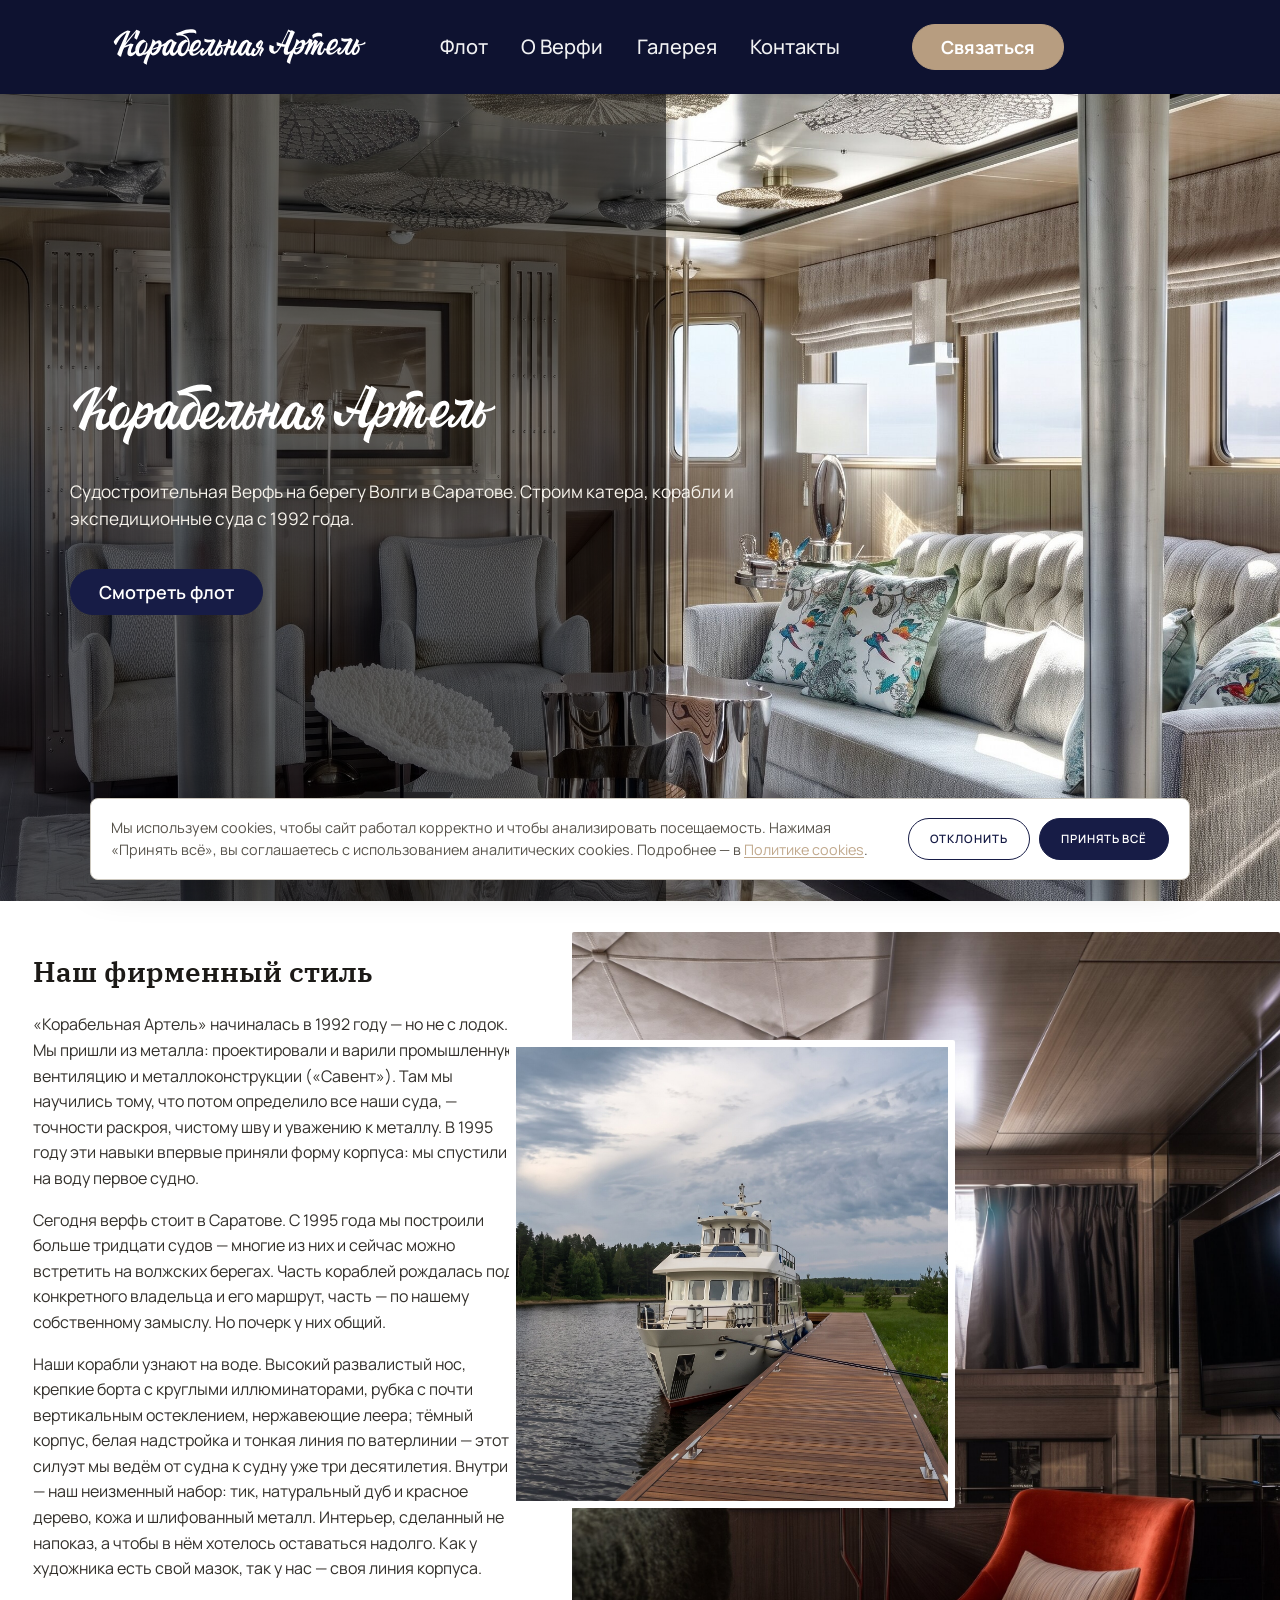
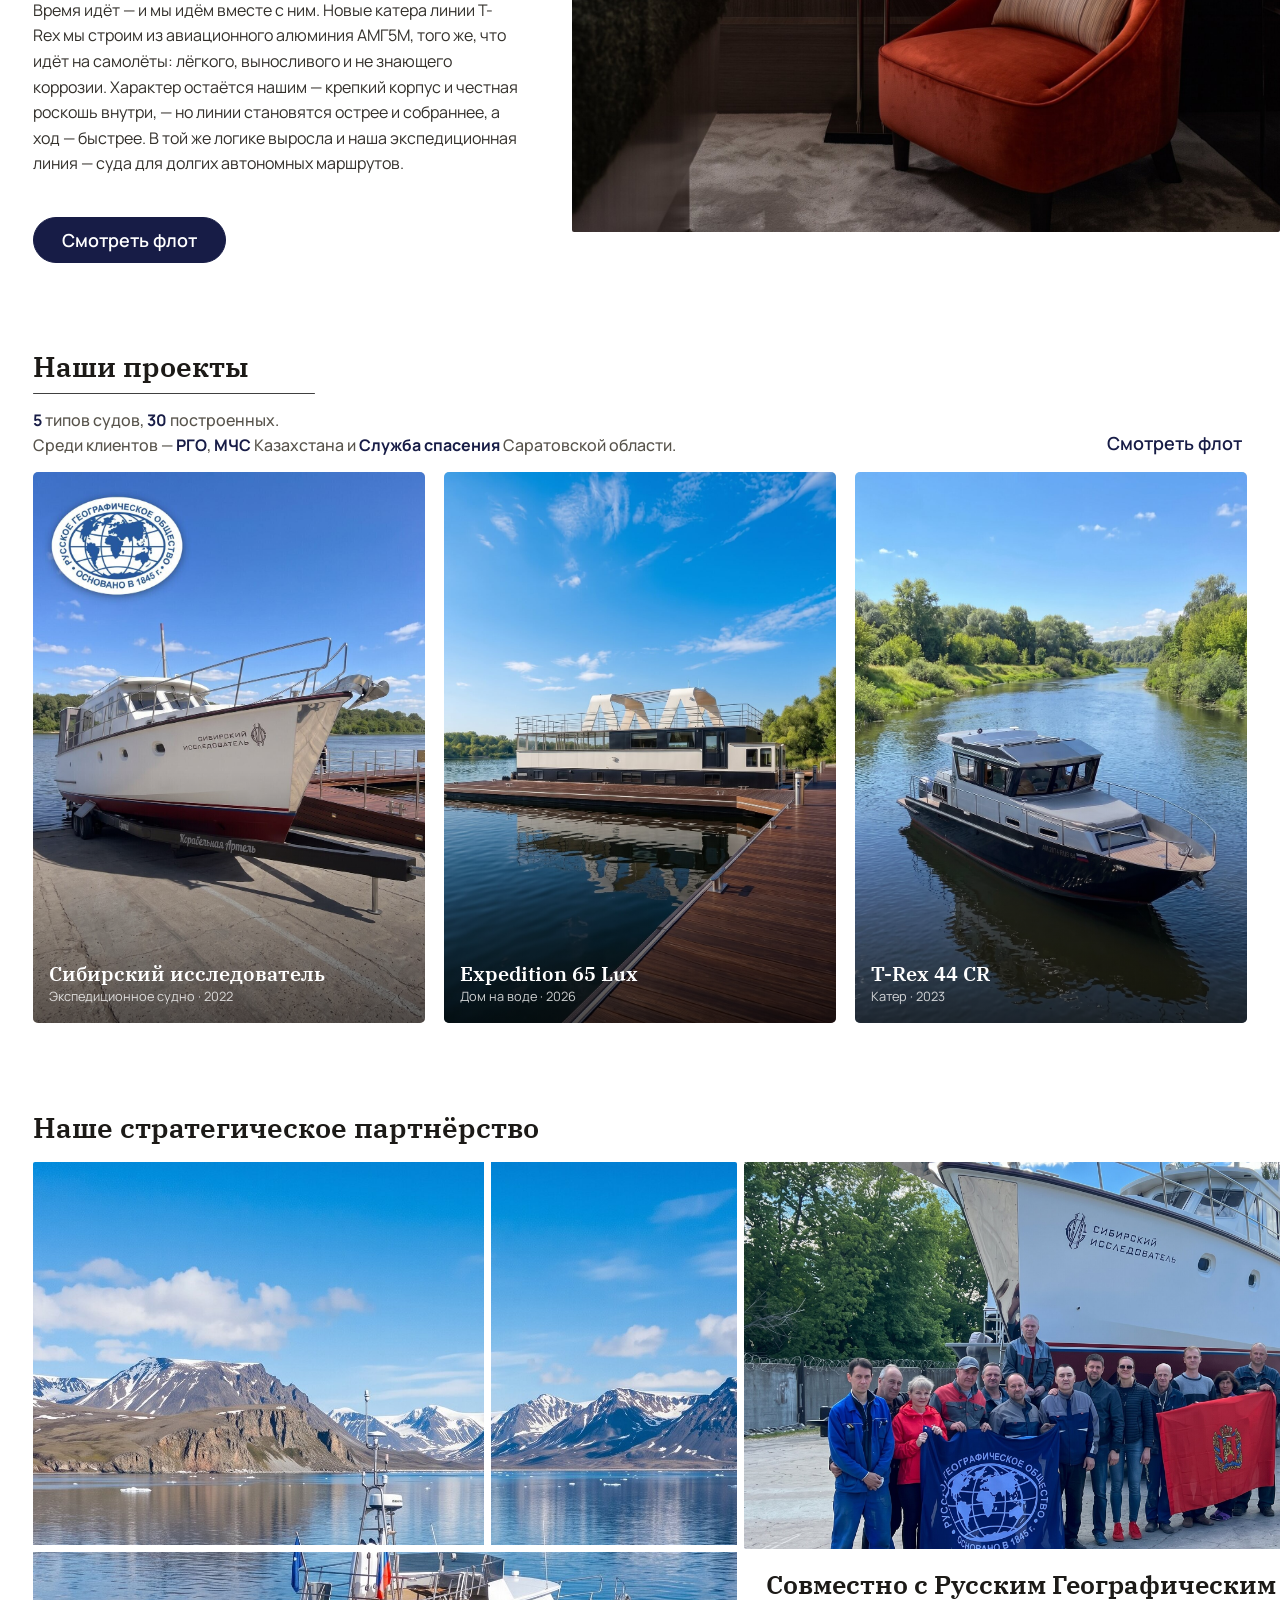
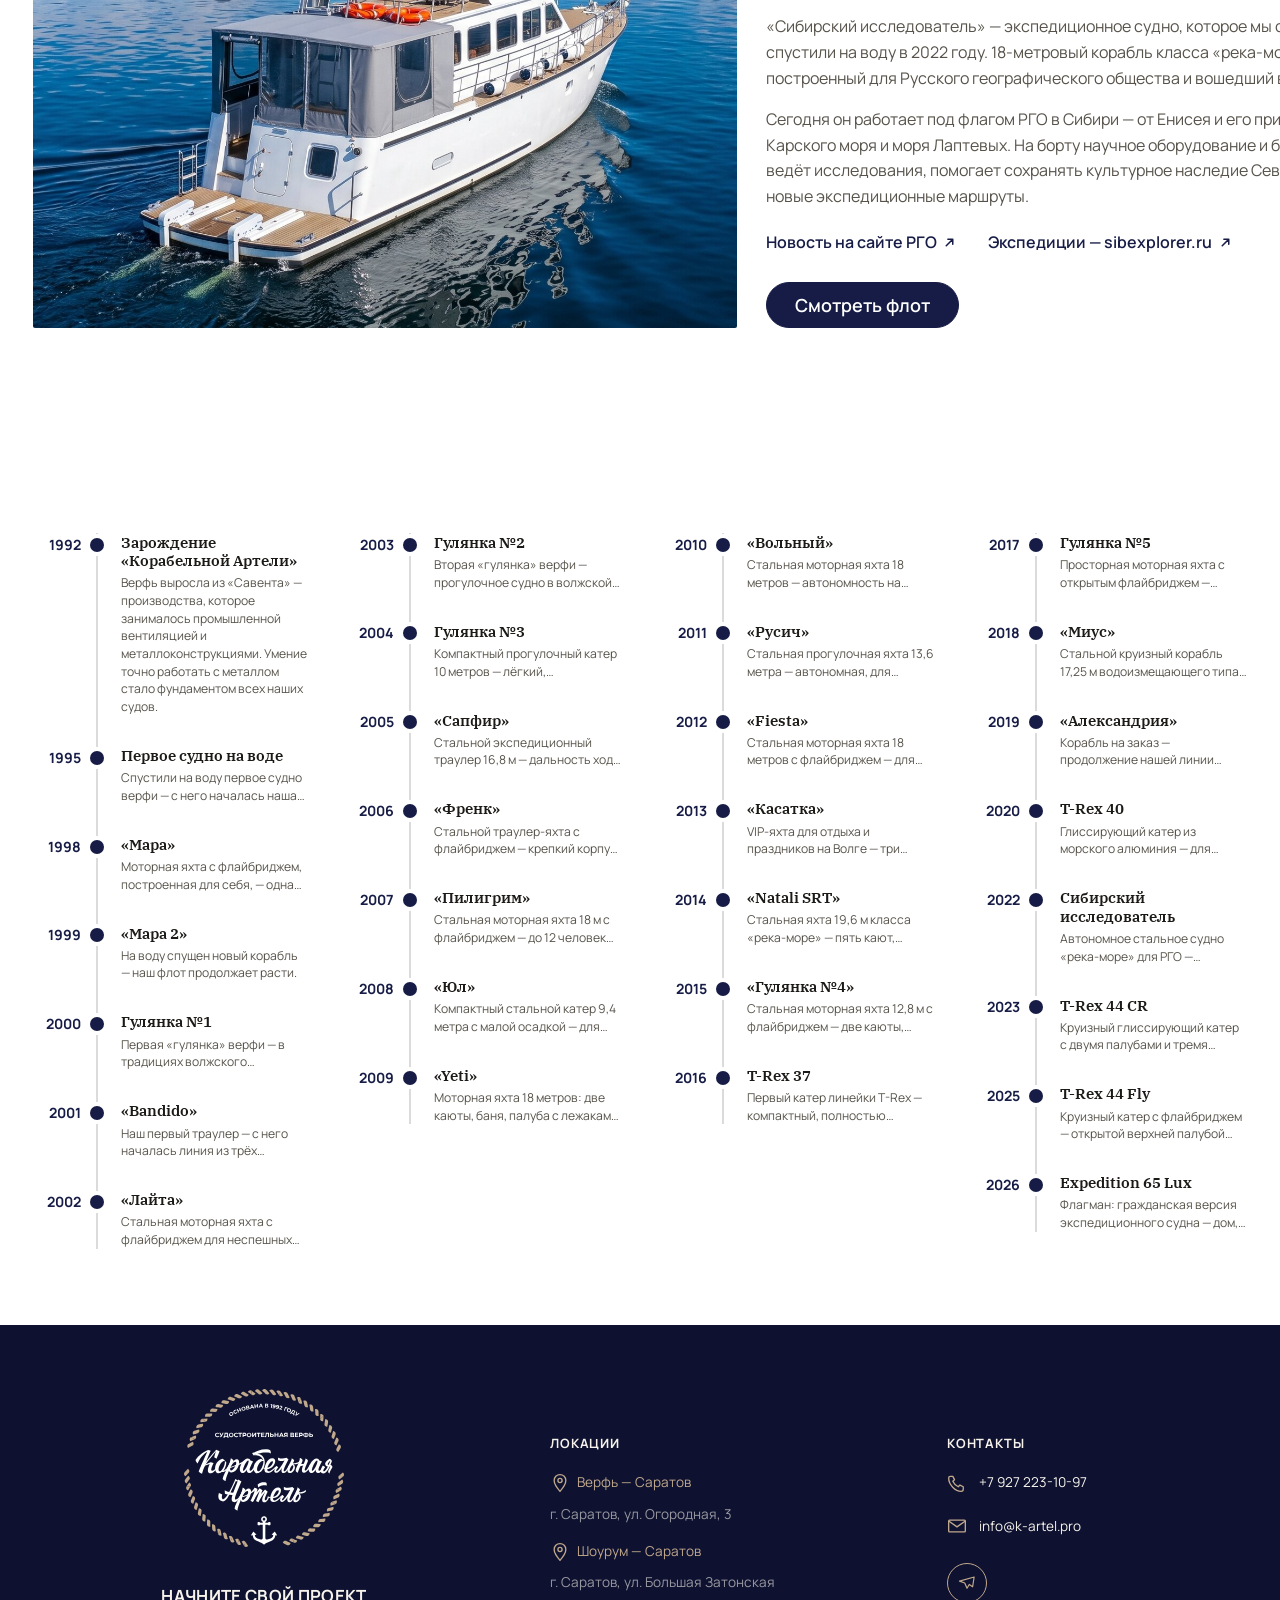
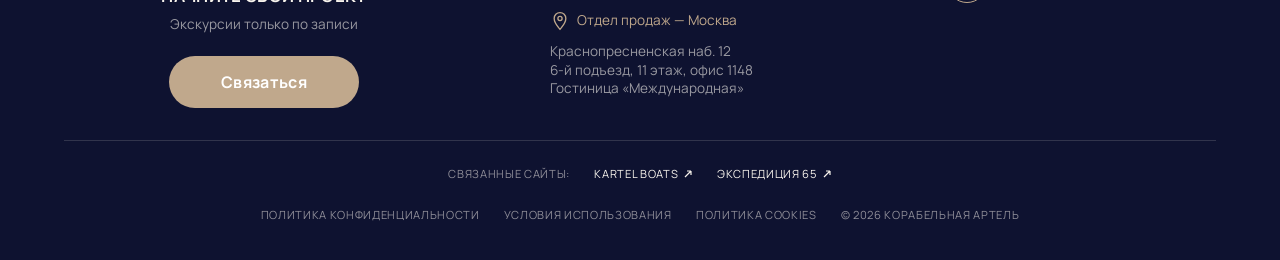
<file: about.html>
<!doctype html>
<html lang="ru">
<head>
<meta charset="utf-8">
<meta name="viewport" content="width=device-width, initial-scale=1">
<title>О верфи — Корабельная Артель</title>
<meta name="description" content="Судостроительная верфь «Корабельная Артель» на берегу Волги в Саратове: флот, производство и партнёрство с Русским географическим обществом.">
<link rel="preconnect" href="https://fonts.googleapis.com">
<link rel="preconnect" href="https://fonts.gstatic.com" crossorigin>
<link href="https://fonts.googleapis.com/css2?family=IBM+Plex+Serif:wght@400;500;600&family=Manrope:wght@400;500;600;700&display=swap" rel="stylesheet">
<link rel="stylesheet" href="css/styles.css?v=320">
</head>
<body>

  <!-- ===================== NAV (solid, interior page) ===================== -->
  <header class="nav nav--solid nav--sticky">
    <a class="nav__logo" href="index.html" aria-label="Корабельная артель">
      <img src="assets/logo/wordmark-white.svg" alt="Корабельная артель">
    </a>
    <nav class="nav__links">
      <a href="fleet.html">Флот</a>
      <a href="about.html">О Верфи</a>
      <!-- <a href="index.html#stories">Истории</a> -->
      <a href="gallery.html">Галерея</a>
      <a href="contact.html">Контакты</a>
    </nav>
    <a class="nav__cta js-contact-open" href="contact.html">Связаться</a>
  </header>

  <!-- ===================== ABOUT (wireframe) ===================== -->
  <main class="wf about" id="about">

    <!-- SECTION 1: HERO -->
    <section class="about-hero">
      <div class="about-hero__scrim"></div>
      <div class="about-hero__inner">
        <div class="about-hero__content">
          <div class="about-hero__title">
            <img class="about-hero__logo" src="assets/logo/wordmark-white.svg" alt="Корабельная артель">
          </div>
          <p class="about-hero__text">Судостроительная Верфь на берегу Волги в Саратове. Строим катера, корабли и экспедиционные суда с 1992 года.</p>
          <a class="btn btn--primary" href="fleet.html">Смотреть флот</a>
        </div>
      </div>
    </section>

    <!-- SECTION 2: WHERE IT ALL BEGAN -->
    <section class="wf-sec ab-began">
      <div class="ab-began__grid">
        <div class="ab-began__text">
          <header class="wf-sechead">
            <h2 class="wf-sectitle">Наш фирменный стиль</h2>
            <div class="wf-line wf-line--head"></div>
          </header>
          <p class="wf-body">«Корабельная Артель» начиналась в 1992 году — но не с лодок. Мы пришли из металла: проектировали и варили промышленную вентиляцию и металлоконструкции («Савент»). Там мы научились тому, что потом определило все наши суда, — точности раскроя, чистому шву и уважению к металлу. В 1995 году эти навыки впервые приняли форму корпуса: мы спустили на воду первое судно.</p>
          <p class="wf-body">Сегодня верфь стоит в Саратове. С 1995 года мы построили больше тридцати судов — многие из них и сейчас можно встретить на волжских берегах. Часть кораблей рождалась под конкретного владельца и его маршрут, часть — по нашему собственному замыслу. Но почерк у них общий.</p>
          <p class="wf-body">Наши корабли узнают на воде. Высокий развалистый нос, крепкие борта с круглыми иллюминаторами, рубка с почти вертикальным остеклением, нержавеющие леера; тёмный корпус, белая надстройка и тонкая линия по ватерлинии — этот силуэт мы ведём от судна к судну уже три десятилетия. Внутри — наш неизменный набор: тик, натуральный дуб и красное дерево, кожа и шлифованный металл. Интерьер, сделанный не напоказ, а чтобы в нём хотелось оставаться надолго. Как у художника есть свой мазок, так у нас — своя линия корпуса.</p>
          <p class="wf-body">Время идёт — и мы идём вместе с ним. Новые катера линии T-Rex мы строим из авиационного алюминия АМГ5М, того же, что идёт на самолёты: лёгкого, выносливого и не знающего коррозии. Характер остаётся нашим — крепкий корпус и честная роскошь внутри, — но линии становятся острее и собраннее, а ход — быстрее. В той же логике выросла и наша экспедиционная линия — суда для долгих автономных маршрутов.</p>
          <a class="btn btn--primary ab-began__btn" href="fleet.html">Смотреть флот</a>
        </div>
        <div class="ab-began__media">
          <div class="wf-box ab-began__img"></div>
          <div class="ab-began__card"></div>
        </div>
      </div>
    </section>

    <!-- SECTION 3: OUR PROJECTS -->
    <section class="wf-sec ab-proj">
      <header class="ab-proj__head">
        <div class="ab-proj__headleft">
          <div class="wf-sechead">
            <h2 class="wf-sectitle">Наши проекты</h2>
            <div class="wf-line wf-line--head"></div>
          </div>
          <p class="fleet__lead"><strong>5</strong> типов судов, <strong>30</strong> построенных.<br>Среди клиентов — <strong>РГО</strong>, <strong>МЧС</strong> Казахстана и <strong>Служба спасения</strong> Саратовской&nbsp;области.</p>
        </div>
        <a class="btn btn--tertiary" href="fleet.html">Смотреть флот</a>
      </header>
      <div class="ab-proj__grid">
        <a class="boat-card" href="boat.html?id=sibirsky" aria-label="Сибирский исследователь">
          <img class="boat-card__img" src="assets/img/sibirsky-card.jpg?v=219" alt="Сибирский исследователь">
          <div class="boat-card__scrim"></div>
          <div class="boat-card__meta">
            <div class="boat-card__name">Сибирский исследователь</div>
            <div class="boat-card__year">Экспедиционное судно · 2022</div>
          </div>
        </a>
        <a class="boat-card" href="boat.html?id=exp-65lux" aria-label="Expedition 65 Lux">
          <img class="boat-card__img" src="assets/img/exp65lux-card.jpg?v=219" alt="Expedition 65 Lux">
          <div class="boat-card__scrim"></div>
          <div class="boat-card__meta">
            <div class="boat-card__name">Expedition 65 Lux</div>
            <div class="boat-card__year">Дом на воде · 2026</div>
          </div>
        </a>
        <a class="boat-card" href="boat.html?id=trex-44cr" aria-label="T-Rex 44 CR">
          <img class="boat-card__img" src="assets/img/trex44cr-card.jpg?v=219" alt="T-Rex 44 CR">
          <div class="boat-card__scrim"></div>
          <div class="boat-card__meta">
            <div class="boat-card__name">T-Rex 44 CR</div>
            <div class="boat-card__year">Катер · 2023</div>
          </div>
        </a>
      </div>
    </section>

    <!-- SECTION 4: OUR STRATEGIC PARTNERSHIP -->
    <section class="wf-sec ab-partner" id="partner">
      <header class="ab-partner__head">
        <h2 class="wf-sectitle">Наше стратегическое партнёрство</h2>
      </header>
      <div class="ab-partner__band">
        <div class="wf-box ab-partner__img"></div>
        <div class="wf-box ab-partner__side"></div>
        <div class="ab-partner__content">
          <p class="ab-partner__caption">Совместно с Русским Географическим Обществом</p>
          <p class="ab-partner__body">«Сибирский исследователь» — экспедиционное судно, которое мы строили пять лет и спустили на воду в 2022 году. 18-метровый корабль класса «река-море» из стали, построенный для Русского географического общества и вошедший в его научный флот.</p>
          <p class="ab-partner__body">Сегодня он работает под флагом РГО в Сибири — от Енисея и его притоков до побережий Карского моря и моря Лаптевых. На борту научное оборудование и беспилотники: судно ведёт исследования, помогает сохранять культурное наследие Севера и открывает новые экспедиционные маршруты.</p>
          <div class="ab-partner__links">
            <a class="ab-partner__link" href="https://rgo.ru/activity/redaction/news/sibirskiy-issledovatel-popolnit-nauchnyy-flot-rgo/" target="_blank" rel="noopener">Новость на сайте РГО
              <svg width="13" height="13" viewBox="0 0 12 12" fill="none" aria-hidden="true"><path d="M3 9 9 3M9 3H4.5M9 3v4.5" stroke="currentColor" stroke-width="1.4" stroke-linecap="round" stroke-linejoin="round"/></svg>
            </a>
            <a class="ab-partner__link" href="https://sibexplorer.ru" target="_blank" rel="noopener">Экспедиции — sibexplorer.ru
              <svg width="13" height="13" viewBox="0 0 12 12" fill="none" aria-hidden="true"><path d="M3 9 9 3M9 3H4.5M9 3v4.5" stroke="currentColor" stroke-width="1.4" stroke-linecap="round" stroke-linejoin="round"/></svg>
            </a>
          </div>
          <a class="btn btn--primary" href="fleet.html">Смотреть флот</a>
        </div>
      </div>
    </section>

    <!-- SECTION 6: TIMELINE -->
    <section class="wf-sec ab-time">
      <header class="ab-time__head"></header>
      <div class="ab-time__track">
        <div class="ab-time__col">
        <div class="ab-time__item">
          <div class="ab-time__year">1992</div>
          <div class="ab-time__body">
            <div class="ab-time__dot"></div>
            <h3 class="ab-time__title">Зарождение «Корабельной Артели»</h3>
            <p class="ab-time__text">Верфь выросла из «Савента» — производства, которое занималось промышленной вентиляцией и металлоконструкциями. Умение точно работать с металлом стало фундаментом всех наших судов.</p>
          </div>
        </div>
        <div class="ab-time__item">
          <div class="ab-time__year">1995</div>
          <div class="ab-time__body">
            <div class="ab-time__dot"></div>
            <h3 class="ab-time__title">Первое судно на воде</h3>
            <p class="ab-time__text">Спустили на воду первое судно верфи — с него началась наша история на большой воде.</p>
          </div>
        </div>
        <div class="ab-time__item">
          <div class="ab-time__year">1998</div>
          <div class="ab-time__body">
            <div class="ab-time__dot"></div>
            <h3 class="ab-time__title">«Мара»</h3>
            <p class="ab-time__text">Моторная яхта с флайбриджем, построенная для себя, — одна из первых лодок верфи.</p>
          </div>
        </div>
        <div class="ab-time__item">
          <div class="ab-time__year">1999</div>
          <div class="ab-time__body">
            <div class="ab-time__dot"></div>
            <h3 class="ab-time__title">«Мара 2»</h3>
            <p class="ab-time__text">На воду спущен новый корабль — наш флот продолжает расти.</p>
          </div>
        </div>
        <div class="ab-time__item">
          <div class="ab-time__year">2000</div>
          <div class="ab-time__body">
            <div class="ab-time__dot"></div>
            <h3 class="ab-time__title">Гулянка №1</h3>
            <p class="ab-time__text">Первая «гулянка» верфи — в традициях волжского прогулочного судна этого типа.</p>
          </div>
        </div>
        <div class="ab-time__item">
          <div class="ab-time__year">2001</div>
          <div class="ab-time__body">
            <div class="ab-time__dot"></div>
            <h3 class="ab-time__title">«Bandido»</h3>
            <p class="ab-time__text">Наш первый траулер — с него началась линия из трёх кораблей этого типа.</p>
          </div>
        </div>
        <div class="ab-time__item">
          <div class="ab-time__year">2002</div>
          <div class="ab-time__body">
            <div class="ab-time__dot"></div>
            <h3 class="ab-time__title">«Лайта»</h3>
            <p class="ab-time__text">Стальная моторная яхта с флайбриджем для неспешных походов по большой воде.</p>
          </div>
        </div>
        </div>
        <div class="ab-time__col">
        <div class="ab-time__item">
          <div class="ab-time__year">2003</div>
          <div class="ab-time__body">
            <div class="ab-time__dot"></div>
            <h3 class="ab-time__title">Гулянка №2</h3>
            <p class="ab-time__text">Вторая «гулянка» верфи — прогулочное судно в волжской традиции.</p>
          </div>
        </div>
        <div class="ab-time__item">
          <div class="ab-time__year">2004</div>
          <div class="ab-time__body">
            <div class="ab-time__dot"></div>
            <h3 class="ab-time__title">Гулянка №3</h3>
            <p class="ab-time__text">Компактный прогулочный катер 10 метров — лёгкий, экономичный, с малой осадкой.</p>
          </div>
        </div>
        <div class="ab-time__item">
          <div class="ab-time__year">2005</div>
          <div class="ab-time__body">
            <div class="ab-time__dot"></div>
            <h3 class="ab-time__title">«Сапфир»</h3>
            <p class="ab-time__text">Стальной экспедиционный траулер 16,8 м — дальность хода свыше 3500 миль.</p>
          </div>
        </div>
        <div class="ab-time__item">
          <div class="ab-time__year">2006</div>
          <div class="ab-time__body">
            <div class="ab-time__dot"></div>
            <h3 class="ab-time__title">«Френк»</h3>
            <p class="ab-time__text">Стальной траулер-яхта с флайбриджем — крепкий корпус для дальних походов.</p>
          </div>
        </div>
        <div class="ab-time__item">
          <div class="ab-time__year">2007</div>
          <div class="ab-time__body">
            <div class="ab-time__dot"></div>
            <h3 class="ab-time__title">«Пилигрим»</h3>
            <p class="ab-time__text">Стальная моторная яхта 18 м с флайбриджем — до 12 человек на борту, дальность до 1300 миль.</p>
          </div>
        </div>
        <div class="ab-time__item">
          <div class="ab-time__year">2008</div>
          <div class="ab-time__body">
            <div class="ab-time__dot"></div>
            <h3 class="ab-time__title">«Юл»</h3>
            <p class="ab-time__text">Компактный стальной катер 9,4 метра с малой осадкой — для неспешных прогулок по реке.</p>
          </div>
        </div>
        <div class="ab-time__item">
          <div class="ab-time__year">2009</div>
          <div class="ab-time__body">
            <div class="ab-time__dot"></div>
            <h3 class="ab-time__title">«Yeti»</h3>
            <p class="ab-time__text">Моторная яхта 18 метров: две каюты, баня, палуба с лежаками и мангалом.</p>
          </div>
        </div>
        </div>
        <div class="ab-time__col">
        <div class="ab-time__item">
          <div class="ab-time__year">2010</div>
          <div class="ab-time__body">
            <div class="ab-time__dot"></div>
            <h3 class="ab-time__title">«Вольный»</h3>
            <p class="ab-time__text">Стальная моторная яхта 18 метров — автономность на несколько суток, дальность до 1000 км.</p>
          </div>
        </div>
        <div class="ab-time__item">
          <div class="ab-time__year">2011</div>
          <div class="ab-time__body">
            <div class="ab-time__dot"></div>
            <h3 class="ab-time__title">«Русич»</h3>
            <p class="ab-time__text">Стальная прогулочная яхта 13,6 метра — автономная, для компании до 10 человек.</p>
          </div>
        </div>
        <div class="ab-time__item">
          <div class="ab-time__year">2012</div>
          <div class="ab-time__body">
            <div class="ab-time__dot"></div>
            <h3 class="ab-time__title">«Fiesta»</h3>
            <p class="ab-time__text">Стальная моторная яхта 18 метров с флайбриджем — для дальних прогулок по большой воде.</p>
          </div>
        </div>
        <div class="ab-time__item">
          <div class="ab-time__year">2013</div>
          <div class="ab-time__body">
            <div class="ab-time__dot"></div>
            <h3 class="ab-time__title">«Касатка»</h3>
            <p class="ab-time__text">VIP-яхта для отдыха и праздников на Волге — три палубы, русская сауна, до 10 гостей.</p>
          </div>
        </div>
        <div class="ab-time__item">
          <div class="ab-time__year">2014</div>
          <div class="ab-time__body">
            <div class="ab-time__dot"></div>
            <h3 class="ab-time__title">«Natali SRT»</h3>
            <p class="ab-time__text">Стальная яхта 19,6 м класса «река-море» — пять кают, автономность, дальность свыше 1600 км.</p>
          </div>
        </div>
        <div class="ab-time__item">
          <div class="ab-time__year">2015</div>
          <div class="ab-time__body">
            <div class="ab-time__dot"></div>
            <h3 class="ab-time__title">«Гулянка №4»</h3>
            <p class="ab-time__text">Стальная моторная яхта 12,8 м с флайбриджем — две каюты, салон и камбуз, полная автономность.</p>
          </div>
        </div>
        <div class="ab-time__item">
          <div class="ab-time__year">2016</div>
          <div class="ab-time__body">
            <div class="ab-time__dot"></div>
            <h3 class="ab-time__title">T-Rex 37</h3>
            <p class="ab-time__text">Первый катер линейки T-Rex — компактный, полностью автономный, с водолазным оснащением.</p>
          </div>
        </div>
        </div>
        <div class="ab-time__col">
        <div class="ab-time__item">
          <div class="ab-time__year">2017</div>
          <div class="ab-time__body">
            <div class="ab-time__dot"></div>
            <h3 class="ab-time__title">Гулянка №5</h3>
            <p class="ab-time__text">Просторная моторная яхта с открытым флайбриджем — прогулочный катер для отдыха на Волге.</p>
          </div>
        </div>
        <div class="ab-time__item">
          <div class="ab-time__year">2018</div>
          <div class="ab-time__body">
            <div class="ab-time__dot"></div>
            <h3 class="ab-time__title">«Миус»</h3>
            <p class="ab-time__text">Стальной круизный корабль 17,25 м водоизмещающего типа — для дальних походов по большой воде.</p>
          </div>
        </div>
        <div class="ab-time__item">
          <div class="ab-time__year">2019</div>
          <div class="ab-time__body">
            <div class="ab-time__dot"></div>
            <h3 class="ab-time__title">«Александрия»</h3>
            <p class="ab-time__text">Корабль на заказ — продолжение нашей линии больших водоизмещающих судов.</p>
          </div>
        </div>
        <div class="ab-time__item">
          <div class="ab-time__year">2020</div>
          <div class="ab-time__body">
            <div class="ab-time__dot"></div>
            <h3 class="ab-time__title">T-Rex 40</h3>
            <p class="ab-time__text">Глиссирующий катер из морского алюминия — для автономных выходов по рекам и морю.</p>
          </div>
        </div>
        <div class="ab-time__item">
          <div class="ab-time__year">2022</div>
          <div class="ab-time__body">
            <div class="ab-time__dot"></div>
            <h3 class="ab-time__title">Сибирский исследователь</h3>
            <p class="ab-time__text">Автономное стальное судно «река-море» для РГО — построено для арктических экспедиций.</p>
          </div>
        </div>
        <div class="ab-time__item">
          <div class="ab-time__year">2023</div>
          <div class="ab-time__body">
            <div class="ab-time__dot"></div>
            <h3 class="ab-time__title">T-Rex 44 CR</h3>
            <p class="ab-time__text">Круизный глиссирующий катер с двумя палубами и тремя каютами.</p>
          </div>
        </div>
        <div class="ab-time__item">
          <div class="ab-time__year">2025</div>
          <div class="ab-time__body">
            <div class="ab-time__dot"></div>
            <h3 class="ab-time__title">T-Rex 44 Fly</h3>
            <p class="ab-time__text">Круизный катер с флайбриджем — открытой верхней палубой для отдыха и управления.</p>
          </div>
        </div>
        <div class="ab-time__item">
          <div class="ab-time__year">2026</div>
          <div class="ab-time__body">
            <div class="ab-time__dot"></div>
            <h3 class="ab-time__title">Expedition 65 Lux</h3>
            <p class="ab-time__text">Флагман: гражданская версия экспедиционного судна — дом, который идёт за впечатлением.</p>
          </div>
        </div>
        </div>
      </div>
    </section>

  </main>

  <!-- ===================== FOOTER ===================== -->
  <footer class="foot">
    <div class="foot__inner">
      <div class="foot__top">
        <div class="foot__col">
          <a class="foot__brand" href="index.html" aria-label="Корабельная артель">
            <img src="assets/logo/seal-white.svg" alt="Корабельная артель">
          </a>
          <h3 class="foot__eyebrow">Начните свой проект</h3>
          <p class="foot__sub">Экскурсии только по записи</p>
          <a class="foot__cta" href="index.html#locations">Связаться</a>
        </div>
        <div class="foot__col">
          <p class="foot__coltitle">Локации</p>
          <ul class="foot__locs">
            <li>
              <a class="foot__loc-name" href="https://yandex.ru/maps/194/saratov/?ll=45.975715%2C51.514432&mode=poi&poi%5Bpoint%5D=45.975110%2C51.514426&poi%5Buri%5D=ymapsbm1%3A%2F%2Forg%3Foid%3D194729155833&z=18.88" target="_blank" rel="noopener">
                <svg width="20" height="20" viewBox="0 0 24 24" fill="none"><path d="M12 2C16 2 19 5 19 9c0 5-7 13-7 13S5 14 5 9c0-4 3-7 7-7Z" stroke="currentColor" stroke-width="1.6"/><circle cx="12" cy="9" r="2.5" stroke="currentColor" stroke-width="1.6"/></svg>
                Верфь — Саратов
              </a>
              <div class="foot__loc-lines"><p>г. Саратов, ул. Огородная, 3</p></div>
            </li>
            <li>
              <a class="foot__loc-name" href="https://yandex.ru/maps/org/pristan/169654831303/?ll=46.082849%2C51.543943&z=18.8" target="_blank" rel="noopener">
                <svg width="20" height="20" viewBox="0 0 24 24" fill="none"><path d="M12 2C16 2 19 5 19 9c0 5-7 13-7 13S5 14 5 9c0-4 3-7 7-7Z" stroke="currentColor" stroke-width="1.6"/><circle cx="12" cy="9" r="2.5" stroke="currentColor" stroke-width="1.6"/></svg>
                Шоурум — Саратов
              </a>
              <div class="foot__loc-lines"><p>г. Саратов, ул. Большая Затонская</p></div>
            </li>
            <li>
              <a class="foot__loc-name" href="https://yandex.ru/maps/org/kartel_boats/22422353256/?ll=37.556388%2C55.754203&z=17.13" target="_blank" rel="noopener">
                <svg width="20" height="20" viewBox="0 0 24 24" fill="none"><path d="M12 2C16 2 19 5 19 9c0 5-7 13-7 13S5 14 5 9c0-4 3-7 7-7Z" stroke="currentColor" stroke-width="1.6"/><circle cx="12" cy="9" r="2.5" stroke="currentColor" stroke-width="1.6"/></svg>
                Отдел продаж — Москва
              </a>
              <div class="foot__loc-lines">
                <p>Краснопресненская наб. 12</p>
                <p>6-й подъезд, 11 этаж, офис 1148</p>
                <p>Гостиница «Международная»</p>
              </div>
            </li>
          </ul>
        </div>
        <div class="foot__col">
          <p class="foot__coltitle">Контакты</p>
          <ul class="foot__contacts">
            <li>
              <a class="foot__contact" href="tel:+79272231097">
                <svg width="20" height="20" viewBox="0 0 24 24" fill="none"><path d="M4 4h3l2 4-2 2c1.5 3.5 3 5 6.5 6.5l2-2 4 2v3c0 1.5-1 2.5-2.5 2.5C10 22 2 14 2 6 2 4.5 3 4 4 4Z" stroke="currentColor" stroke-width="1.6" stroke-linejoin="round"/></svg>
                +7 927 223-10-97
              </a>
            </li>
            <li>
              <a class="foot__contact" href="mailto:info@k-artel.pro">
                <svg width="20" height="20" viewBox="0 0 24 24" fill="none"><rect x="2" y="5" width="20" height="14" rx="1" stroke="currentColor" stroke-width="1.6"/><path d="M2 6l10 7 10-7" stroke="currentColor" stroke-width="1.6"/></svg>
                info@k-artel.pro
              </a>
            </li>
          </ul>
          <div class="foot__social">
            <a class="foot__soc" href="https://t.me/KARTELBOATS_RU" target="_blank" rel="noopener" aria-label="Telegram">
              <svg width="18" height="18" viewBox="0 0 24 24" fill="none"><path d="M21.5 4 2 9.5 9 12l3 7 3-5 4.5 3L21.5 4Z" stroke="currentColor" stroke-width="1.6" stroke-linejoin="round"/></svg>
            </a>
          </div>
        </div>
      </div>

      <hr class="foot__hr">

      <div class="foot__related">
        <span class="foot__related-label">Связанные сайты:</span>
        <a href="https://kartelboats.ru" target="_blank" rel="noopener">Kartel Boats
          <svg width="10" height="10" viewBox="0 0 10 10" fill="none"><path d="M2 8 8 2M8 2H4M8 2v4" stroke="currentColor" stroke-width="1.2"/></svg>
        </a>
        <a href="https://expedition65.ru" target="_blank" rel="noopener">Экспедиция 65
          <svg width="10" height="10" viewBox="0 0 10 10" fill="none"><path d="M2 8 8 2M8 2H4M8 2v4" stroke="currentColor" stroke-width="1.2"/></svg>
        </a>
      </div>

      <div class="foot__legal">
        <a href="privacy.html">Политика конфиденциальности</a>
        <a href="terms.html">Условия использования</a>
        <a href="cookies.html">Политика cookies</a>
        <span>© 2026 Корабельная Артель</span>
      </div>
    </div>
  </footer>

  <!-- deep-link (#partner from the landing "Наш партнёр"): genuine arrival from
       another page scrolls to the section (re-scrolling after images settle);
       a reload cleans the hash and returns to the top, no jolt. -->
  <script>
    if ('scrollRestoration' in history) history.scrollRestoration = 'manual';
    (function () {
      if (!location.hash) return;
      var hash = location.hash, fromOther = false;
      try { fromOther = !!document.referrer && new URL(document.referrer).pathname !== location.pathname; } catch (e) {}
      history.replaceState(null, '', location.pathname + location.search);
      if (fromOther) {
        var toHash = function () { var t = document.querySelector(hash); if (t) t.scrollIntoView({ behavior: 'instant', block: 'start' }); };
        toHash();
        window.addEventListener('load', toHash);
        setTimeout(toHash, 400);
      } else {
        window.scrollTo({ top: 0, behavior: 'instant' });
      }
    })();
  </script>
  <script src="js/nav.js?v=1"></script>
  <script src="js/contact-modal.js?v=3"></script>
  <script src="js/cookie-consent.js?v=1"></script>
</body>
</html>
</file>
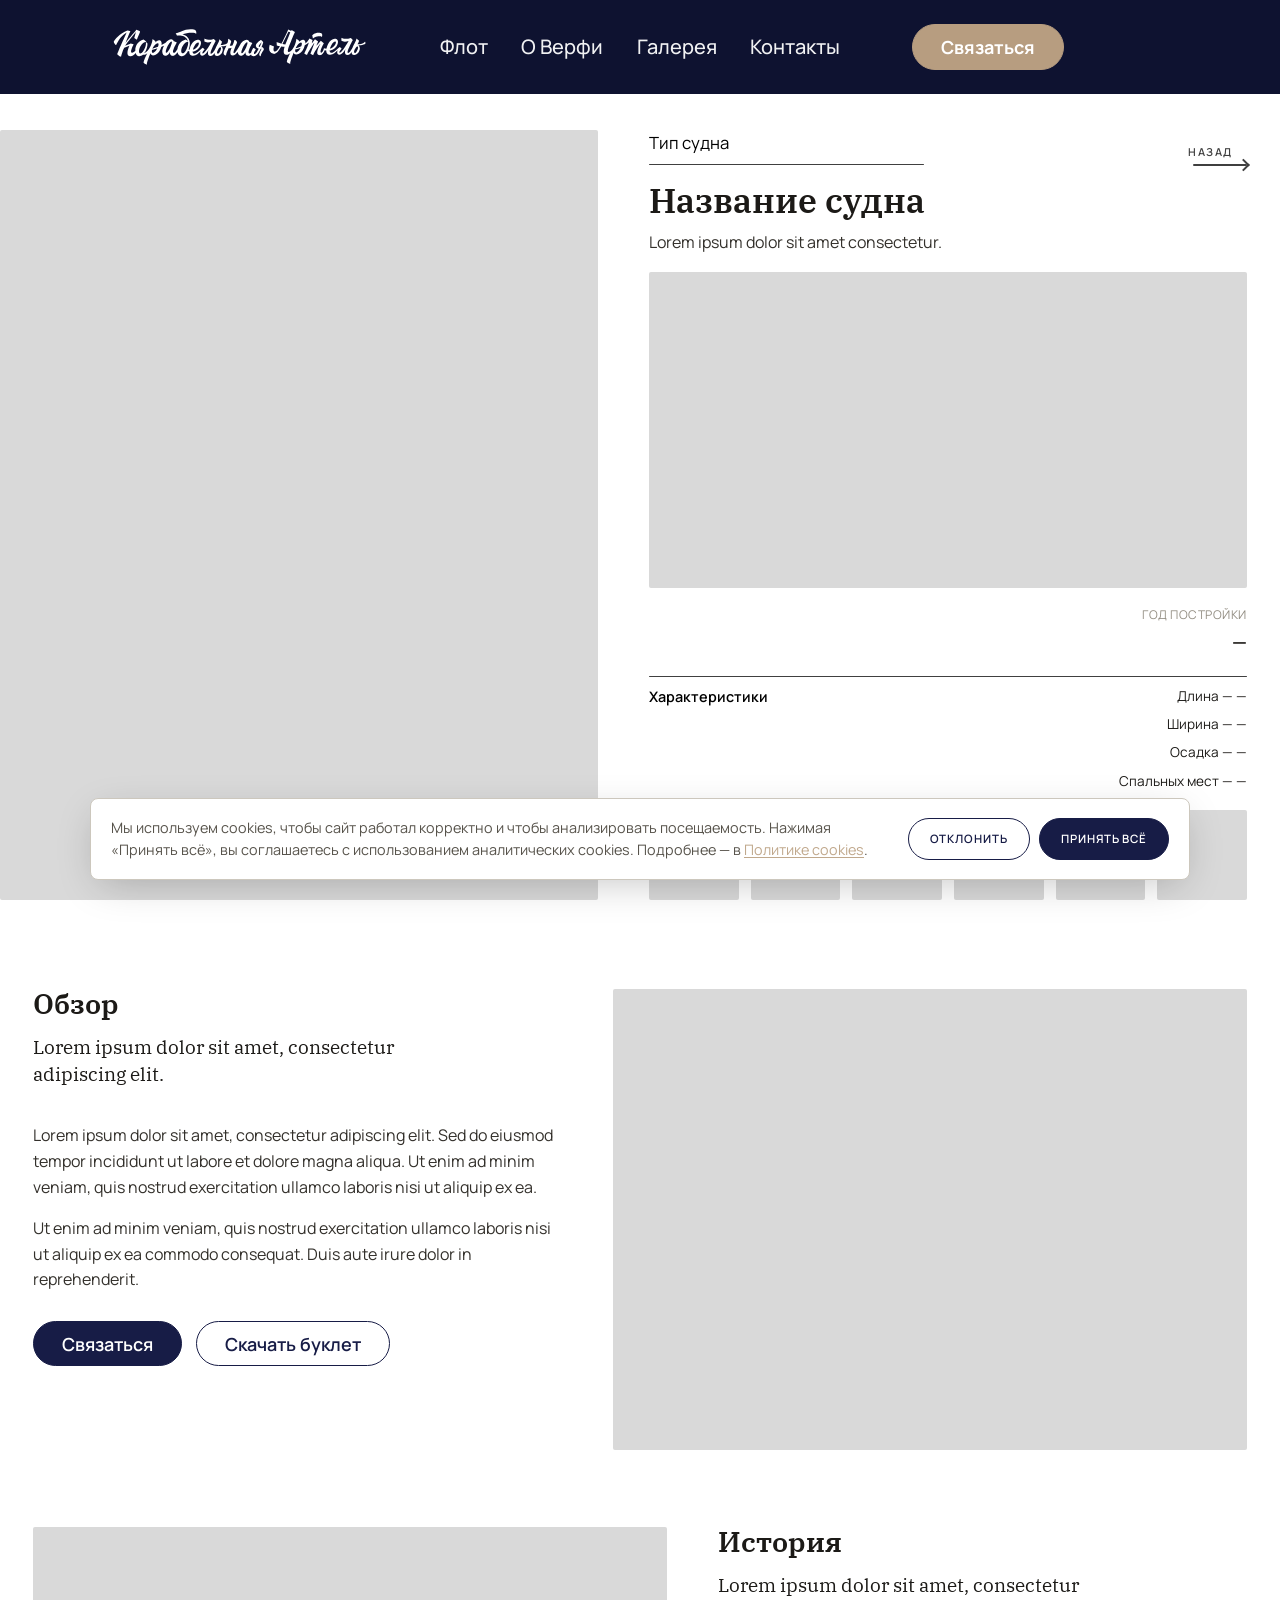
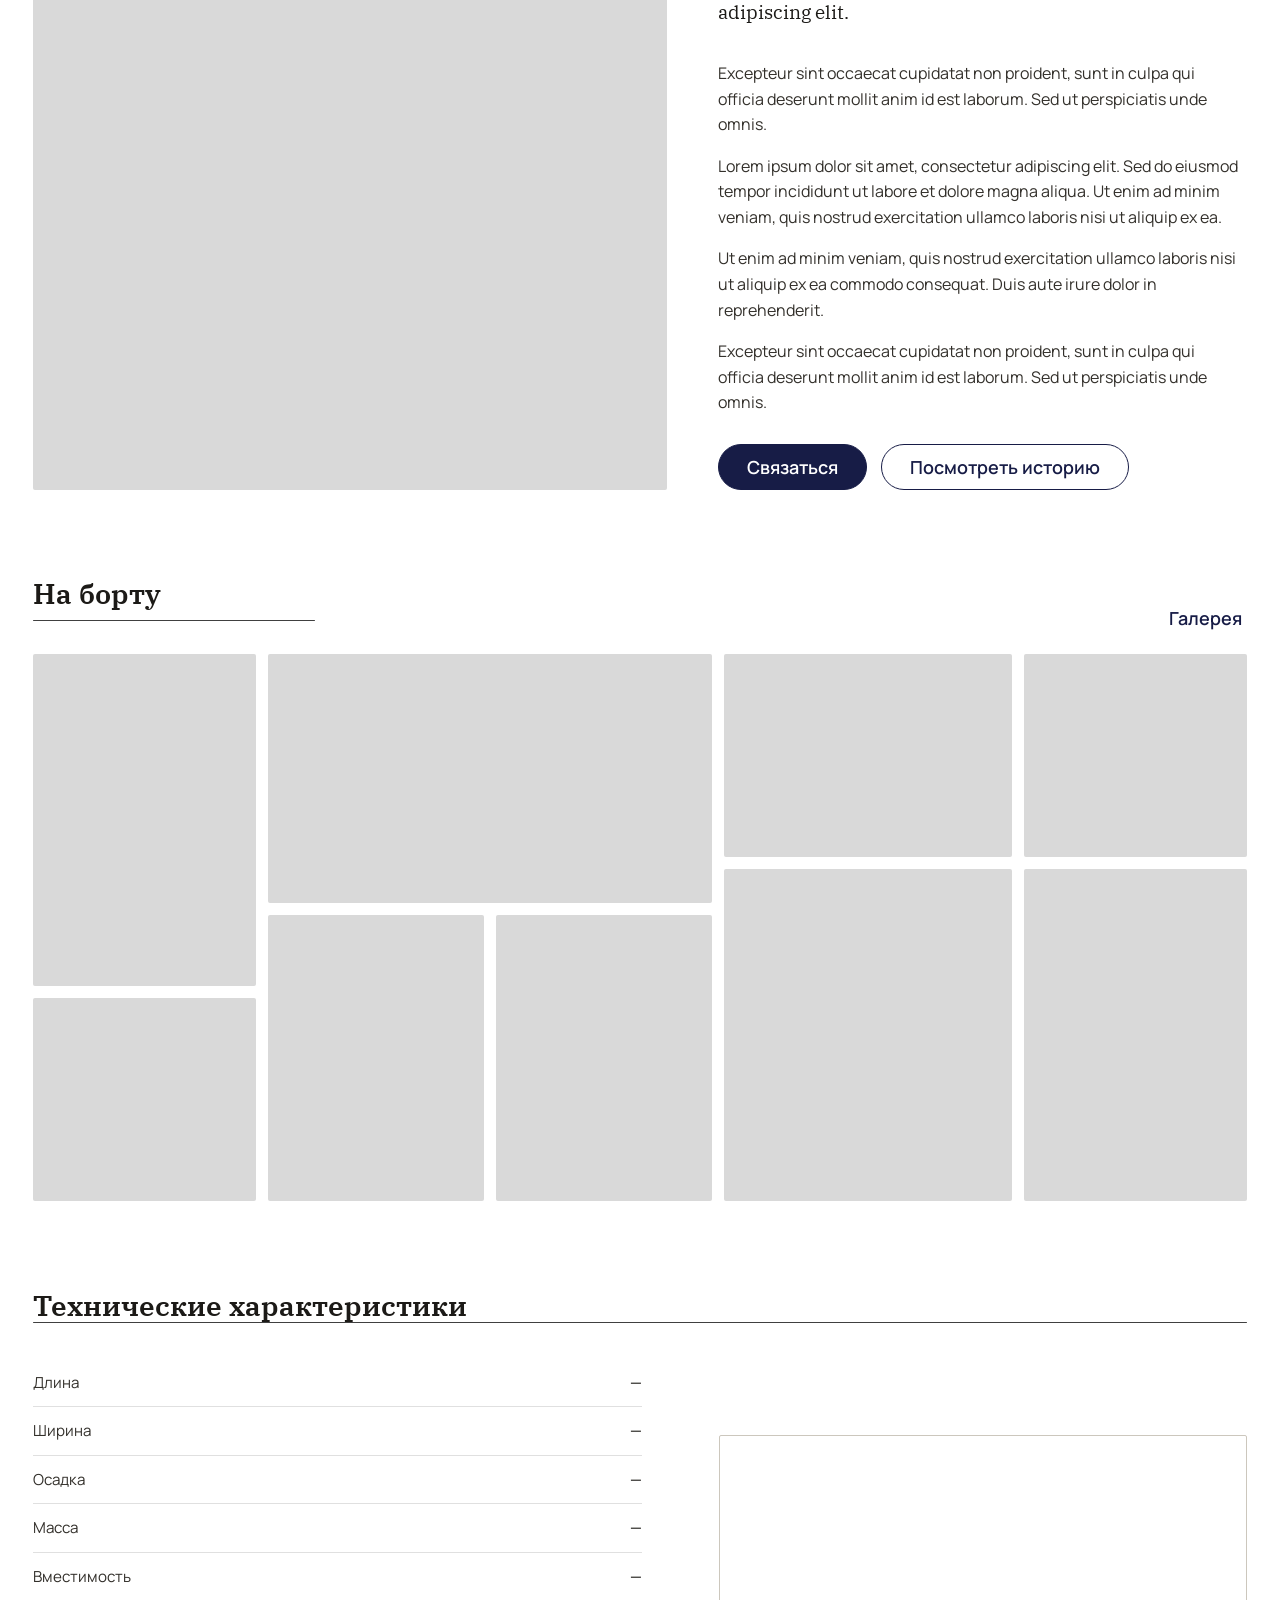
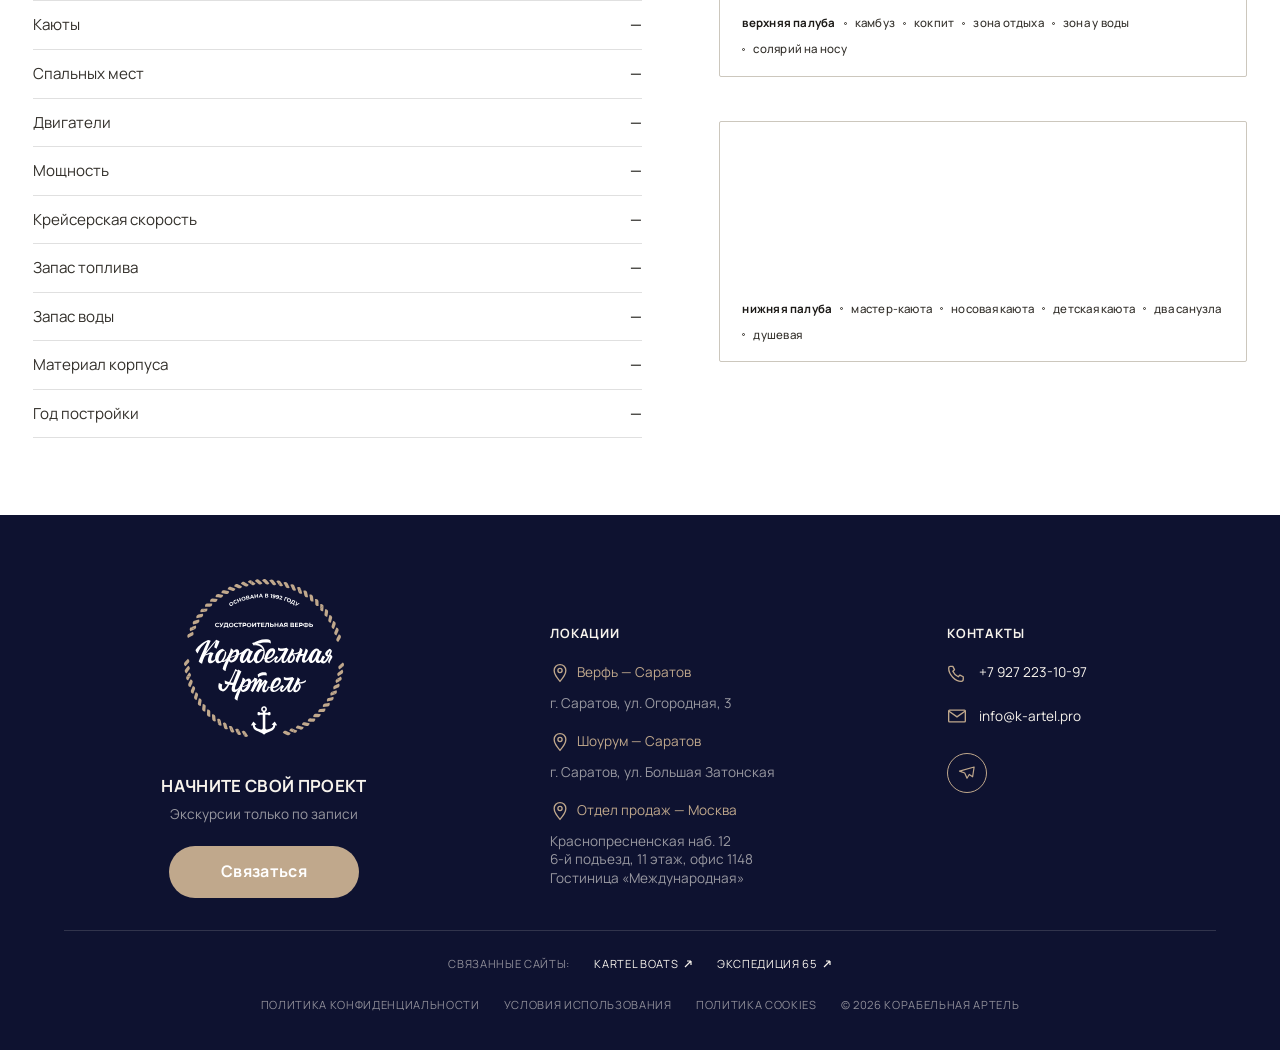
<file: boat.html>
<!doctype html>
<html lang="ru">
<head>
<meta charset="utf-8">
<meta name="viewport" content="width=device-width, initial-scale=1">
<title>Судно — Корабельная Артель</title>
<meta name="description" content="Катера, корабли и экспедиционные суда судостроительной верфи «Корабельная Артель» в Саратове.">
<link rel="preconnect" href="https://fonts.googleapis.com">
<link rel="preconnect" href="https://fonts.gstatic.com" crossorigin>
<link href="https://fonts.googleapis.com/css2?family=IBM+Plex+Serif:wght@400;500;600&family=Manrope:wght@400;500;600;700&display=swap" rel="stylesheet">
<link rel="stylesheet" href="css/styles.css?v=320">
</head>
<body>

  <!-- ===================== NAV (solid, interior page) ===================== -->
  <header class="nav nav--solid">
    <a class="nav__logo" href="index.html" aria-label="Корабельная артель">
      <img src="assets/logo/wordmark-white.svg" alt="Корабельная артель">
    </a>
    <nav class="nav__links">
      <a href="fleet.html">Флот</a>
      <a href="about.html">О Верфи</a>
      <!-- <a href="index.html#stories">Истории</a> -->
      <a href="gallery.html">Галерея</a>
      <a href="contact.html">Контакты</a>
    </nav>
    <a class="nav__cta js-contact-open" href="contact.html">Связаться</a>
  </header>

  <main class="wf" id="boat">

    <!-- SECTION 1: HERO -->
    <section class="wf-hero">
      <div class="wf-box wf-hero__img"></div>
      <div class="wf-hero__info">
        <a class="wf-hero__fleet" href="fleet.html"><span class="wf-hero__fleet-label">Назад</span></a>
        <div class="wf-field"><span class="wf-label">Глиссирующий катер</span><div class="wf-line wf-line--short"></div></div>
        <div class="wf-field"><span class="wf-name">T-Rex 44 CR</span></div>
        <p class="wf-desc">Круизный глиссирующий катер с двумя палубами и тремя каютами.</p>
        <div class="wf-box wf-hero__img2"></div>
        <div class="wf-year">
          <span class="wf-year__label">Год постройки</span>
          <span class="wf-year__num">2023</span>
        </div>
        <div class="wf-line"></div>
        <div class="wf-specs">
          <span class="wf-label">Характеристики</span>
          <ul class="spec-list">
            <li>Длина — 13,3 м</li>
            <li>Ширина — 3,5 м</li>
            <li>Осадка — 0,75 м</li>
            <li>Спальных мест — 10</li>
          </ul>
        </div>
        <div class="wf-thumbs">
          <div class="wf-box"></div><div class="wf-box"></div><div class="wf-box"></div>
          <div class="wf-box"></div><div class="wf-box"></div><div class="wf-box"></div>
        </div>
      </div>
    </section>

    <!-- SECTION 2: OVERVIEW -->
    <section class="wf-sec wf-overview">
      <div class="wf-overview__grid">
        <header class="wf-sechead">
          <h2 class="wf-sectitle">Обзор</h2>
          <p class="wf-lead">По сути — квартира на воде: автономная, безопасная и готовая к долгим переходам.</p>
        </header>
        <div class="wf-overview__text">
          <p class="wf-body">На борту — три каюты и до 10 спальных мест на двух палубах. На верхней палубе разместились кают-компания, камбуз, пост управления и две открытые лаунж-зоны; на нижней — мастер-каюта, кормовая и средняя каюты, два санузла и душевая.</p>
          <p class="wf-body">Автономность обеспечивают топливные баки на 800 л, запас пресной воды 250 л, солнечная панель 360 Вт и независимые системы отопления и кондиционирования. Современная электрика и электроника позволяют подолгу оставаться вдали от берега.</p>
          <div class="wf-btns">
            <a class="btn btn--primary js-contact-open" href="index.html#locations">Связаться</a>
            <a class="btn btn--secondary" href="#">Скачать буклет</a>
          </div>
        </div>
        <div class="wf-box wf-overview__img"></div>
      </div>
    </section>

    <!-- SECTION 3: STORY / MATERIALS -->
    <section class="wf-sec wf-story">
      <div class="wf-story__grid">
        <div class="wf-box wf-story__img"></div>
        <header class="wf-sechead">
          <h2 class="wf-sectitle">История</h2>
          <p class="wf-lead">Его история только начинается.</p>
        </header>
        <div class="wf-story__text">
          <p class="wf-body">T-Rex 44&nbsp;CR появился на воде в 2023 году — третий в линейке. Каждый катер этой линейки единственный в своём роде: двух одинаковых не бывает. Он — один из самых больших и просторных: места на борту хватает, чтобы стать настоящим домом для семьи.</p>
          <p class="wf-body">Свой путь он начинает как <span style="font-weight:600">участник Саратовского лодочного фестиваля 2026 года</span> — это его первое публичное появление и точка отсчёта собственной истории. Фестиваль прошёл с 31 июля по 2 августа и собрал более двадцати судостроительных компаний, представивших свои катера и яхты на воде и на берегу, — среди них был и он.</p>
          <p class="wf-body"></p>
          <p class="wf-body"></p>
          <div class="wf-btns">
            <a class="btn btn--primary" href="index.html#locations">Связаться</a>
            <a class="btn btn--secondary" href="#">Посмотреть историю</a>
          </div>
        </div>
      </div>
    </section>

    <!-- SECTION 4: HOP ON BOARD / GALLERY -->
    <section class="wf-sec wf-gallery-sec">
      <header class="wf-gallery__head">
        <div class="wf-sechead">
          <h2 class="wf-sectitle">На борту</h2>
          <div class="wf-line wf-line--head"></div>
        </div>
        <a class="btn btn--tertiary wf-gallery__btn" href="#">Галерея</a>
      </header>
      <div class="wf-gallery">
        <div class="wf-gallery__col wf-gallery__col--sideL">
          <div class="wf-box"></div>
          <div class="wf-box"></div>
        </div>
        <div class="wf-gallery__col wf-gallery__col--left">
          <div class="wf-box"></div>
          <div class="wf-gallery__pair">
            <div class="wf-box"></div>
            <div class="wf-box"></div>
          </div>
        </div>
        <div class="wf-gallery__col wf-gallery__col--right">
          <div class="wf-box"></div>
          <div class="wf-box"></div>
        </div>
        <div class="wf-gallery__col wf-gallery__col--sideR">
          <div class="wf-box"></div>
          <div class="wf-box"></div>
        </div>
      </div>
    </section>

    <!-- SECTION 5: STANDARD SPECIFICATIONS -->
    <section class="wf-sec wf-specsheet">
      <header class="wf-sechead">
        <h2 class="wf-sectitle">Технические характеристики</h2>
        <div class="wf-line wf-line--full"></div>
      </header>
      <div class="wf-specsheet__grid">
        <div class="wf-specsheet__left">
          <ul class="wf-spectable">
            <li><span>Длина</span><span>13,3 м</span></li>
            <li><span>Ширина</span><span>3,48 м</span></li>
            <li><span>Осадка</span><span>0,55–0,75 м</span></li>
            <li><span>Масса</span><span>8 000 кг</span></li>
            <li><span>Вместимость</span><span>12 человек</span></li>
            <li><span>Каюты</span><span>3</span></li>
            <li><span>Спальных мест</span><span>10</span></li>
            <li><span>Двигатели</span><span>2 × Yamaha F300</span></li>
            <li><span>Мощность</span><span>600 л.с.</span></li>
            <li><span>Крейсерская скорость</span><span>50 км/ч</span></li>
            <li><span>Запас топлива</span><span>800 л (2×400)</span></li>
            <li><span>Запас воды</span><span>250 л</span></li>
            <li><span>Материал корпуса</span><span>АМг5М</span></li>
            <li><span>Год постройки</span><span>2023</span></li>
          </ul>
        </div>
        <div class="wf-specsheet__right">
          <div class="wf-plans">
            <div class="wf-box wf-plans__img">
              <ul class="wf-plan__label">
                <li class="wf-plan__deck">верхняя палуба</li>
                <li>камбуз</li>
                <li>кокпит</li>
                <li>зона отдыха</li>
                <li>зона у воды</li>
                <li>солярий на носу</li>
              </ul>
            </div>
            <div class="wf-box wf-plans__img">
              <ul class="wf-plan__label">
                <li class="wf-plan__deck">нижняя палуба</li>
                <li>мастер-каюта</li>
                <li>носовая каюта</li>
                <li>детская каюта</li>
                <li>два санузла</li>
                <li>душевая</li>
              </ul>
            </div>
          </div>
        </div>
      </div>
    </section>
  </main>

  <!-- ===================== FOOTER ===================== -->
  <footer class="foot">
    <div class="foot__inner">
      <div class="foot__top">
        <div class="foot__col">
          <a class="foot__brand" href="index.html" aria-label="Корабельная артель">
            <img src="assets/logo/seal-white.svg" alt="Корабельная артель">
          </a>
          <h3 class="foot__eyebrow">Начните свой проект</h3>
          <p class="foot__sub">Экскурсии только по записи</p>
          <a class="foot__cta" href="index.html#locations">Связаться</a>
        </div>
        <div class="foot__col">
          <p class="foot__coltitle">Локации</p>
          <ul class="foot__locs">
            <li>
              <a class="foot__loc-name" href="https://yandex.ru/maps/194/saratov/?ll=45.975715%2C51.514432&mode=poi&poi%5Bpoint%5D=45.975110%2C51.514426&poi%5Buri%5D=ymapsbm1%3A%2F%2Forg%3Foid%3D194729155833&z=18.88" target="_blank" rel="noopener">
                <svg width="20" height="20" viewBox="0 0 24 24" fill="none"><path d="M12 2C16 2 19 5 19 9c0 5-7 13-7 13S5 14 5 9c0-4 3-7 7-7Z" stroke="currentColor" stroke-width="1.6"/><circle cx="12" cy="9" r="2.5" stroke="currentColor" stroke-width="1.6"/></svg>
                Верфь — Саратов
              </a>
              <div class="foot__loc-lines"><p>г. Саратов, ул. Огородная, 3</p></div>
            </li>
            <li>
              <a class="foot__loc-name" href="https://yandex.ru/maps/org/pristan/169654831303/?ll=46.082849%2C51.543943&z=18.8" target="_blank" rel="noopener">
                <svg width="20" height="20" viewBox="0 0 24 24" fill="none"><path d="M12 2C16 2 19 5 19 9c0 5-7 13-7 13S5 14 5 9c0-4 3-7 7-7Z" stroke="currentColor" stroke-width="1.6"/><circle cx="12" cy="9" r="2.5" stroke="currentColor" stroke-width="1.6"/></svg>
                Шоурум — Саратов
              </a>
              <div class="foot__loc-lines"><p>г. Саратов, ул. Большая Затонская</p></div>
            </li>
            <li>
              <a class="foot__loc-name" href="https://yandex.ru/maps/org/kartel_boats/22422353256/?ll=37.556388%2C55.754203&z=17.13" target="_blank" rel="noopener">
                <svg width="20" height="20" viewBox="0 0 24 24" fill="none"><path d="M12 2C16 2 19 5 19 9c0 5-7 13-7 13S5 14 5 9c0-4 3-7 7-7Z" stroke="currentColor" stroke-width="1.6"/><circle cx="12" cy="9" r="2.5" stroke="currentColor" stroke-width="1.6"/></svg>
                Отдел продаж — Москва
              </a>
              <div class="foot__loc-lines">
                <p>Краснопресненская наб. 12</p>
                <p>6-й подъезд, 11 этаж, офис 1148</p>
                <p>Гостиница «Международная»</p>
              </div>
            </li>
          </ul>
        </div>
        <div class="foot__col">
          <p class="foot__coltitle">Контакты</p>
          <ul class="foot__contacts">
            <li>
              <a class="foot__contact" href="tel:+79272231097">
                <svg width="20" height="20" viewBox="0 0 24 24" fill="none"><path d="M4 4h3l2 4-2 2c1.5 3.5 3 5 6.5 6.5l2-2 4 2v3c0 1.5-1 2.5-2.5 2.5C10 22 2 14 2 6 2 4.5 3 4 4 4Z" stroke="currentColor" stroke-width="1.6" stroke-linejoin="round"/></svg>
                +7 927 223-10-97
              </a>
            </li>
            <li>
              <a class="foot__contact" href="mailto:info@k-artel.pro">
                <svg width="20" height="20" viewBox="0 0 24 24" fill="none"><rect x="2" y="5" width="20" height="14" rx="1" stroke="currentColor" stroke-width="1.6"/><path d="M2 6l10 7 10-7" stroke="currentColor" stroke-width="1.6"/></svg>
                info@k-artel.pro
              </a>
            </li>
          </ul>
          <div class="foot__social">
            <a class="foot__soc" href="https://t.me/KARTELBOATS_RU" target="_blank" rel="noopener" aria-label="Telegram">
              <svg width="18" height="18" viewBox="0 0 24 24" fill="none"><path d="M21.5 4 2 9.5 9 12l3 7 3-5 4.5 3L21.5 4Z" stroke="currentColor" stroke-width="1.6" stroke-linejoin="round"/></svg>
            </a>
          </div>
        </div>
      </div>

      <hr class="foot__hr">

      <div class="foot__related">
        <span class="foot__related-label">Связанные сайты:</span>
        <a href="https://kartelboats.ru" target="_blank" rel="noopener">Kartel Boats
          <svg width="10" height="10" viewBox="0 0 10 10" fill="none"><path d="M2 8 8 2M8 2H4M8 2v4" stroke="currentColor" stroke-width="1.2"/></svg>
        </a>
        <a href="https://expedition65.ru" target="_blank" rel="noopener">Экспедиция 65
          <svg width="10" height="10" viewBox="0 0 10 10" fill="none"><path d="M2 8 8 2M8 2H4M8 2v4" stroke="currentColor" stroke-width="1.2"/></svg>
        </a>
      </div>

      <div class="foot__legal">
        <a href="privacy.html">Политика конфиденциальности</a>
        <a href="terms.html">Условия использования</a>
        <a href="cookies.html">Политика cookies</a>
        <span>© 2026 Корабельная Артель</span>
      </div>
    </div>
  </footer>

  <script src="js/boats-data.js?v=658"></script>
  <script src="js/boat.js?v=82"></script>
  <script src="js/contact-modal.js?v=3"></script>
  <script src="js/booklet-modal.js?v=3"></script>
  <script src="js/cookie-consent.js?v=1"></script>
</body>
</html>
</file>
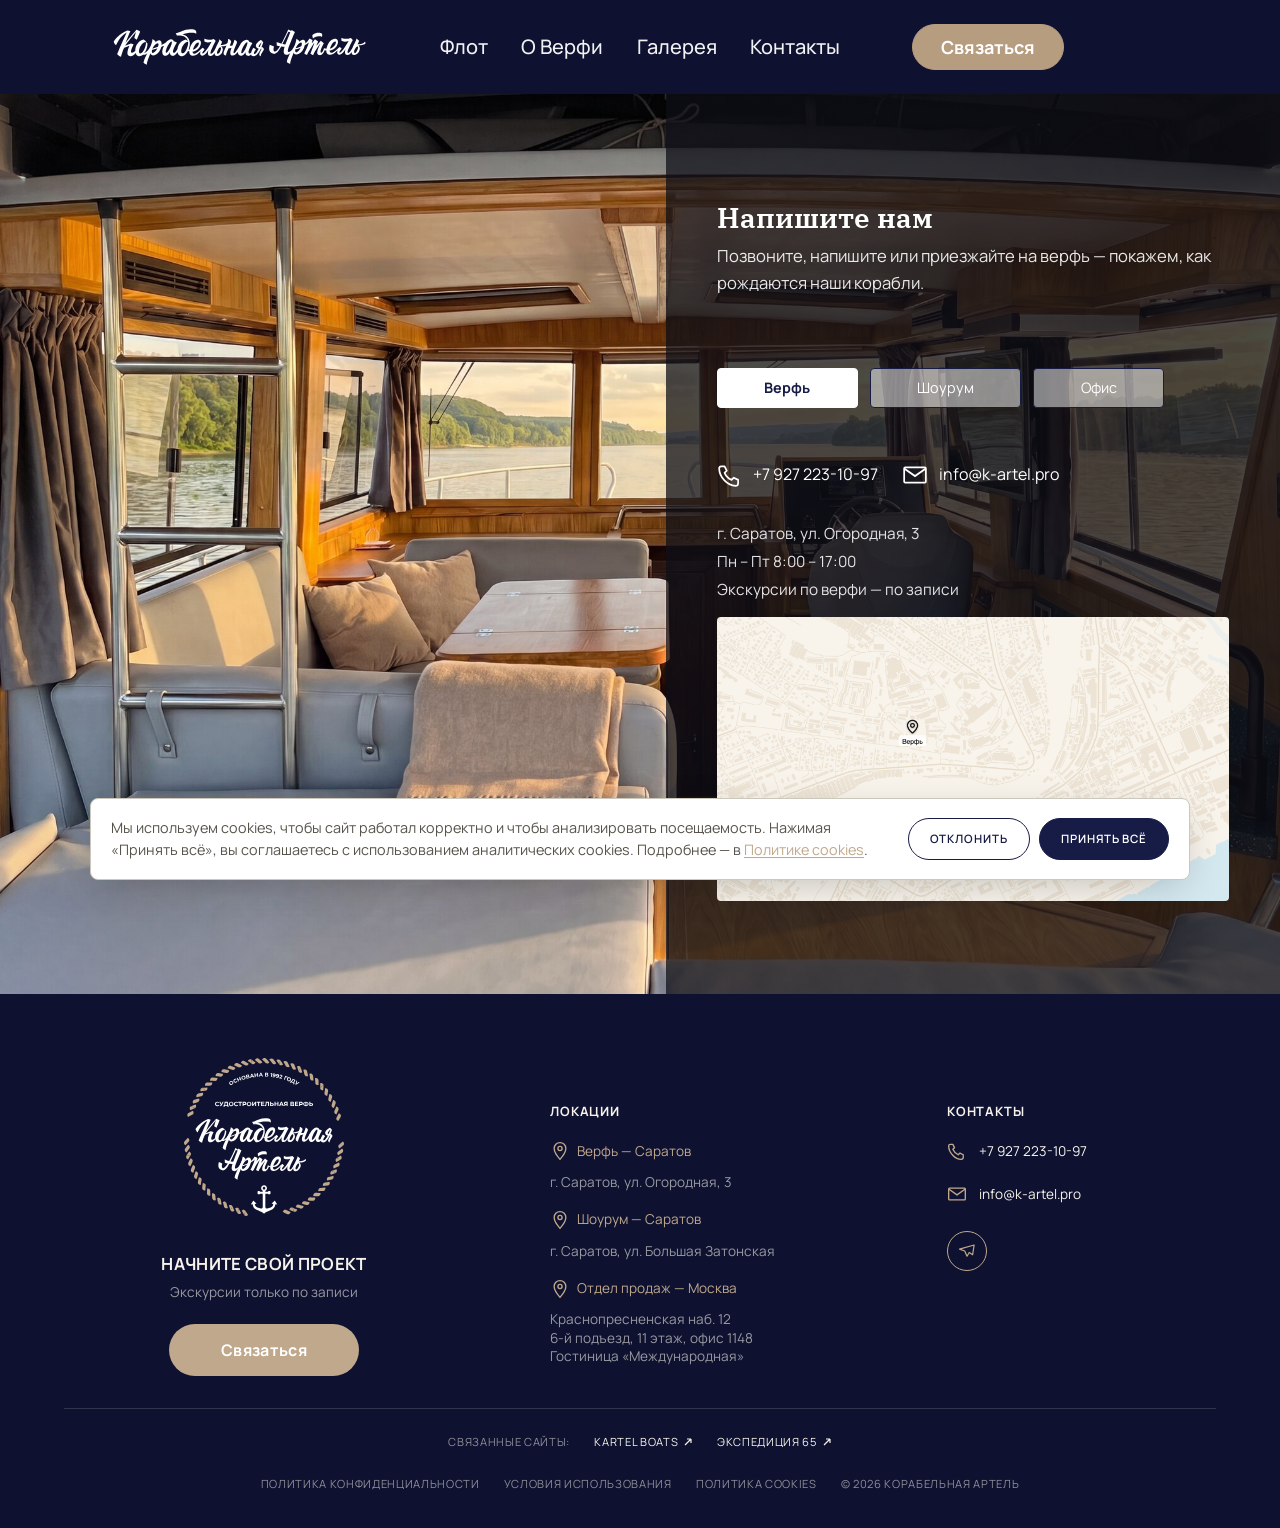
<file: contact.html>
<!doctype html>
<html lang="ru">
<head>
<meta charset="utf-8">
<meta name="viewport" content="width=device-width, initial-scale=1">
<title>Контакты — Корабельная Артель</title>
<meta name="description" content="Контакты судостроительной верфи «Корабельная Артель»: верфь и шоурум в Саратове, отдел продаж в Москве. Экскурсии по записи.">
<link rel="preconnect" href="https://fonts.googleapis.com">
<link rel="preconnect" href="https://fonts.gstatic.com" crossorigin>
<link href="https://fonts.googleapis.com/css2?family=IBM+Plex+Serif:wght@400;500;600&family=Manrope:wght@400;500;600;700&display=swap" rel="stylesheet">
<link rel="stylesheet" href="css/styles.css?v=320">
</head>
<body>

  <!-- ===================== NAV (solid, interior page) ===================== -->
  <header class="nav nav--solid nav--sticky">
    <a class="nav__logo" href="index.html" aria-label="Корабельная артель">
      <img src="assets/logo/wordmark-white.svg" alt="Корабельная артель">
    </a>
    <nav class="nav__links">
      <a href="fleet.html">Флот</a>
      <a href="about.html">О Верфи</a>
      <!-- <a href="index.html#stories">Истории</a> -->
      <a href="gallery.html">Галерея</a>
      <a href="contact.html">Контакты</a>
    </nav>
    <a class="nav__cta js-contact-open" href="contact.html">Связаться</a>
  </header>

  <!-- ===================== CONTACT (wireframe) ===================== -->
  <main class="wf about" id="contact">

    <!-- SECTION 1: SPLIT HERO — locations + form -->
    <section class="ct-hero">
      <div class="ct-hero__left"></div>
      <div class="ct-hero__right">
        <div class="ct-loc">
          <header class="ct-loc__head">
            <h2 class="ct-title">Напишите нам</h2>
          </header>
          <p class="ct-lead">Позвоните, напишите или приезжайте на верфь — покажем, как рождаются наши корабли.</p>
          <div class="ct-tabs">
            <button type="button" class="ct-tab is-active" data-loc="verf">Верфь</button>
            <button type="button" class="ct-tab" data-loc="showroom">Шоурум</button>
            <button type="button" class="ct-tab" data-loc="ofis">Офис</button>
          </div>
          <div class="ct-loc__quick">
            <a class="ct-chip" id="ctPhone" href="tel:+79272231097"><span class="ct-chip__ico ct-chip__ico--svg"><svg width="26" height="26" viewBox="0 0 24 24" fill="none"><path d="M4 4h3l2 4-2 2c1.5 3.5 3 5 6.5 6.5l2-2 4 2v3c0 1.5-1 2.5-2.5 2.5C10 22 2 14 2 6 2 4.5 3 4 4 4Z" stroke="currentColor" stroke-width="1.6" stroke-linejoin="round"/></svg></span><span class="ct-chip__txt">+7 927 223-10-97</span></a>
            <a class="ct-chip" id="ctEmail" href="mailto:info@k-artel.pro"><span class="ct-chip__ico ct-chip__ico--svg"><svg width="26" height="26" viewBox="0 0 24 24" fill="none"><rect x="2" y="5" width="20" height="14" rx="1" stroke="currentColor" stroke-width="1.6"/><path d="M2 6l10 7 10-7" stroke="currentColor" stroke-width="1.6"/></svg></span><span class="ct-chip__txt">info@k-artel.pro</span></a>
          </div>
          <div class="ct-loc__addr" id="ctAddr">
            <p>г. Саратов, ул. Огородная, 3</p>
            <p>Пн – Пт 8:00 – 17:00</p>
            <p>Экскурсии по верфи — по записи</p>
          </div>
          <a class="ct-loc__map" id="ctMap" href="https://yandex.ru/maps/194/saratov/?ll=45.975715%2C51.514432&mode=poi&poi%5Bpoint%5D=45.975110%2C51.514426&poi%5Buri%5D=ymapsbm1%3A%2F%2Forg%3Foid%3D194729155833&z=18.88" target="_blank" rel="noopener" aria-label="Открыть на Яндекс.Картах" style="background-image:url('assets/img/map-verf.png')"></a>
        </div>
      </div>
    </section>

  </main>

  <!-- ===================== FOOTER ===================== -->
  <footer class="foot">
    <div class="foot__inner">
      <div class="foot__top">
        <div class="foot__col">
          <a class="foot__brand" href="index.html" aria-label="Корабельная артель">
            <img src="assets/logo/seal-white.svg" alt="Корабельная артель">
          </a>
          <h3 class="foot__eyebrow">Начните свой проект</h3>
          <p class="foot__sub">Экскурсии только по записи</p>
          <a class="foot__cta" href="contact.html">Связаться</a>
        </div>
        <div class="foot__col">
          <p class="foot__coltitle">Локации</p>
          <ul class="foot__locs">
            <li>
              <a class="foot__loc-name" href="https://yandex.ru/maps/194/saratov/?ll=45.975715%2C51.514432&mode=poi&poi%5Bpoint%5D=45.975110%2C51.514426&poi%5Buri%5D=ymapsbm1%3A%2F%2Forg%3Foid%3D194729155833&z=18.88" target="_blank" rel="noopener">
                <svg width="20" height="20" viewBox="0 0 24 24" fill="none"><path d="M12 2C16 2 19 5 19 9c0 5-7 13-7 13S5 14 5 9c0-4 3-7 7-7Z" stroke="currentColor" stroke-width="1.6"/><circle cx="12" cy="9" r="2.5" stroke="currentColor" stroke-width="1.6"/></svg>
                Верфь — Саратов
              </a>
              <div class="foot__loc-lines"><p>г. Саратов, ул. Огородная, 3</p></div>
            </li>
            <li>
              <a class="foot__loc-name" href="https://yandex.ru/maps/org/pristan/169654831303/?ll=46.082849%2C51.543943&z=18.8" target="_blank" rel="noopener">
                <svg width="20" height="20" viewBox="0 0 24 24" fill="none"><path d="M12 2C16 2 19 5 19 9c0 5-7 13-7 13S5 14 5 9c0-4 3-7 7-7Z" stroke="currentColor" stroke-width="1.6"/><circle cx="12" cy="9" r="2.5" stroke="currentColor" stroke-width="1.6"/></svg>
                Шоурум — Саратов
              </a>
              <div class="foot__loc-lines"><p>г. Саратов, ул. Большая Затонская</p></div>
            </li>
            <li>
              <a class="foot__loc-name" href="https://yandex.ru/maps/org/kartel_boats/22422353256/?ll=37.556388%2C55.754203&z=17.13" target="_blank" rel="noopener">
                <svg width="20" height="20" viewBox="0 0 24 24" fill="none"><path d="M12 2C16 2 19 5 19 9c0 5-7 13-7 13S5 14 5 9c0-4 3-7 7-7Z" stroke="currentColor" stroke-width="1.6"/><circle cx="12" cy="9" r="2.5" stroke="currentColor" stroke-width="1.6"/></svg>
                Отдел продаж — Москва
              </a>
              <div class="foot__loc-lines">
                <p>Краснопресненская наб. 12</p>
                <p>6-й подъезд, 11 этаж, офис 1148</p>
                <p>Гостиница «Международная»</p>
              </div>
            </li>
          </ul>
        </div>
        <div class="foot__col">
          <p class="foot__coltitle">Контакты</p>
          <ul class="foot__contacts">
            <li>
              <a class="foot__contact" href="tel:+79272231097">
                <svg width="20" height="20" viewBox="0 0 24 24" fill="none"><path d="M4 4h3l2 4-2 2c1.5 3.5 3 5 6.5 6.5l2-2 4 2v3c0 1.5-1 2.5-2.5 2.5C10 22 2 14 2 6 2 4.5 3 4 4 4Z" stroke="currentColor" stroke-width="1.6" stroke-linejoin="round"/></svg>
                +7 927 223-10-97
              </a>
            </li>
            <li>
              <a class="foot__contact" href="mailto:info@k-artel.pro">
                <svg width="20" height="20" viewBox="0 0 24 24" fill="none"><rect x="2" y="5" width="20" height="14" rx="1" stroke="currentColor" stroke-width="1.6"/><path d="M2 6l10 7 10-7" stroke="currentColor" stroke-width="1.6"/></svg>
                info@k-artel.pro
              </a>
            </li>
          </ul>
          <div class="foot__social">
            <a class="foot__soc" href="https://t.me/KARTELBOATS_RU" target="_blank" rel="noopener" aria-label="Telegram">
              <svg width="18" height="18" viewBox="0 0 24 24" fill="none"><path d="M21.5 4 2 9.5 9 12l3 7 3-5 4.5 3L21.5 4Z" stroke="currentColor" stroke-width="1.6" stroke-linejoin="round"/></svg>
            </a>
          </div>
        </div>
      </div>

      <hr class="foot__hr">

      <div class="foot__related">
        <span class="foot__related-label">Связанные сайты:</span>
        <a href="https://kartelboats.ru" target="_blank" rel="noopener">Kartel Boats
          <svg width="10" height="10" viewBox="0 0 10 10" fill="none"><path d="M2 8 8 2M8 2H4M8 2v4" stroke="currentColor" stroke-width="1.2"/></svg>
        </a>
        <a href="https://expedition65.ru" target="_blank" rel="noopener">Экспедиция 65
          <svg width="10" height="10" viewBox="0 0 10 10" fill="none"><path d="M2 8 8 2M8 2H4M8 2v4" stroke="currentColor" stroke-width="1.2"/></svg>
        </a>
      </div>

      <div class="foot__legal">
        <a href="privacy.html">Политика конфиденциальности</a>
        <a href="terms.html">Условия использования</a>
        <a href="cookies.html">Политика cookies</a>
        <span>© 2026 Корабельная Артель</span>
      </div>
    </div>
  </footer>

  <script>
    (function () {
      var data = {
        verf: { map: 'assets/img/map-verf.png', yandex: 'https://yandex.ru/maps/194/saratov/?ll=45.975715%2C51.514432&mode=poi&poi%5Bpoint%5D=45.975110%2C51.514426&poi%5Buri%5D=ymapsbm1%3A%2F%2Forg%3Foid%3D194729155833&z=18.88', phone: '+7 927 223-10-97', tel: '+79272231097', email: 'info@k-artel.pro', lines: ['г. Саратов, ул. Огородная, 3', 'Пн – Пт 8:00 – 17:00', 'Экскурсии по верфи — по записи'] },
        ofis: { map: 'assets/img/map-office.png', yandex: 'https://yandex.ru/maps/org/kartel_boats/22422353256/?ll=37.556388%2C55.754203&z=17.13', phone: '+7 (495) 741-82-58', tel: '+74957418258', email: 'office@kartelboats.ru', lines: ['г. Москва, Краснопресненская наб. 12, офис 1148', 'Пн – Пт 10:00 – 18:00', 'Посетить офис продаж только по записи'] },
        showroom: { map: 'assets/img/map-showroom.png', yandex: 'https://yandex.ru/maps/org/pristan/169654831303/?ll=46.082849%2C51.543943&z=18.8', phone: '+7 927 223-10-97', tel: '+79272231097', email: 'info@k-artel.pro', lines: ['г. Саратов, ул. Большая Затонская', 'Пн – Пт 8:00 – 17:00', 'Посетить шоурум только по записи'] }
      };
      var addr = document.getElementById('ctAddr');
      var map = document.getElementById('ctMap');
      var phoneEl = document.getElementById('ctPhone');
      var emailEl = document.getElementById('ctEmail');
      var tabs = document.querySelectorAll('.ct-tab');
      tabs.forEach(function (t) {
        t.addEventListener('click', function () {
          tabs.forEach(function (x) { x.classList.remove('is-active'); });
          t.classList.add('is-active');
          var d = data[t.dataset.loc] || { lines: [] };
          addr.innerHTML = (d.lines || []).map(function (l) { return '<p>' + l + '</p>'; }).join('');
          if (d.map && map) map.style.backgroundImage = "url('" + d.map + "')";
          if (d.yandex && map) map.href = d.yandex;
          if (d.tel && phoneEl) { phoneEl.href = 'tel:' + d.tel; phoneEl.querySelector('.ct-chip__txt').textContent = d.phone; }
          if (d.email && emailEl) { emailEl.href = 'mailto:' + d.email; emailEl.querySelector('.ct-chip__txt').textContent = d.email; }
        });
      });
    })();
  </script>
  <script src="js/nav.js?v=1"></script>
  <script src="js/contact-modal.js?v=3"></script>

  <script src="js/cookie-consent.js?v=1"></script>
</body>
</html>
</file>
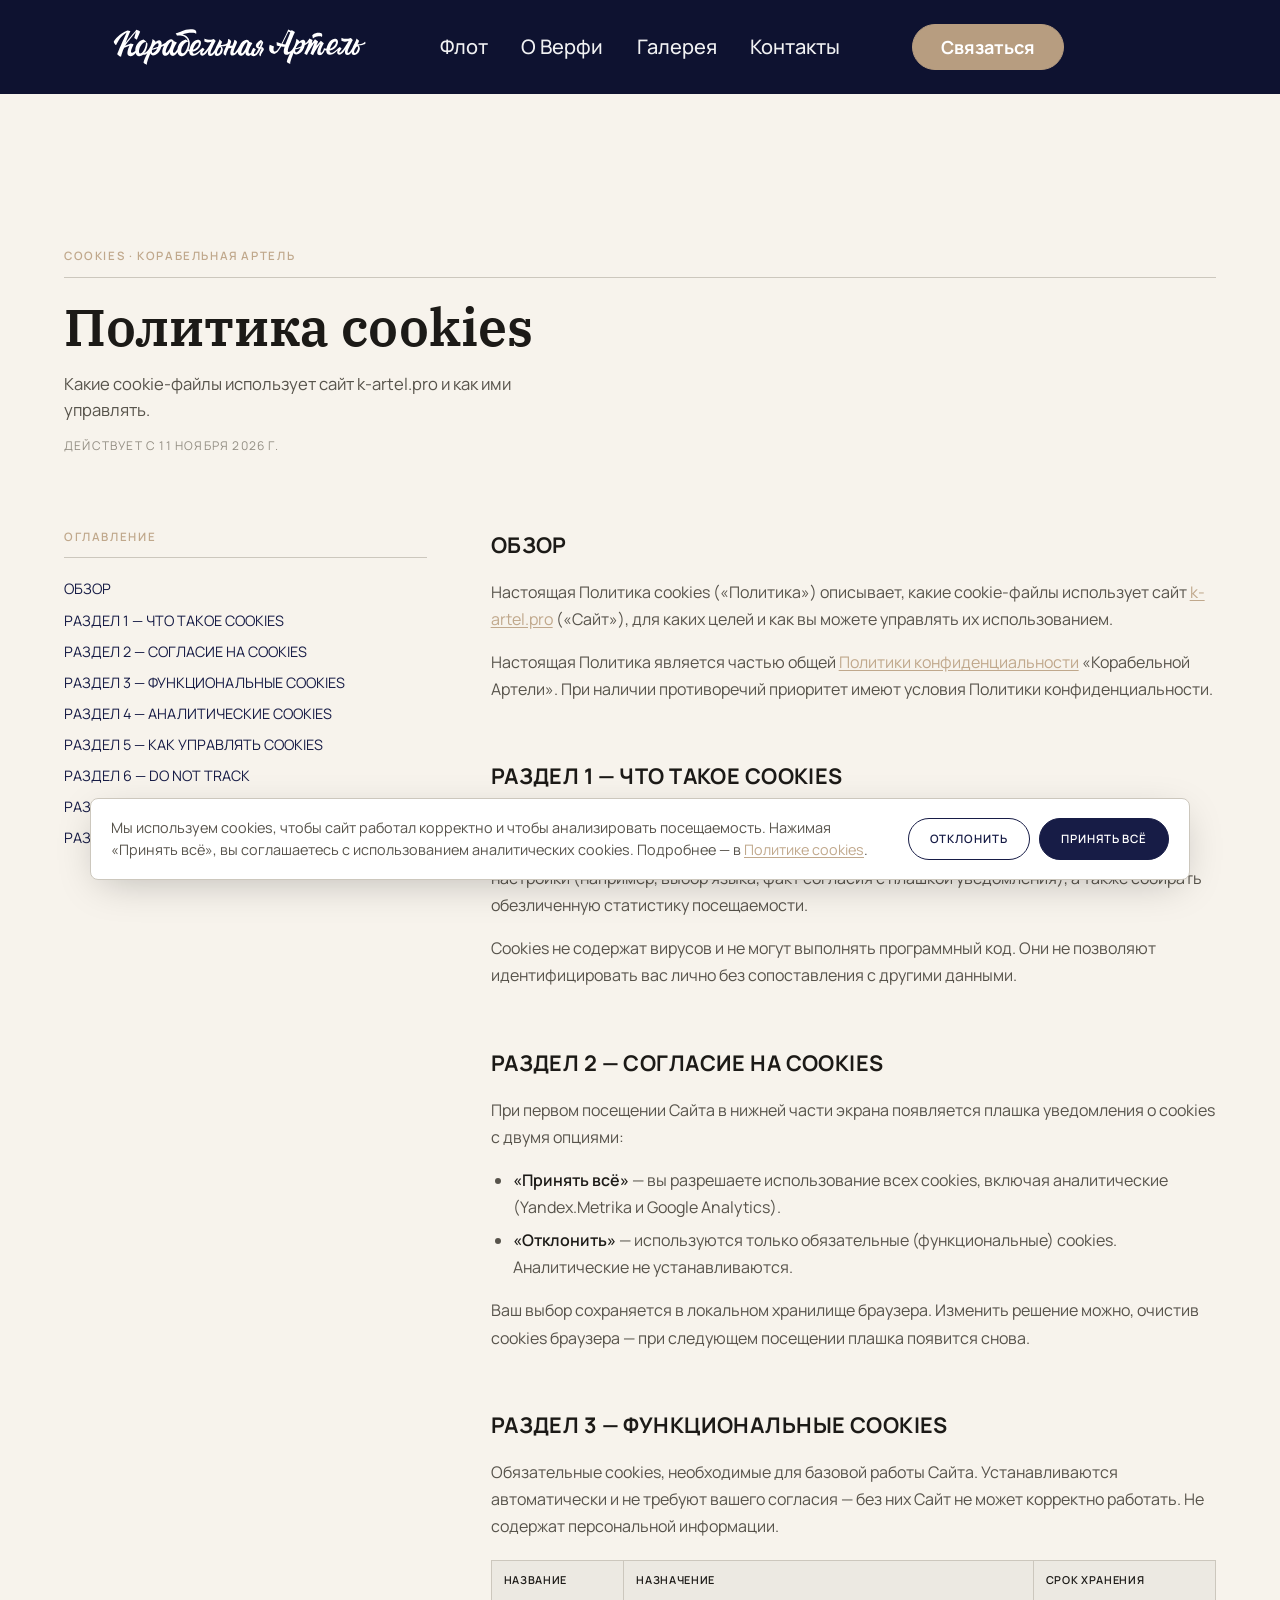
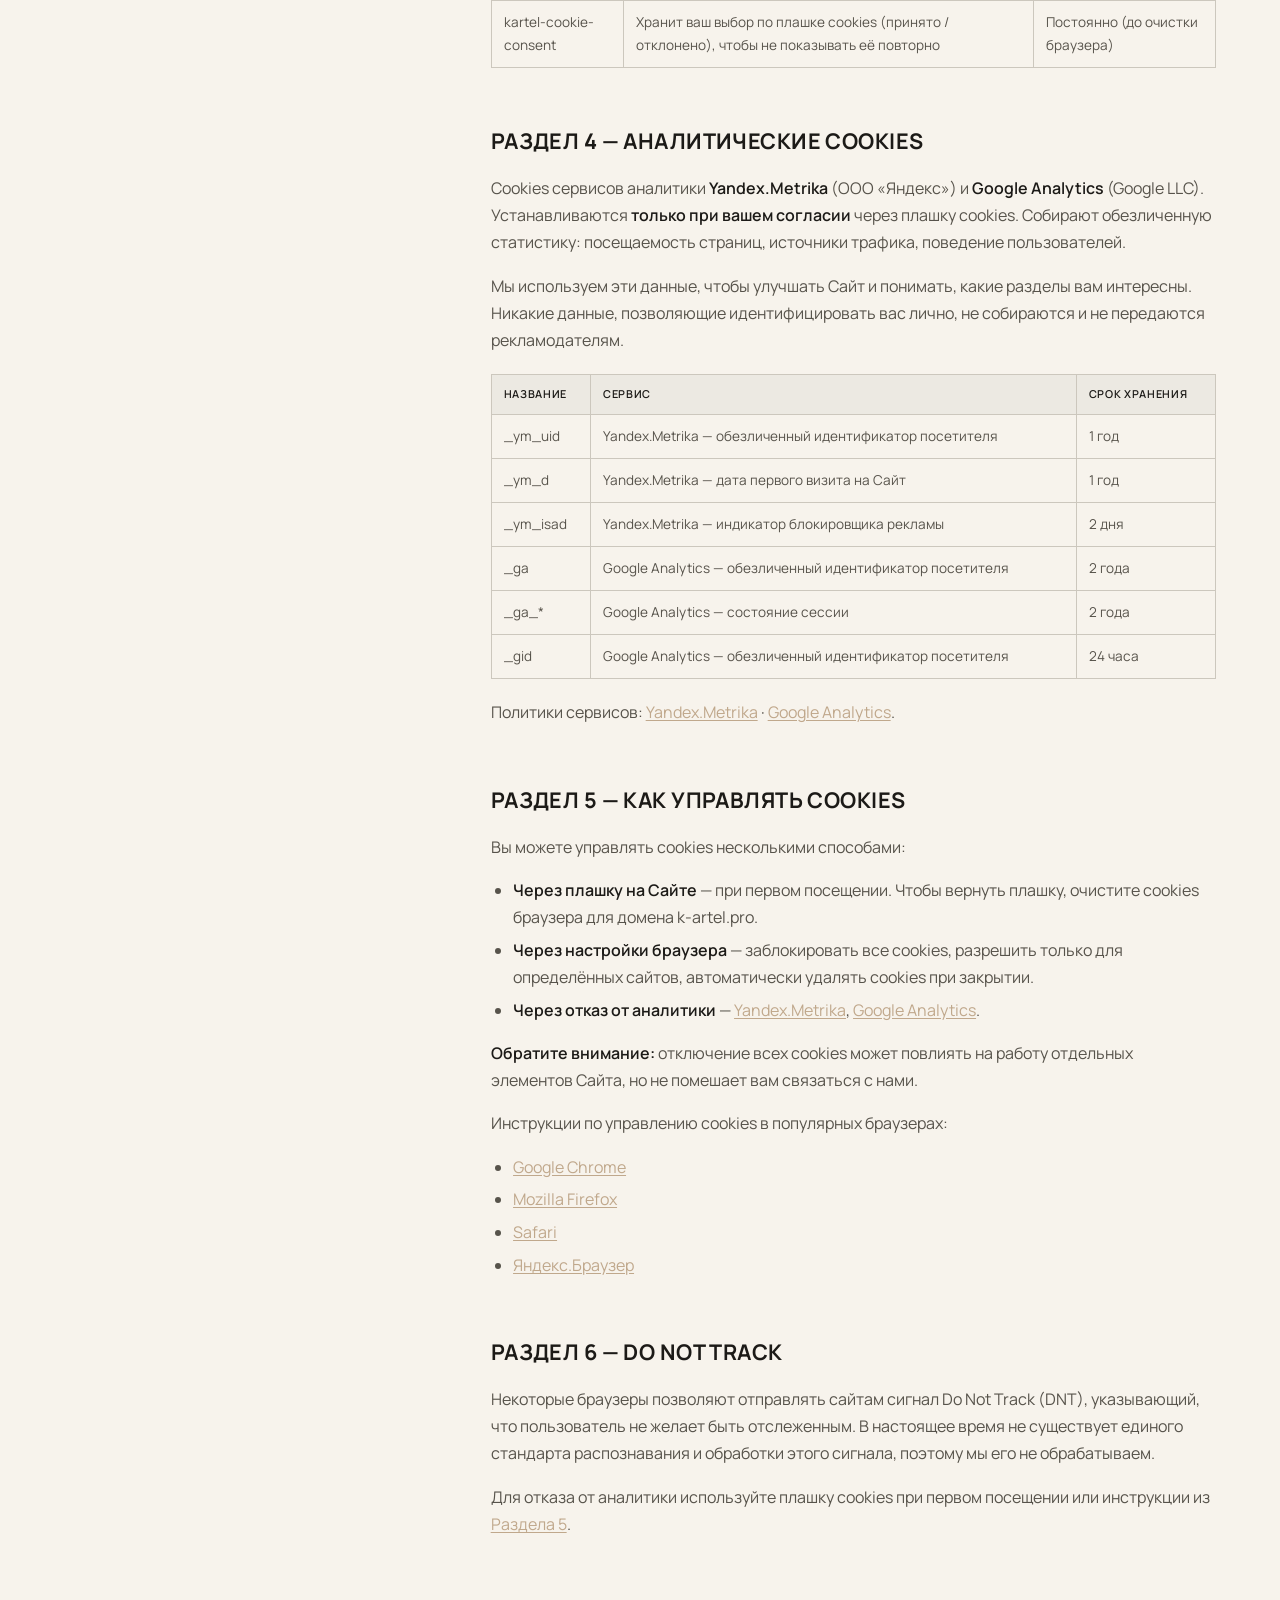
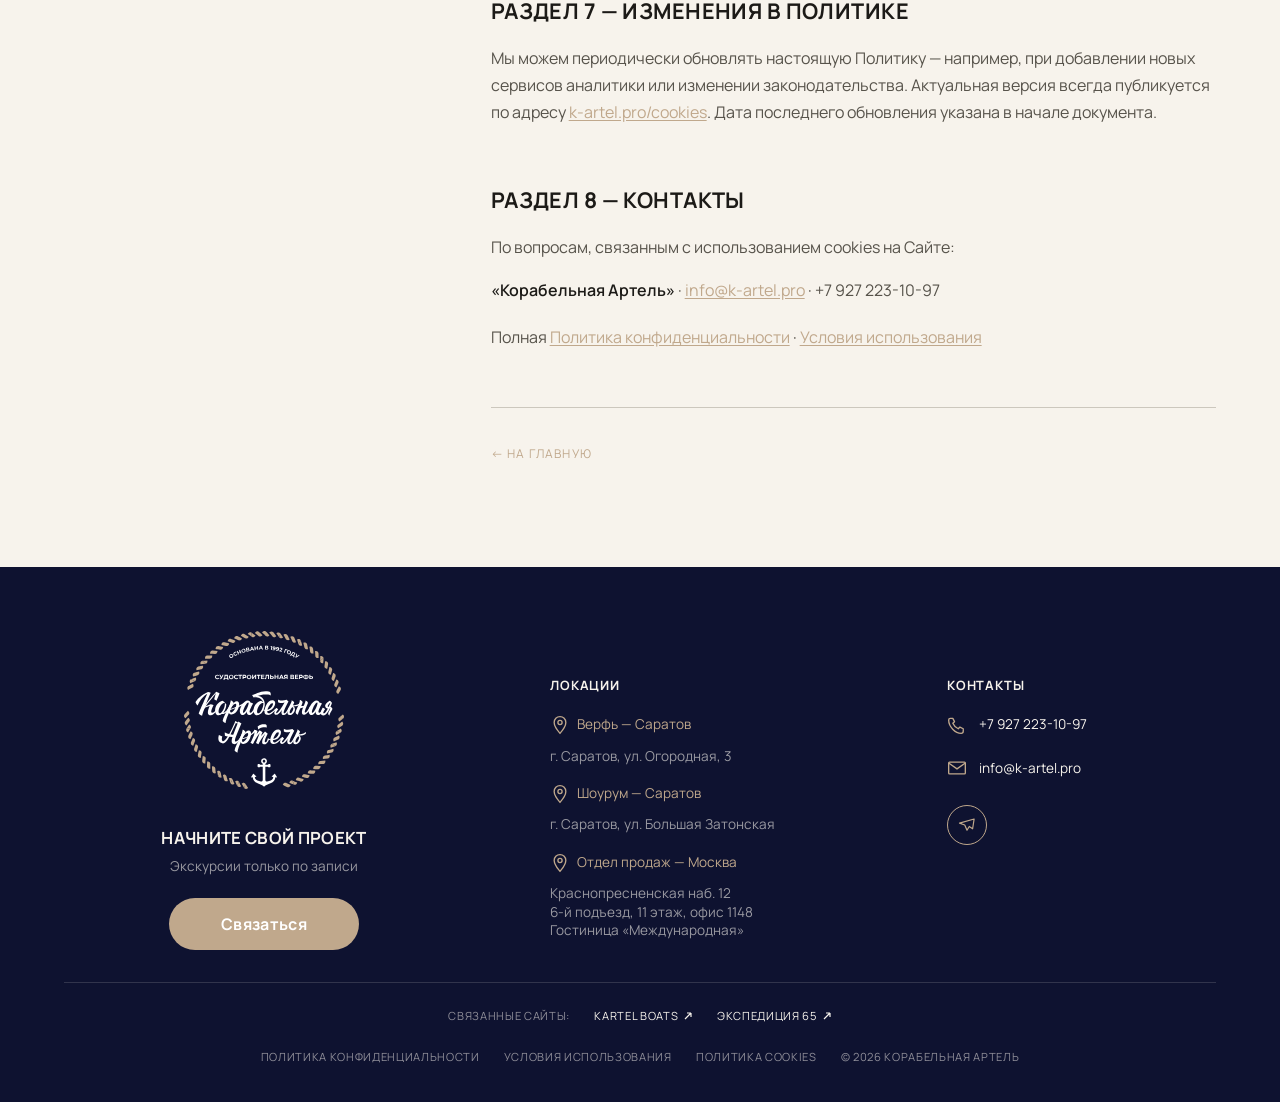
<file: cookies.html>
<!doctype html>
<html lang="ru">
<head>
<meta charset="utf-8">
<meta name="viewport" content="width=device-width, initial-scale=1">
<title>Политика cookies — Корабельная Артель</title>
<meta name="description" content="Какие cookie-файлы использует сайт k-artel.pro и как ими управлять.">
<link rel="preconnect" href="https://fonts.googleapis.com">
<link rel="preconnect" href="https://fonts.gstatic.com" crossorigin>
<link href="https://fonts.googleapis.com/css2?family=IBM+Plex+Serif:wght@400;500;600&family=Manrope:wght@400;500;600;700&display=swap" rel="stylesheet">
<link rel="stylesheet" href="css/styles.css?v=320">
</head>
<body>

  <!-- ===================== NAV ===================== -->
  <header class="nav nav--solid nav--sticky">
    <a class="nav__logo" href="index.html" aria-label="Корабельная артель">
      <img src="assets/logo/wordmark-white.svg" alt="Корабельная артель">
    </a>
    <nav class="nav__links">
      <a href="fleet.html">Флот</a>
      <a href="about.html">О Верфи</a>
      <a href="gallery.html">Галерея</a>
      <a href="contact.html">Контакты</a>
    </nav>
    <a class="nav__cta js-contact-open" href="contact.html">Связаться</a>
  </header>

  <!-- ===================== LEGAL ===================== -->
  <main class="legal">
    <div class="legal__inner">
      <p class="legal__eyebrow">Cookies · Корабельная Артель</p>
      <hr class="legal__rule">
      <h1 class="legal__title">Политика cookies</h1>
      <p class="legal__sub">Какие cookie-файлы использует сайт k-artel.pro и как ими управлять.</p>
      <p class="legal__updated">Действует с 11 ноября 2026 г.</p>

      <div class="legal__grid">
        <aside class="legal__toc">
          <p class="legal__toc-label">Оглавление</p>
          <hr class="legal__rule">
          <nav>
            <a href="#overview">ОБЗОР</a>
            <a href="#what">РАЗДЕЛ 1 — ЧТО ТАКОЕ COOKIES</a>
            <a href="#consent">РАЗДЕЛ 2 — СОГЛАСИЕ НА COOKIES</a>
            <a href="#functional">РАЗДЕЛ 3 — ФУНКЦИОНАЛЬНЫЕ COOKIES</a>
            <a href="#analytics">РАЗДЕЛ 4 — АНАЛИТИЧЕСКИЕ COOKIES</a>
            <a href="#manage">РАЗДЕЛ 5 — КАК УПРАВЛЯТЬ COOKIES</a>
            <a href="#dnt">РАЗДЕЛ 6 — DO NOT TRACK</a>
            <a href="#changes">РАЗДЕЛ 7 — ИЗМЕНЕНИЯ В ПОЛИТИКЕ</a>
            <a href="#contact">РАЗДЕЛ 8 — КОНТАКТЫ</a>
          </nav>
        </aside>

        <div class="legal__content">
          <section id="overview" class="legal__sec">
            <h2>ОБЗОР</h2>
            <div class="legal-body">
              <p>Настоящая Политика cookies («Политика») описывает, какие cookie-файлы использует сайт <a href="https://k-artel.pro">k-artel.pro</a> («Сайт»), для каких целей и как вы можете управлять их использованием.</p>
              <p>Настоящая Политика является частью общей <a href="privacy.html">Политики конфиденциальности</a> «Корабельной Артели». При наличии противоречий приоритет имеют условия Политики конфиденциальности.</p>
            </div>
          </section>

          <section id="what" class="legal__sec">
            <h2>РАЗДЕЛ 1 — ЧТО ТАКОЕ COOKIES</h2>
            <div class="legal-body">
              <p>Cookie — небольшой фрагмент текстовых данных, который веб-сайт сохраняет в браузере вашего устройства при посещении. Cookies позволяют сайту запоминать ваши действия и настройки (например, выбор языка, факт согласия с плашкой уведомления), а также собирать обезличенную статистику посещаемости.</p>
              <p>Cookies не содержат вирусов и не могут выполнять программный код. Они не позволяют идентифицировать вас лично без сопоставления с другими данными.</p>
            </div>
          </section>

          <section id="consent" class="legal__sec">
            <h2>РАЗДЕЛ 2 — СОГЛАСИЕ НА COOKIES</h2>
            <div class="legal-body">
              <p>При первом посещении Сайта в нижней части экрана появляется плашка уведомления о cookies с двумя опциями:</p>
              <ul>
                <li><strong>«Принять всё»</strong> — вы разрешаете использование всех cookies, включая аналитические (Yandex.Metrika и Google Analytics).</li>
                <li><strong>«Отклонить»</strong> — используются только обязательные (функциональные) cookies. Аналитические не устанавливаются.</li>
              </ul>
              <p>Ваш выбор сохраняется в локальном хранилище браузера. Изменить решение можно, очистив cookies браузера — при следующем посещении плашка появится снова.</p>
            </div>
          </section>

          <section id="functional" class="legal__sec">
            <h2>РАЗДЕЛ 3 — ФУНКЦИОНАЛЬНЫЕ COOKIES</h2>
            <div class="legal-body">
              <p>Обязательные cookies, необходимые для базовой работы Сайта. Устанавливаются автоматически и не требуют вашего согласия — без них Сайт не может корректно работать. Не содержат персональной информации.</p>
              <table>
                <thead><tr><th>Название</th><th>Назначение</th><th>Срок хранения</th></tr></thead>
                <tbody>
                  <tr><td>kartel-cookie-consent</td><td>Хранит ваш выбор по плашке cookies (принято / отклонено), чтобы не показывать её повторно</td><td>Постоянно (до очистки браузера)</td></tr>
                </tbody>
              </table>
            </div>
          </section>

          <section id="analytics" class="legal__sec">
            <h2>РАЗДЕЛ 4 — АНАЛИТИЧЕСКИЕ COOKIES</h2>
            <div class="legal-body">
              <p>Cookies сервисов аналитики <strong>Yandex.Metrika</strong> (ООО «Яндекс») и <strong>Google Analytics</strong> (Google LLC). Устанавливаются <strong>только при вашем согласии</strong> через плашку cookies. Собирают обезличенную статистику: посещаемость страниц, источники трафика, поведение пользователей.</p>
              <p>Мы используем эти данные, чтобы улучшать Сайт и понимать, какие разделы вам интересны. Никакие данные, позволяющие идентифицировать вас лично, не собираются и не передаются рекламодателям.</p>
              <table>
                <thead><tr><th>Название</th><th>Сервис</th><th>Срок хранения</th></tr></thead>
                <tbody>
                  <tr><td>_ym_uid</td><td>Yandex.Metrika — обезличенный идентификатор посетителя</td><td>1 год</td></tr>
                  <tr><td>_ym_d</td><td>Yandex.Metrika — дата первого визита на Сайт</td><td>1 год</td></tr>
                  <tr><td>_ym_isad</td><td>Yandex.Metrika — индикатор блокировщика рекламы</td><td>2 дня</td></tr>
                  <tr><td>_ga</td><td>Google Analytics — обезличенный идентификатор посетителя</td><td>2 года</td></tr>
                  <tr><td>_ga_*</td><td>Google Analytics — состояние сессии</td><td>2 года</td></tr>
                  <tr><td>_gid</td><td>Google Analytics — обезличенный идентификатор посетителя</td><td>24 часа</td></tr>
                </tbody>
              </table>
              <p>Политики сервисов: <a href="https://yandex.ru/legal/metrica_termsofuse/" target="_blank" rel="noopener">Yandex.Metrika</a> · <a href="https://policies.google.com/privacy" target="_blank" rel="noopener">Google Analytics</a>.</p>
            </div>
          </section>

          <section id="manage" class="legal__sec">
            <h2>РАЗДЕЛ 5 — КАК УПРАВЛЯТЬ COOKIES</h2>
            <div class="legal-body">
              <p>Вы можете управлять cookies несколькими способами:</p>
              <ul>
                <li><strong>Через плашку на Сайте</strong> — при первом посещении. Чтобы вернуть плашку, очистите cookies браузера для домена k-artel.pro.</li>
                <li><strong>Через настройки браузера</strong> — заблокировать все cookies, разрешить только для определённых сайтов, автоматически удалять cookies при закрытии.</li>
                <li><strong>Через отказ от аналитики</strong> — <a href="https://yandex.ru/support/metrica/general/opt-out.html" target="_blank" rel="noopener">Yandex.Metrika</a>, <a href="https://tools.google.com/dlpage/gaoptout" target="_blank" rel="noopener">Google Analytics</a>.</li>
              </ul>
              <p><strong>Обратите внимание:</strong> отключение всех cookies может повлиять на работу отдельных элементов Сайта, но не помешает вам связаться с нами.</p>
              <p>Инструкции по управлению cookies в популярных браузерах:</p>
              <ul>
                <li><a href="https://support.google.com/chrome/answer/95647" target="_blank" rel="noopener">Google Chrome</a></li>
                <li><a href="https://support.mozilla.org/ru/kb/kuki-informaciya-kotoruyu-veb-sajty-hranyat-na-vas" target="_blank" rel="noopener">Mozilla Firefox</a></li>
                <li><a href="https://support.apple.com/ru-ru/guide/safari/sfri11471/mac" target="_blank" rel="noopener">Safari</a></li>
                <li><a href="https://yandex.ru/support/browser/personal-data-protection/cookies.html" target="_blank" rel="noopener">Яндекс.Браузер</a></li>
              </ul>
            </div>
          </section>

          <section id="dnt" class="legal__sec">
            <h2>РАЗДЕЛ 6 — DO NOT TRACK</h2>
            <div class="legal-body">
              <p>Некоторые браузеры позволяют отправлять сайтам сигнал Do Not Track (DNT), указывающий, что пользователь не желает быть отслеженным. В настоящее время не существует единого стандарта распознавания и обработки этого сигнала, поэтому мы его не обрабатываем.</p>
              <p>Для отказа от аналитики используйте плашку cookies при первом посещении или инструкции из <a href="#manage">Раздела 5</a>.</p>
            </div>
          </section>

          <section id="changes" class="legal__sec">
            <h2>РАЗДЕЛ 7 — ИЗМЕНЕНИЯ В ПОЛИТИКЕ</h2>
            <div class="legal-body">
              <p>Мы можем периодически обновлять настоящую Политику — например, при добавлении новых сервисов аналитики или изменении законодательства. Актуальная версия всегда публикуется по адресу <a href="https://k-artel.pro/cookies.html">k-artel.pro/cookies</a>. Дата последнего обновления указана в начале документа.</p>
            </div>
          </section>

          <section id="contact" class="legal__sec">
            <h2>РАЗДЕЛ 8 — КОНТАКТЫ</h2>
            <div class="legal-body">
              <p>По вопросам, связанным с использованием cookies на Сайте:</p>
              <p><strong>«Корабельная Артель»</strong> · <a href="mailto:info@k-artel.pro">info@k-artel.pro</a> · +7 927 223-10-97</p>
              <p style="margin-top:1.25rem">Полная <a href="privacy.html">Политика конфиденциальности</a> · <a href="terms.html">Условия использования</a></p>
            </div>
          </section>

          <div class="legal__home"><a href="index.html">← На главную</a></div>
        </div>
      </div>
    </div>
  </main>

  <!-- ===================== FOOTER ===================== -->
  <footer class="foot">
    <div class="foot__inner">
      <div class="foot__top">
        <div class="foot__col">
          <a class="foot__brand" href="index.html" aria-label="Корабельная артель">
            <img src="assets/logo/seal-white.svg" alt="Корабельная артель">
          </a>
          <h3 class="foot__eyebrow">Начните свой проект</h3>
          <p class="foot__sub">Экскурсии только по записи</p>
          <a class="foot__cta" href="index.html#locations">Связаться</a>
        </div>
        <div class="foot__col">
          <p class="foot__coltitle">Локации</p>
          <ul class="foot__locs">
            <li>
              <a class="foot__loc-name" href="https://yandex.ru/maps/194/saratov/?ll=45.975715%2C51.514432&mode=poi&poi%5Bpoint%5D=45.975110%2C51.514426&poi%5Buri%5D=ymapsbm1%3A%2F%2Forg%3Foid%3D194729155833&z=18.88" target="_blank" rel="noopener">
                <svg width="20" height="20" viewBox="0 0 24 24" fill="none"><path d="M12 2C16 2 19 5 19 9c0 5-7 13-7 13S5 14 5 9c0-4 3-7 7-7Z" stroke="currentColor" stroke-width="1.6"/><circle cx="12" cy="9" r="2.5" stroke="currentColor" stroke-width="1.6"/></svg>
                Верфь — Саратов
              </a>
              <div class="foot__loc-lines"><p>г. Саратов, ул. Огородная, 3</p></div>
            </li>
            <li>
              <a class="foot__loc-name" href="https://yandex.ru/maps/org/pristan/169654831303/?ll=46.082849%2C51.543943&z=18.8" target="_blank" rel="noopener">
                <svg width="20" height="20" viewBox="0 0 24 24" fill="none"><path d="M12 2C16 2 19 5 19 9c0 5-7 13-7 13S5 14 5 9c0-4 3-7 7-7Z" stroke="currentColor" stroke-width="1.6"/><circle cx="12" cy="9" r="2.5" stroke="currentColor" stroke-width="1.6"/></svg>
                Шоурум — Саратов
              </a>
              <div class="foot__loc-lines"><p>г. Саратов, ул. Большая Затонская</p></div>
            </li>
            <li>
              <a class="foot__loc-name" href="https://yandex.ru/maps/org/kartel_boats/22422353256/?ll=37.556388%2C55.754203&z=17.13" target="_blank" rel="noopener">
                <svg width="20" height="20" viewBox="0 0 24 24" fill="none"><path d="M12 2C16 2 19 5 19 9c0 5-7 13-7 13S5 14 5 9c0-4 3-7 7-7Z" stroke="currentColor" stroke-width="1.6"/><circle cx="12" cy="9" r="2.5" stroke="currentColor" stroke-width="1.6"/></svg>
                Отдел продаж — Москва
              </a>
              <div class="foot__loc-lines">
                <p>Краснопресненская наб. 12</p>
                <p>6-й подъезд, 11 этаж, офис 1148</p>
                <p>Гостиница «Международная»</p>
              </div>
            </li>
          </ul>
        </div>
        <div class="foot__col">
          <p class="foot__coltitle">Контакты</p>
          <ul class="foot__contacts">
            <li>
              <a class="foot__contact" href="tel:+79272231097">
                <svg width="20" height="20" viewBox="0 0 24 24" fill="none"><path d="M4 4h3l2 4-2 2c1.5 3.5 3 5 6.5 6.5l2-2 4 2v3c0 1.5-1 2.5-2.5 2.5C10 22 2 14 2 6 2 4.5 3 4 4 4Z" stroke="currentColor" stroke-width="1.6" stroke-linejoin="round"/></svg>
                +7 927 223-10-97
              </a>
            </li>
            <li>
              <a class="foot__contact" href="mailto:info@k-artel.pro">
                <svg width="20" height="20" viewBox="0 0 24 24" fill="none"><rect x="2" y="5" width="20" height="14" rx="1" stroke="currentColor" stroke-width="1.6"/><path d="M2 6l10 7 10-7" stroke="currentColor" stroke-width="1.6"/></svg>
                info@k-artel.pro
              </a>
            </li>
          </ul>
          <div class="foot__social">
            <a class="foot__soc" href="https://t.me/KARTELBOATS_RU" target="_blank" rel="noopener" aria-label="Telegram">
              <svg width="18" height="18" viewBox="0 0 24 24" fill="none"><path d="M21.5 4 2 9.5 9 12l3 7 3-5 4.5 3L21.5 4Z" stroke="currentColor" stroke-width="1.6" stroke-linejoin="round"/></svg>
            </a>
          </div>
        </div>
      </div>

      <hr class="foot__hr">

      <div class="foot__related">
        <span class="foot__related-label">Связанные сайты:</span>
        <a href="https://kartelboats.ru" target="_blank" rel="noopener">Kartel Boats
          <svg width="10" height="10" viewBox="0 0 10 10" fill="none"><path d="M2 8 8 2M8 2H4M8 2v4" stroke="currentColor" stroke-width="1.2"/></svg>
        </a>
        <a href="https://expedition65.ru" target="_blank" rel="noopener">Экспедиция 65
          <svg width="10" height="10" viewBox="0 0 10 10" fill="none"><path d="M2 8 8 2M8 2H4M8 2v4" stroke="currentColor" stroke-width="1.2"/></svg>
        </a>
      </div>

      <div class="foot__legal">
        <a href="privacy.html">Политика конфиденциальности</a>
        <a href="terms.html">Условия использования</a>
        <a href="cookies.html">Политика cookies</a>
        <span>© 2026 Корабельная Артель</span>
      </div>
    </div>
  </footer>

  <script src="js/nav.js?v=1"></script>
  <script src="js/contact-modal.js?v=3"></script>
  <script src="js/cookie-consent.js?v=1"></script>
</body>
</html>
</file>
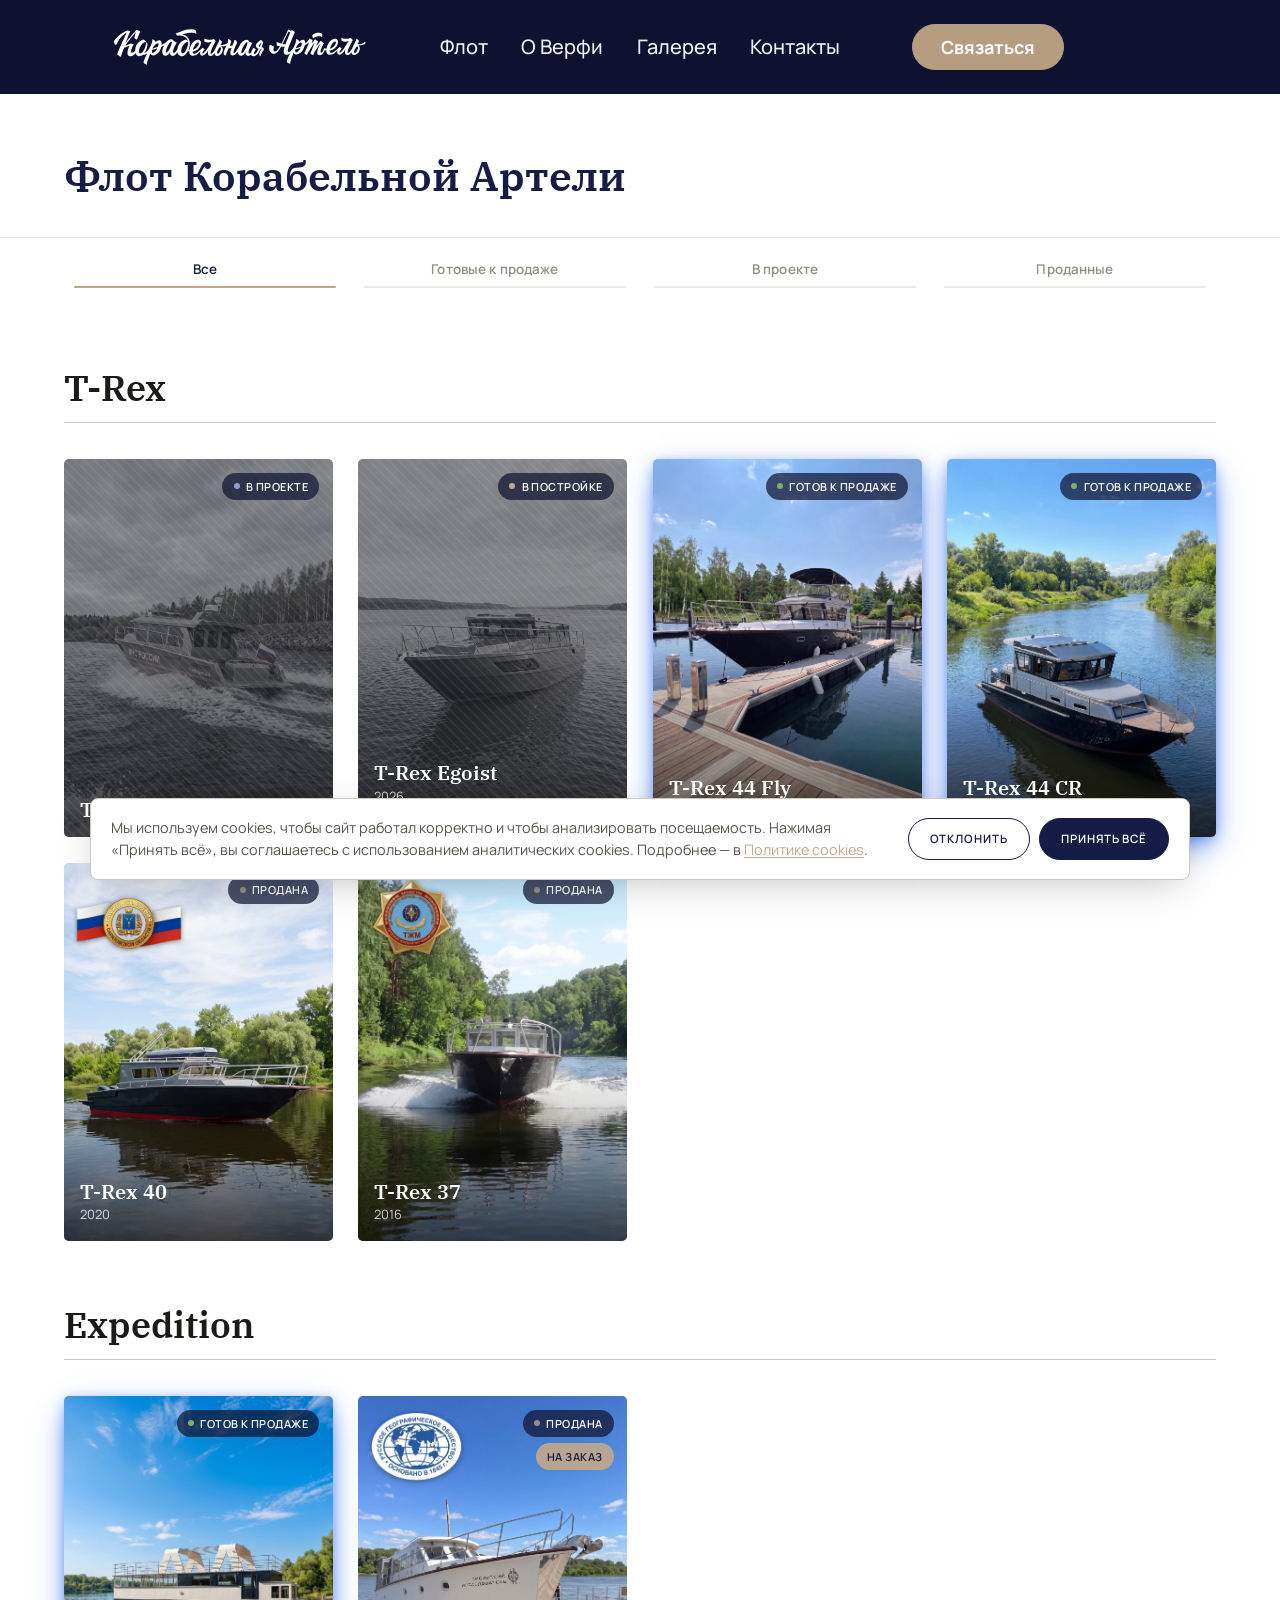
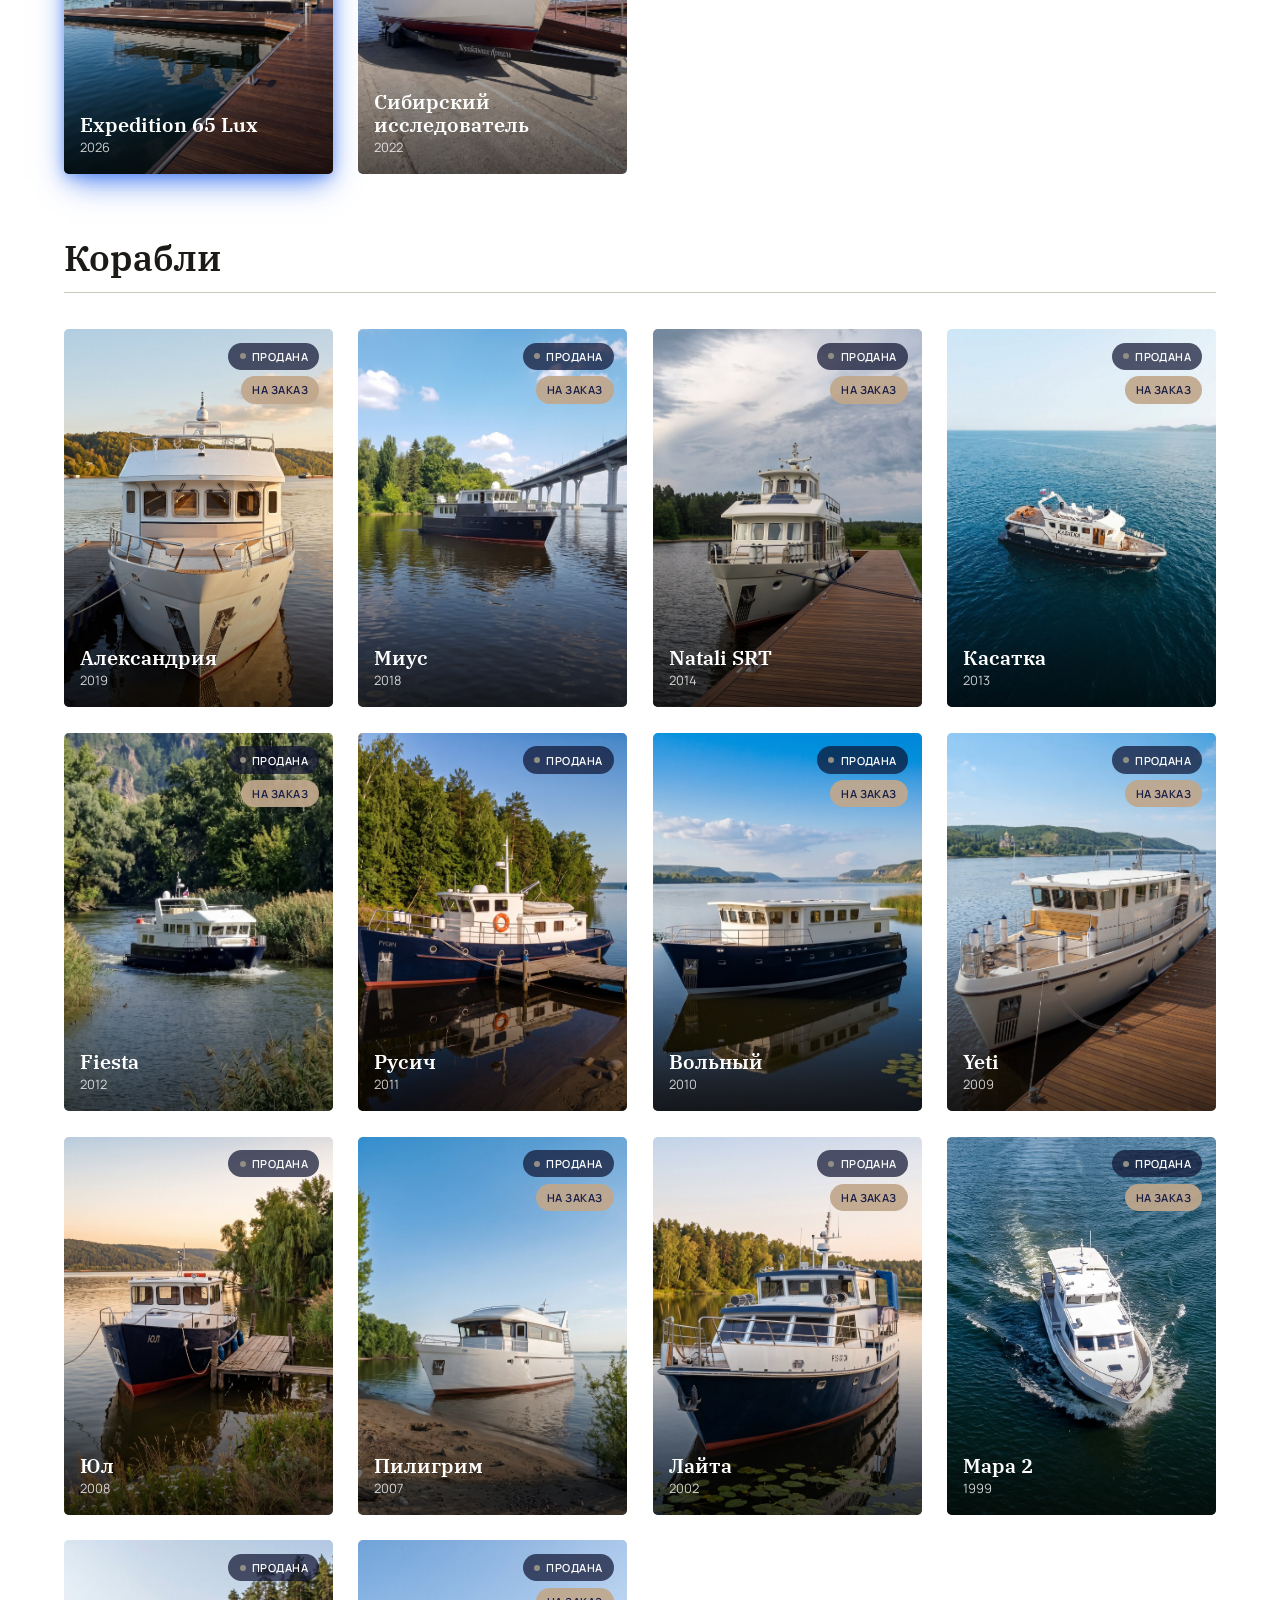
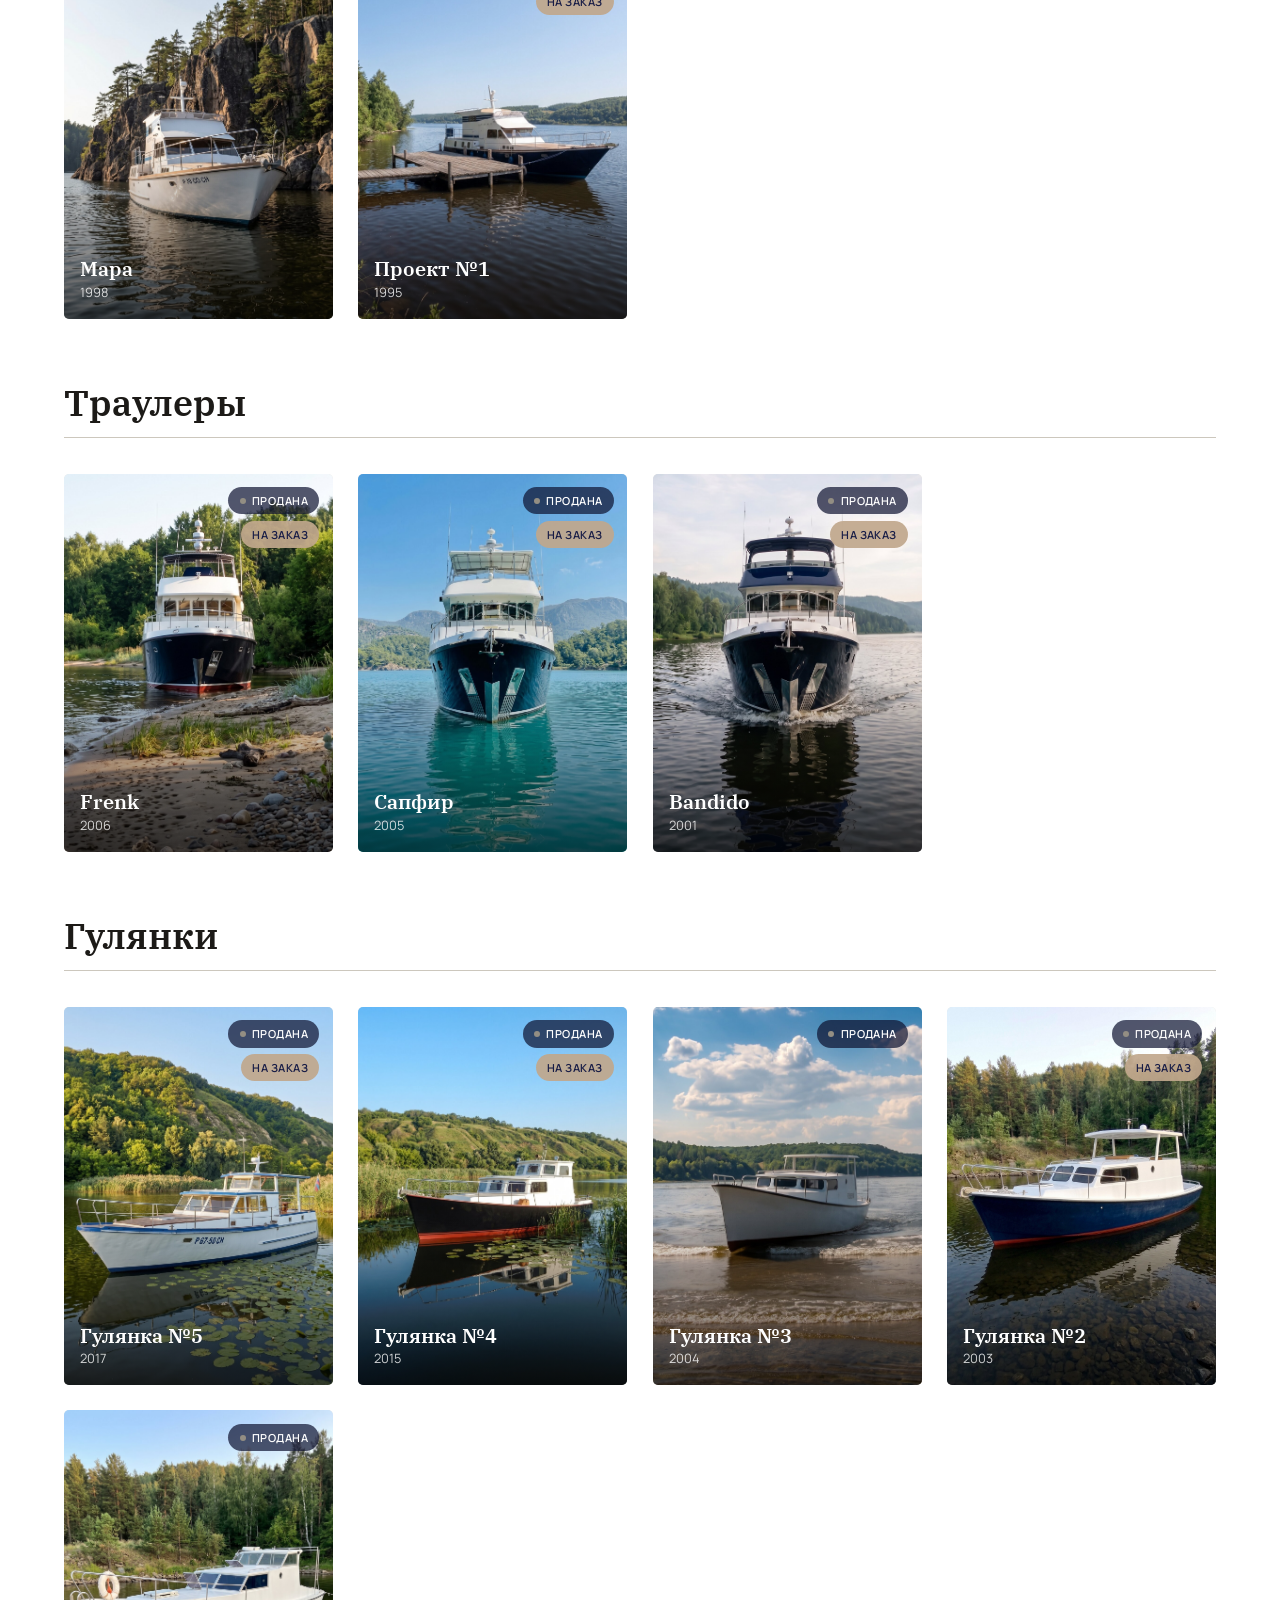
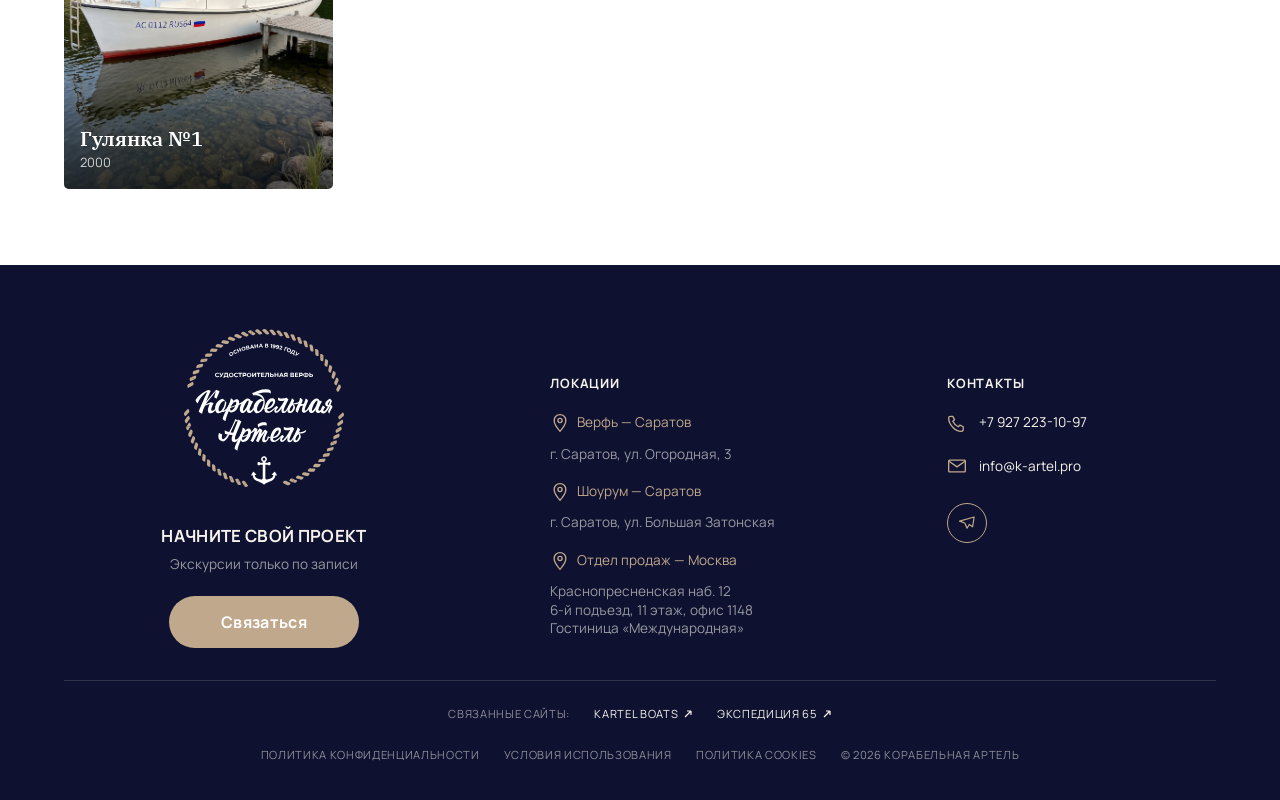
<file: fleet.html>
<!doctype html>
<html lang="ru">
<head>
<meta charset="utf-8">
<meta name="viewport" content="width=device-width, initial-scale=1">
<title>Флот — Корабельная Артель</title>
<meta name="description" content="Флот Корабельной Артели — катера, корабли, экспедиционные суда и траулеры, построенные на верфи в Саратове.">
<link rel="preconnect" href="https://fonts.googleapis.com">
<link rel="preconnect" href="https://fonts.gstatic.com" crossorigin>
<link href="https://fonts.googleapis.com/css2?family=IBM+Plex+Serif:wght@400;500;600&family=Manrope:wght@400;500;600;700&display=swap" rel="stylesheet">
<link rel="stylesheet" href="css/styles.css?v=320">
</head>
<body>

  <!-- ===================== NAV (solid, interior page) ===================== -->
  <header class="nav nav--solid">
    <a class="nav__logo" href="index.html" aria-label="Корабельная артель">
      <img src="assets/logo/wordmark-white.svg" alt="Корабельная артель">
    </a>
    <nav class="nav__links">
      <a href="fleet.html">Флот</a>
      <a href="about.html">О Верфи</a>
      <!-- <a href="index.html#stories">Истории</a> -->
      <a href="gallery.html">Галерея</a>
      <a href="contact.html">Контакты</a>
    </nav>
    <a class="nav__cta js-contact-open" href="contact.html">Связаться</a>
  </header>

  <!-- ===================== FLEET ===================== -->
  <main>
    <!-- HEADER — solid ink band flowing out of the nav; filter tabs tucked at its base -->
    <section class="fleet-hero">
      <div class="fleet-hero__inner">
        <h1 class="fleet-hero__title">Флот Корабельной Артели</h1>
      </div>
      <div class="fleet-hero__band">
        <div class="fleet-hero__band-inner" id="fleetControls">
          <button class="fleet-tab is-active" data-filter="all">Все</button>
          <button class="fleet-tab" data-filter="available">Готовые к продаже</button>
          <button class="fleet-tab" data-filter="inproject">В проекте</button>
          <button class="fleet-tab" data-filter="sold">Проданные</button>
        </div>
      </div>
    </section>

    <!-- FAMILY SECTIONS (rendered by js/fleet.js) -->
    <div id="fleetSections"></div>
  </main>

  <!-- back to top -->
  <button type="button" class="gal-top" id="galTop" aria-label="Наверх">
    <svg viewBox="0 0 24 24" fill="none" stroke="currentColor" stroke-width="2" stroke-linecap="round" stroke-linejoin="round" aria-hidden="true">
      <path d="M12 19V5"></path>
      <path d="M6 11l6-6 6 6"></path>
    </svg>
  </button>

  <!-- ===================== FOOTER ===================== -->
  <footer class="foot">
    <div class="foot__inner">
      <div class="foot__top">
        <!-- COL 1: wordmark + CTA -->
        <div class="foot__col">
          <a class="foot__brand" href="index.html" aria-label="Корабельная артель">
            <img src="assets/logo/seal-white.svg" alt="Корабельная артель">
          </a>
          <h3 class="foot__eyebrow">Начните свой проект</h3>
          <p class="foot__sub">Экскурсии только по записи</p>
          <a class="foot__cta" href="index.html#locations">Связаться</a>
        </div>

        <!-- COL 2: locations -->
        <div class="foot__col">
          <p class="foot__coltitle">Локации</p>
          <ul class="foot__locs">
            <li>
              <a class="foot__loc-name" href="https://yandex.ru/maps/194/saratov/?ll=45.975715%2C51.514432&mode=poi&poi%5Bpoint%5D=45.975110%2C51.514426&poi%5Buri%5D=ymapsbm1%3A%2F%2Forg%3Foid%3D194729155833&z=18.88" target="_blank" rel="noopener">
                <svg width="20" height="20" viewBox="0 0 24 24" fill="none"><path d="M12 2C16 2 19 5 19 9c0 5-7 13-7 13S5 14 5 9c0-4 3-7 7-7Z" stroke="currentColor" stroke-width="1.6"/><circle cx="12" cy="9" r="2.5" stroke="currentColor" stroke-width="1.6"/></svg>
                Верфь — Саратов
              </a>
              <div class="foot__loc-lines"><p>г. Саратов, ул. Огородная, 3</p></div>
            </li>
            <li>
              <a class="foot__loc-name" href="https://yandex.ru/maps/org/pristan/169654831303/?ll=46.082849%2C51.543943&z=18.8" target="_blank" rel="noopener">
                <svg width="20" height="20" viewBox="0 0 24 24" fill="none"><path d="M12 2C16 2 19 5 19 9c0 5-7 13-7 13S5 14 5 9c0-4 3-7 7-7Z" stroke="currentColor" stroke-width="1.6"/><circle cx="12" cy="9" r="2.5" stroke="currentColor" stroke-width="1.6"/></svg>
                Шоурум — Саратов
              </a>
              <div class="foot__loc-lines"><p>г. Саратов, ул. Большая Затонская</p></div>
            </li>
            <li>
              <a class="foot__loc-name" href="https://yandex.ru/maps/org/kartel_boats/22422353256/?ll=37.556388%2C55.754203&z=17.13" target="_blank" rel="noopener">
                <svg width="20" height="20" viewBox="0 0 24 24" fill="none"><path d="M12 2C16 2 19 5 19 9c0 5-7 13-7 13S5 14 5 9c0-4 3-7 7-7Z" stroke="currentColor" stroke-width="1.6"/><circle cx="12" cy="9" r="2.5" stroke="currentColor" stroke-width="1.6"/></svg>
                Отдел продаж — Москва
              </a>
              <div class="foot__loc-lines">
                <p>Краснопресненская наб. 12</p>
                <p>6-й подъезд, 11 этаж, офис 1148</p>
                <p>Гостиница «Международная»</p>
              </div>
            </li>
          </ul>
        </div>

        <!-- COL 3: contacts -->
        <div class="foot__col">
          <p class="foot__coltitle">Контакты</p>
          <ul class="foot__contacts">
            <li>
              <a class="foot__contact" href="tel:+79272231097">
                <svg width="20" height="20" viewBox="0 0 24 24" fill="none"><path d="M4 4h3l2 4-2 2c1.5 3.5 3 5 6.5 6.5l2-2 4 2v3c0 1.5-1 2.5-2.5 2.5C10 22 2 14 2 6 2 4.5 3 4 4 4Z" stroke="currentColor" stroke-width="1.6" stroke-linejoin="round"/></svg>
                +7 927 223-10-97
              </a>
            </li>
            <li>
              <a class="foot__contact" href="mailto:info@k-artel.pro">
                <svg width="20" height="20" viewBox="0 0 24 24" fill="none"><rect x="2" y="5" width="20" height="14" rx="1" stroke="currentColor" stroke-width="1.6"/><path d="M2 6l10 7 10-7" stroke="currentColor" stroke-width="1.6"/></svg>
                info@k-artel.pro
              </a>
            </li>
          </ul>
          <div class="foot__social">
            <a class="foot__soc" href="https://t.me/KARTELBOATS_RU" target="_blank" rel="noopener" aria-label="Telegram">
              <svg width="18" height="18" viewBox="0 0 24 24" fill="none"><path d="M21.5 4 2 9.5 9 12l3 7 3-5 4.5 3L21.5 4Z" stroke="currentColor" stroke-width="1.6" stroke-linejoin="round"/></svg>
            </a>
          </div>
        </div>
      </div>

      <hr class="foot__hr">

      <div class="foot__related">
        <span class="foot__related-label">Связанные сайты:</span>
        <a href="https://kartelboats.ru" target="_blank" rel="noopener">Kartel Boats
          <svg width="10" height="10" viewBox="0 0 10 10" fill="none"><path d="M2 8 8 2M8 2H4M8 2v4" stroke="currentColor" stroke-width="1.2"/></svg>
        </a>
        <a href="https://expedition65.ru" target="_blank" rel="noopener">Экспедиция 65
          <svg width="10" height="10" viewBox="0 0 10 10" fill="none"><path d="M2 8 8 2M8 2H4M8 2v4" stroke="currentColor" stroke-width="1.2"/></svg>
        </a>
      </div>

      <div class="foot__legal">
        <a href="privacy.html">Политика конфиденциальности</a>
        <a href="terms.html">Условия использования</a>
        <a href="cookies.html">Политика cookies</a>
        <span>© 2026 Корабельная Артель</span>
      </div>
    </div>
  </footer>

  <script src="js/boats-data.js?v=300"></script>
  <script src="js/fleet.js?v=49"></script>
  <script src="js/contact-modal.js?v=3"></script>
  <script src="js/cookie-consent.js?v=1"></script>
</body>
</html>
</file>
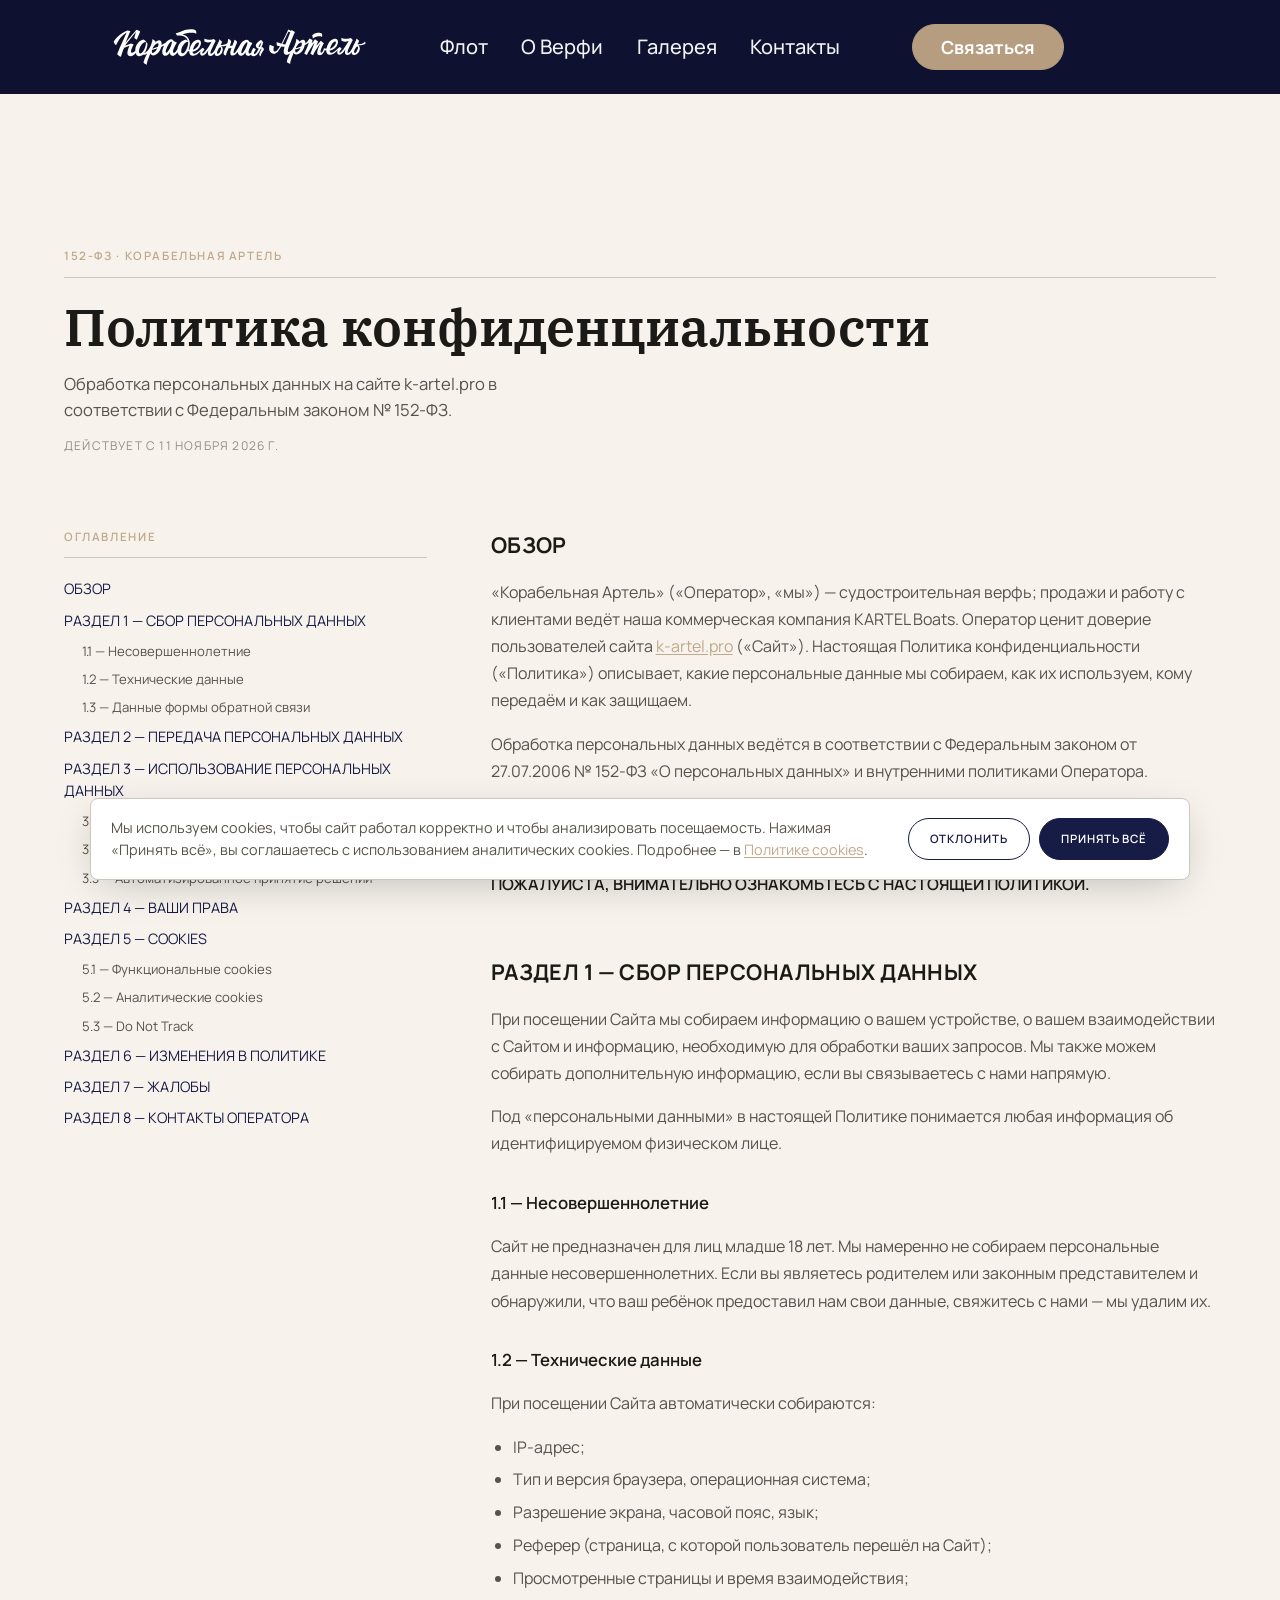
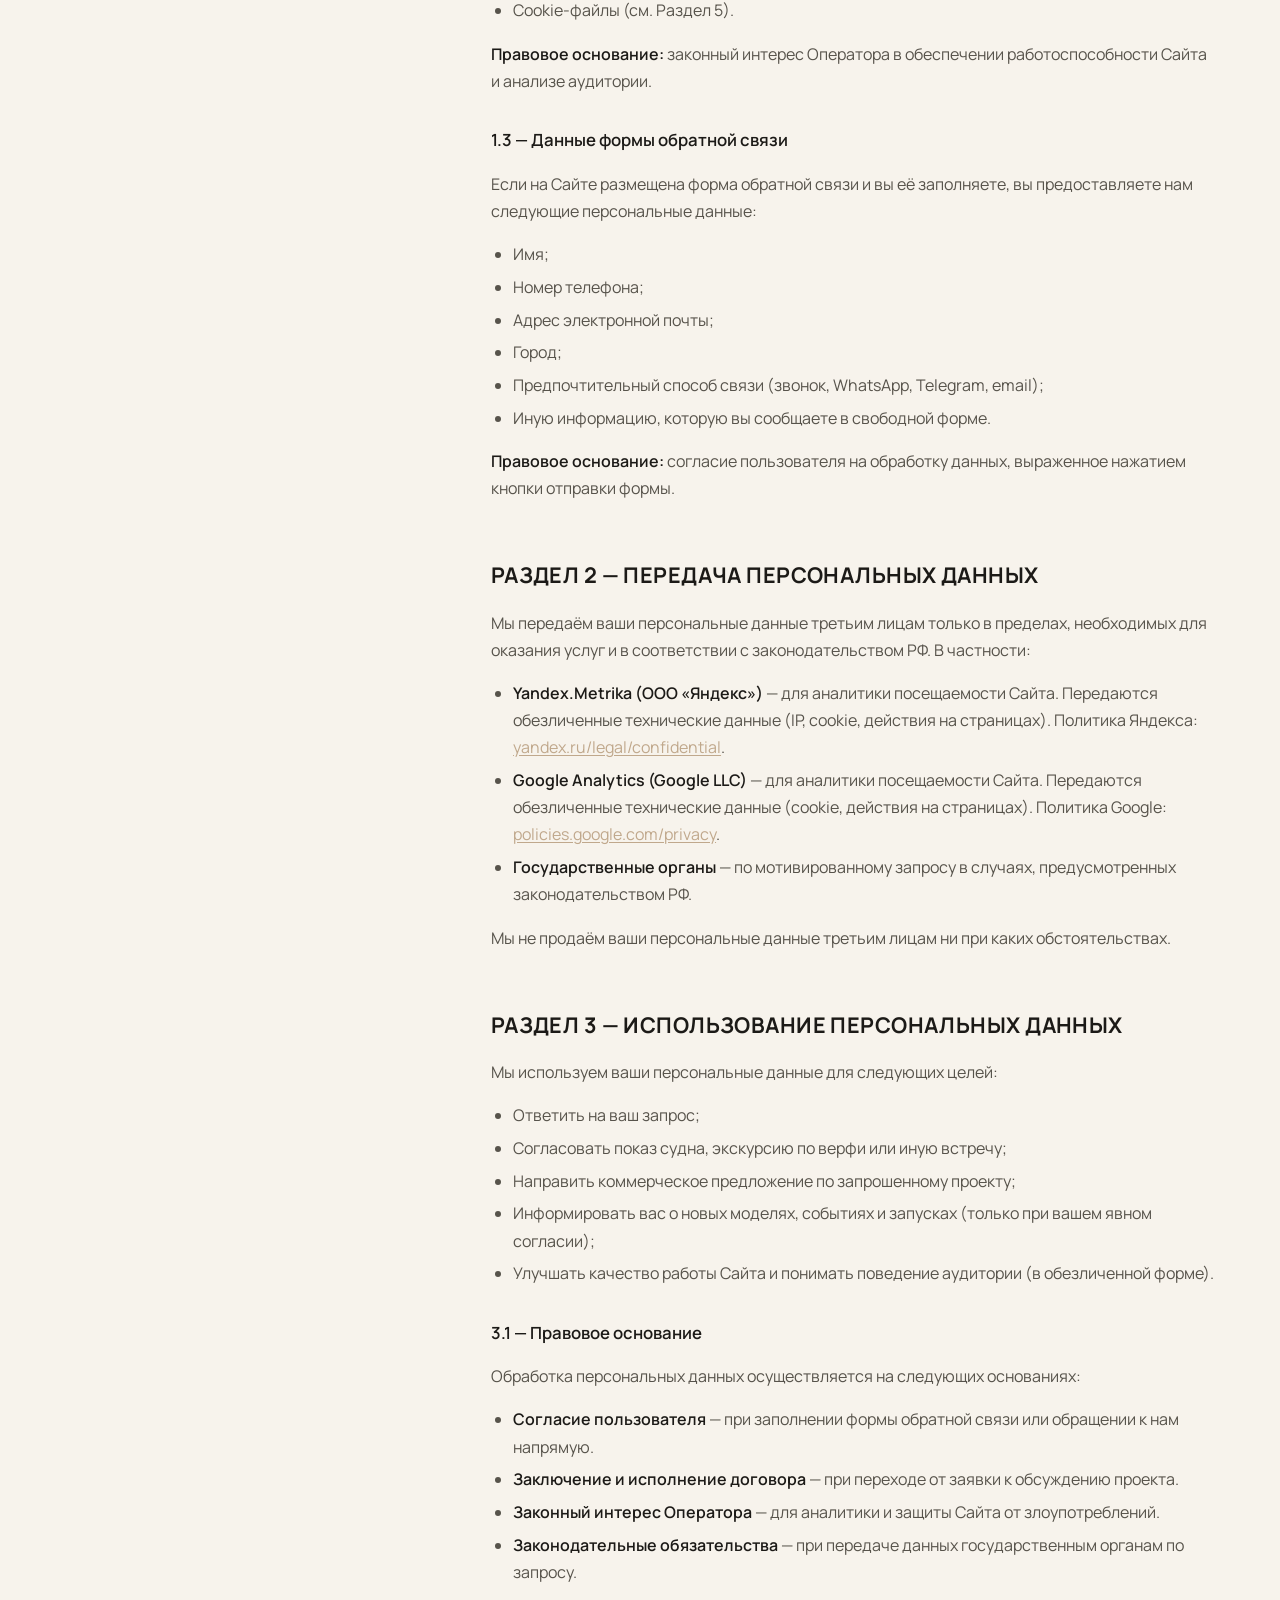
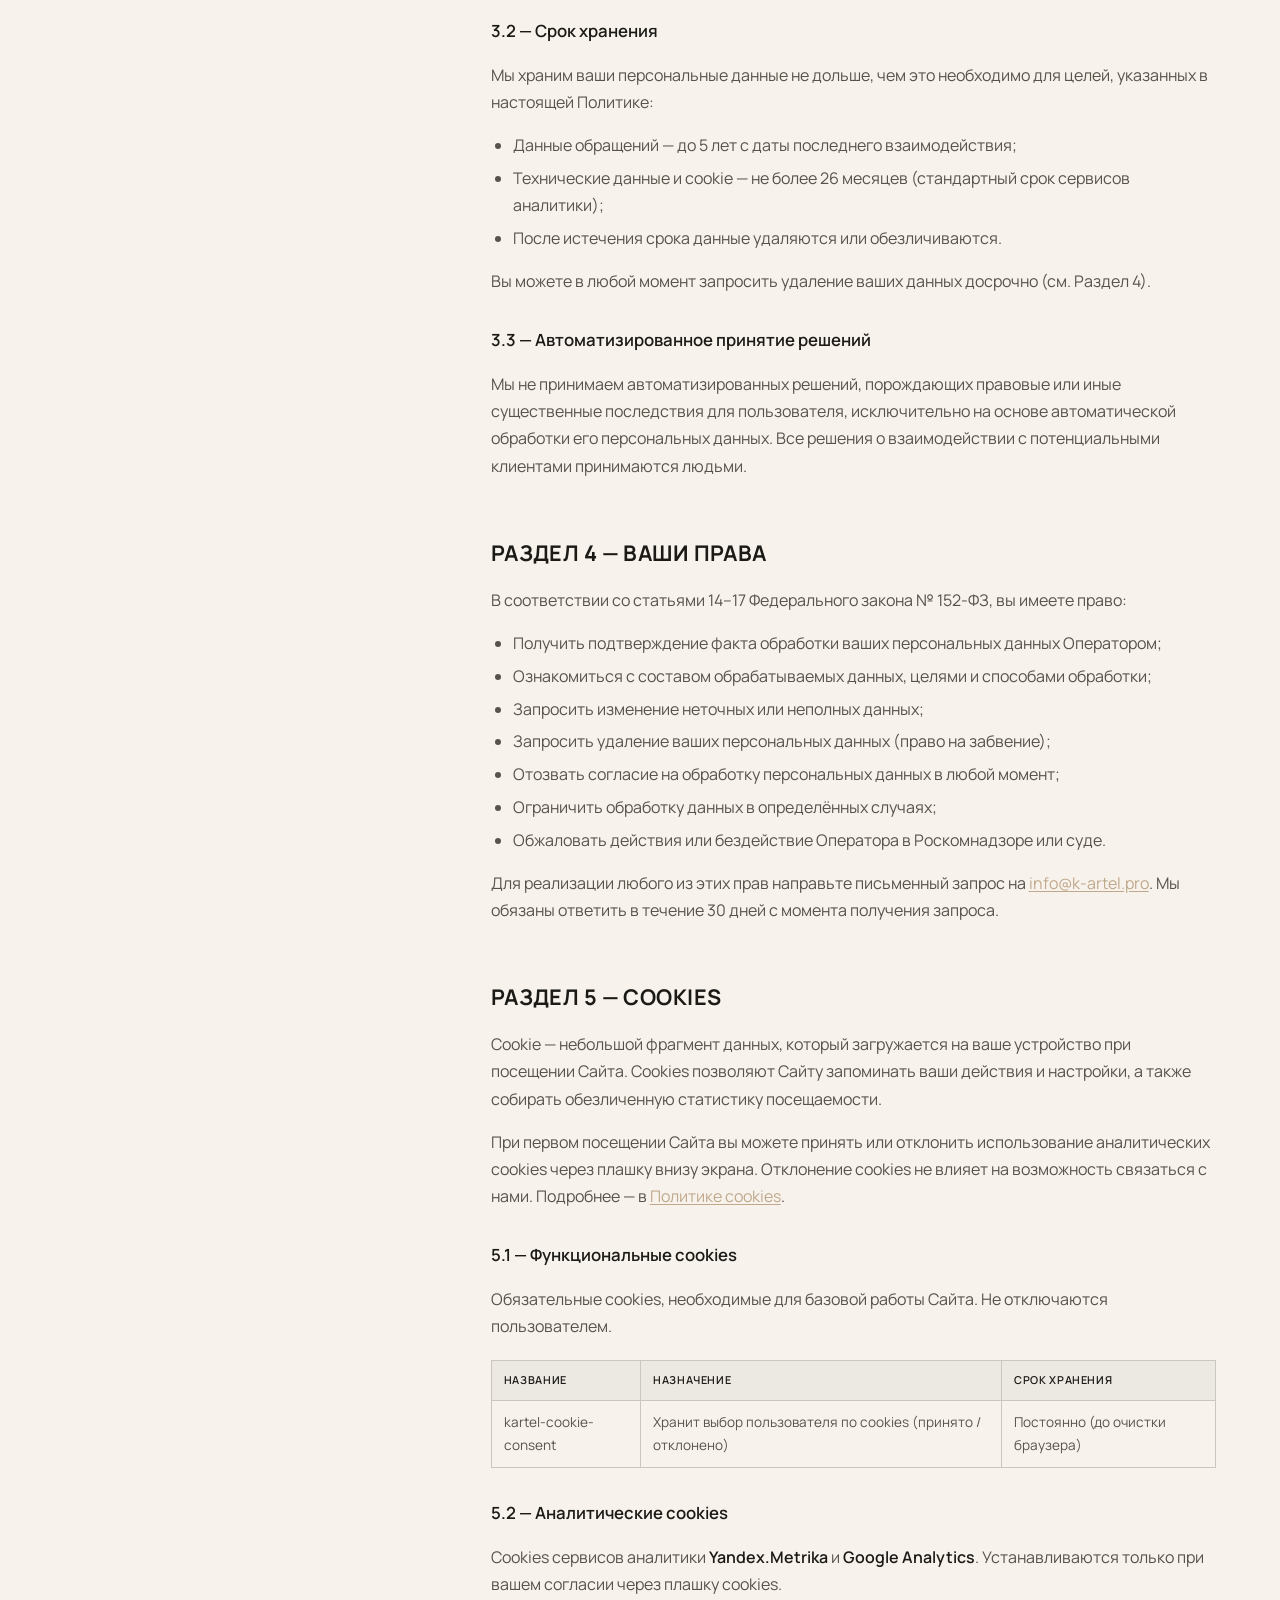
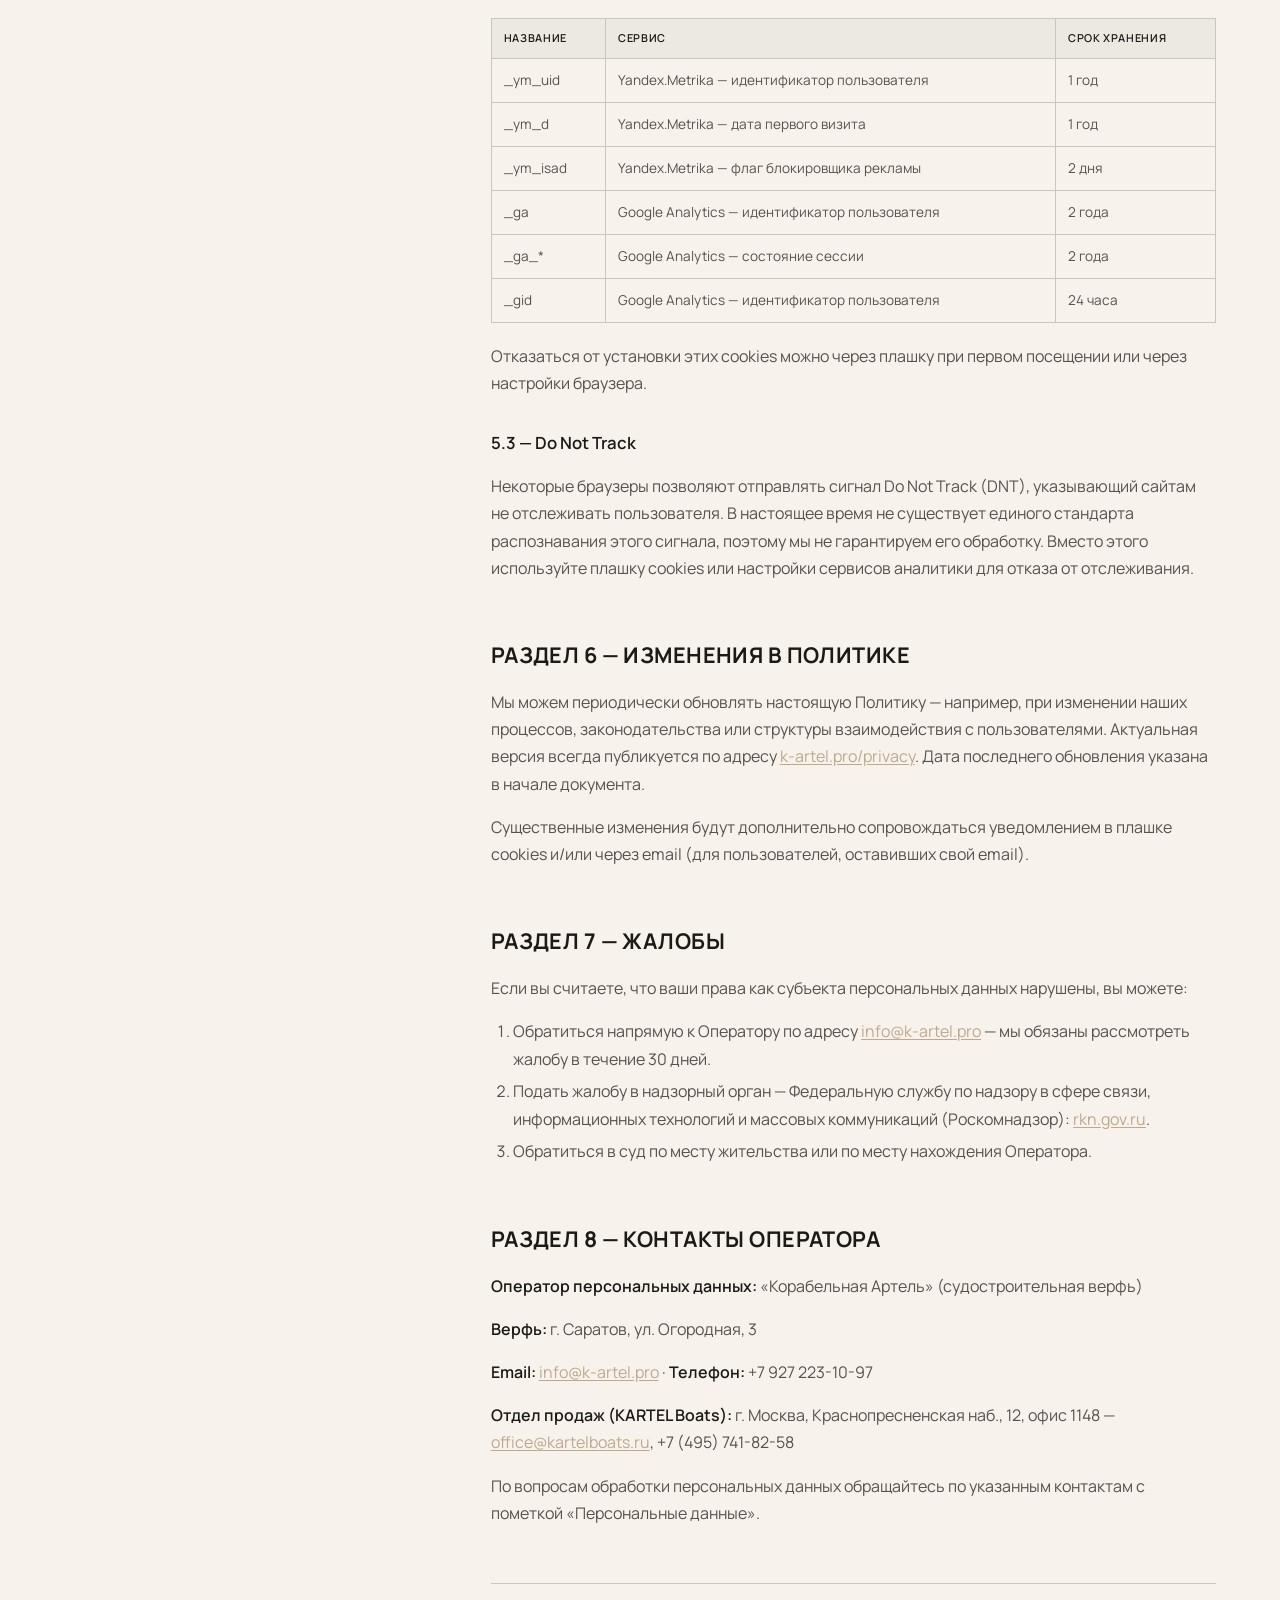
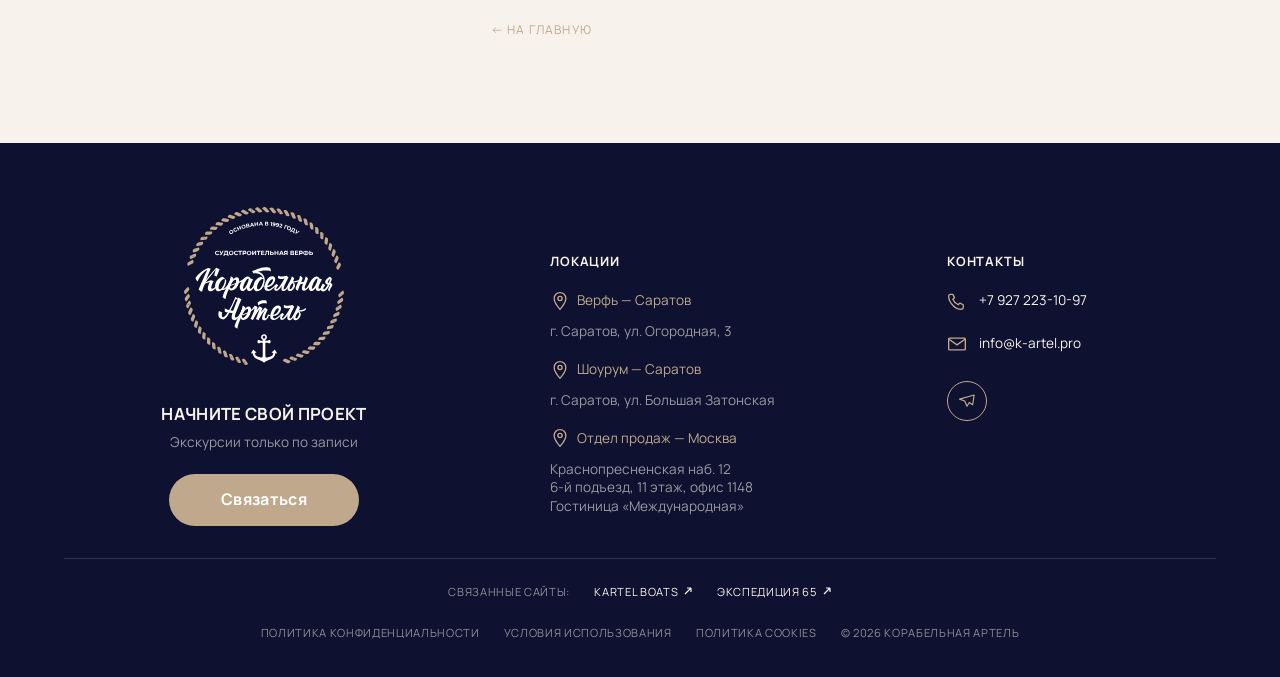
<file: privacy.html>
<!doctype html>
<html lang="ru">
<head>
<meta charset="utf-8">
<meta name="viewport" content="width=device-width, initial-scale=1">
<title>Политика конфиденциальности — Корабельная Артель</title>
<meta name="description" content="Обработка персональных данных на сайте k-artel.pro в соответствии с 152-ФЗ.">
<link rel="preconnect" href="https://fonts.googleapis.com">
<link rel="preconnect" href="https://fonts.gstatic.com" crossorigin>
<link href="https://fonts.googleapis.com/css2?family=IBM+Plex+Serif:wght@400;500;600&family=Manrope:wght@400;500;600;700&display=swap" rel="stylesheet">
<link rel="stylesheet" href="css/styles.css?v=320">
</head>
<body>

  <!-- ===================== NAV ===================== -->
  <header class="nav nav--solid nav--sticky">
    <a class="nav__logo" href="index.html" aria-label="Корабельная артель">
      <img src="assets/logo/wordmark-white.svg" alt="Корабельная артель">
    </a>
    <nav class="nav__links">
      <a href="fleet.html">Флот</a>
      <a href="about.html">О Верфи</a>
      <a href="gallery.html">Галерея</a>
      <a href="contact.html">Контакты</a>
    </nav>
    <a class="nav__cta js-contact-open" href="contact.html">Связаться</a>
  </header>

  <!-- ===================== LEGAL ===================== -->
  <main class="legal">
    <div class="legal__inner">
      <p class="legal__eyebrow">152-ФЗ · Корабельная Артель</p>
      <hr class="legal__rule">
      <h1 class="legal__title">Политика конфиденциальности</h1>
      <p class="legal__sub">Обработка персональных данных на сайте k-artel.pro в соответствии с Федеральным законом № 152-ФЗ.</p>
      <p class="legal__updated">Действует с 11 ноября 2026 г.</p>

      <div class="legal__grid">
        <!-- Table of contents -->
        <aside class="legal__toc">
          <p class="legal__toc-label">Оглавление</p>
          <hr class="legal__rule">
          <nav>
            <a href="#overview">ОБЗОР</a>
            <a href="#collecting">РАЗДЕЛ 1 — СБОР ПЕРСОНАЛЬНЫХ ДАННЫХ</a>
            <span class="legal__toc-sub">
              <a href="#collecting-minors">1.1 — Несовершеннолетние</a>
              <a href="#collecting-technical">1.2 — Технические данные</a>
              <a href="#collecting-form">1.3 — Данные формы обратной связи</a>
            </span>
            <a href="#sharing">РАЗДЕЛ 2 — ПЕРЕДАЧА ПЕРСОНАЛЬНЫХ ДАННЫХ</a>
            <a href="#using">РАЗДЕЛ 3 — ИСПОЛЬЗОВАНИЕ ПЕРСОНАЛЬНЫХ ДАННЫХ</a>
            <span class="legal__toc-sub">
              <a href="#using-lawful">3.1 — Правовое основание</a>
              <a href="#using-retention">3.2 — Срок хранения</a>
              <a href="#using-automated">3.3 — Автоматизированное принятие решений</a>
            </span>
            <a href="#rights">РАЗДЕЛ 4 — ВАШИ ПРАВА</a>
            <a href="#cookies">РАЗДЕЛ 5 — COOKIES</a>
            <span class="legal__toc-sub">
              <a href="#cookies-functional">5.1 — Функциональные cookies</a>
              <a href="#cookies-analytics">5.2 — Аналитические cookies</a>
              <a href="#cookies-dnt">5.3 — Do Not Track</a>
            </span>
            <a href="#changes">РАЗДЕЛ 6 — ИЗМЕНЕНИЯ В ПОЛИТИКЕ</a>
            <a href="#complaints">РАЗДЕЛ 7 — ЖАЛОБЫ</a>
            <a href="#contact">РАЗДЕЛ 8 — КОНТАКТЫ ОПЕРАТОРА</a>
          </nav>
        </aside>

        <!-- Body -->
        <div class="legal__content">
          <section id="overview" class="legal__sec">
            <h2>ОБЗОР</h2>
            <div class="legal-body">
              <p>«Корабельная Артель» («Оператор», «мы») — судостроительная верфь; продажи и работу с клиентами ведёт наша коммерческая компания KARTEL Boats. Оператор ценит доверие пользователей сайта <a href="https://k-artel.pro">k-artel.pro</a> («Сайт»). Настоящая Политика конфиденциальности («Политика») описывает, какие персональные данные мы собираем, как их используем, кому передаём и как защищаем.</p>
              <p>Обработка персональных данных ведётся в соответствии с Федеральным законом от 27.07.2006 № 152-ФЗ «О персональных данных» и внутренними политиками Оператора.</p>
              <p>Если у вас есть вопросы по обработке ваших персональных данных, свяжитесь с нами по адресу <a href="mailto:info@k-artel.pro">info@k-artel.pro</a>.</p>
              <p><strong>ПОЖАЛУЙСТА, ВНИМАТЕЛЬНО ОЗНАКОМЬТЕСЬ С НАСТОЯЩЕЙ ПОЛИТИКОЙ.</strong></p>
            </div>
          </section>

          <section id="collecting" class="legal__sec">
            <h2>РАЗДЕЛ 1 — СБОР ПЕРСОНАЛЬНЫХ ДАННЫХ</h2>
            <div class="legal-body">
              <p>При посещении Сайта мы собираем информацию о вашем устройстве, о вашем взаимодействии с Сайтом и информацию, необходимую для обработки ваших запросов. Мы также можем собирать дополнительную информацию, если вы связываетесь с нами напрямую.</p>
              <p>Под «персональными данными» в настоящей Политике понимается любая информация об идентифицируемом физическом лице.</p>
            </div>
            <h3 id="collecting-minors">1.1 — Несовершеннолетние</h3>
            <div class="legal-body">
              <p>Сайт не предназначен для лиц младше 18 лет. Мы намеренно не собираем персональные данные несовершеннолетних. Если вы являетесь родителем или законным представителем и обнаружили, что ваш ребёнок предоставил нам свои данные, свяжитесь с нами — мы удалим их.</p>
            </div>
            <h3 id="collecting-technical">1.2 — Технические данные</h3>
            <div class="legal-body">
              <p>При посещении Сайта автоматически собираются:</p>
              <ul>
                <li>IP-адрес;</li>
                <li>Тип и версия браузера, операционная система;</li>
                <li>Разрешение экрана, часовой пояс, язык;</li>
                <li>Реферер (страница, с которой пользователь перешёл на Сайт);</li>
                <li>Просмотренные страницы и время взаимодействия;</li>
                <li>Cookie-файлы (см. Раздел 5).</li>
              </ul>
              <p><strong>Правовое основание:</strong> законный интерес Оператора в обеспечении работоспособности Сайта и анализе аудитории.</p>
            </div>
            <h3 id="collecting-form">1.3 — Данные формы обратной связи</h3>
            <div class="legal-body">
              <p>Если на Сайте размещена форма обратной связи и вы её заполняете, вы предоставляете нам следующие персональные данные:</p>
              <ul>
                <li>Имя;</li>
                <li>Номер телефона;</li>
                <li>Адрес электронной почты;</li>
                <li>Город;</li>
                <li>Предпочтительный способ связи (звонок, WhatsApp, Telegram, email);</li>
                <li>Иную информацию, которую вы сообщаете в свободной форме.</li>
              </ul>
              <p><strong>Правовое основание:</strong> согласие пользователя на обработку данных, выраженное нажатием кнопки отправки формы.</p>
            </div>
          </section>

          <section id="sharing" class="legal__sec">
            <h2>РАЗДЕЛ 2 — ПЕРЕДАЧА ПЕРСОНАЛЬНЫХ ДАННЫХ</h2>
            <div class="legal-body">
              <p>Мы передаём ваши персональные данные третьим лицам только в пределах, необходимых для оказания услуг и в соответствии с законодательством РФ. В частности:</p>
              <ul>
                <li><strong>Yandex.Metrika (ООО «Яндекс»)</strong> — для аналитики посещаемости Сайта. Передаются обезличенные технические данные (IP, cookie, действия на страницах). Политика Яндекса: <a href="https://yandex.ru/legal/confidential/" target="_blank" rel="noopener">yandex.ru/legal/confidential</a>.</li>
                <li><strong>Google Analytics (Google LLC)</strong> — для аналитики посещаемости Сайта. Передаются обезличенные технические данные (cookie, действия на страницах). Политика Google: <a href="https://policies.google.com/privacy" target="_blank" rel="noopener">policies.google.com/privacy</a>.</li>
                <li><strong>Государственные органы</strong> — по мотивированному запросу в случаях, предусмотренных законодательством РФ.</li>
              </ul>
              <p>Мы не продаём ваши персональные данные третьим лицам ни при каких обстоятельствах.</p>
            </div>
          </section>

          <section id="using" class="legal__sec">
            <h2>РАЗДЕЛ 3 — ИСПОЛЬЗОВАНИЕ ПЕРСОНАЛЬНЫХ ДАННЫХ</h2>
            <div class="legal-body">
              <p>Мы используем ваши персональные данные для следующих целей:</p>
              <ul>
                <li>Ответить на ваш запрос;</li>
                <li>Согласовать показ судна, экскурсию по верфи или иную встречу;</li>
                <li>Направить коммерческое предложение по запрошенному проекту;</li>
                <li>Информировать вас о новых моделях, событиях и запусках (только при вашем явном согласии);</li>
                <li>Улучшать качество работы Сайта и понимать поведение аудитории (в обезличенной форме).</li>
              </ul>
            </div>
            <h3 id="using-lawful">3.1 — Правовое основание</h3>
            <div class="legal-body">
              <p>Обработка персональных данных осуществляется на следующих основаниях:</p>
              <ul>
                <li><strong>Согласие пользователя</strong> — при заполнении формы обратной связи или обращении к нам напрямую.</li>
                <li><strong>Заключение и исполнение договора</strong> — при переходе от заявки к обсуждению проекта.</li>
                <li><strong>Законный интерес Оператора</strong> — для аналитики и защиты Сайта от злоупотреблений.</li>
                <li><strong>Законодательные обязательства</strong> — при передаче данных государственным органам по запросу.</li>
              </ul>
            </div>
            <h3 id="using-retention">3.2 — Срок хранения</h3>
            <div class="legal-body">
              <p>Мы храним ваши персональные данные не дольше, чем это необходимо для целей, указанных в настоящей Политике:</p>
              <ul>
                <li>Данные обращений — до 5 лет с даты последнего взаимодействия;</li>
                <li>Технические данные и cookie — не более 26 месяцев (стандартный срок сервисов аналитики);</li>
                <li>После истечения срока данные удаляются или обезличиваются.</li>
              </ul>
              <p>Вы можете в любой момент запросить удаление ваших данных досрочно (см. Раздел 4).</p>
            </div>
            <h3 id="using-automated">3.3 — Автоматизированное принятие решений</h3>
            <div class="legal-body">
              <p>Мы не принимаем автоматизированных решений, порождающих правовые или иные существенные последствия для пользователя, исключительно на основе автоматической обработки его персональных данных. Все решения о взаимодействии с потенциальными клиентами принимаются людьми.</p>
            </div>
          </section>

          <section id="rights" class="legal__sec">
            <h2>РАЗДЕЛ 4 — ВАШИ ПРАВА</h2>
            <div class="legal-body">
              <p>В соответствии со статьями 14–17 Федерального закона № 152-ФЗ, вы имеете право:</p>
              <ul>
                <li>Получить подтверждение факта обработки ваших персональных данных Оператором;</li>
                <li>Ознакомиться с составом обрабатываемых данных, целями и способами обработки;</li>
                <li>Запросить изменение неточных или неполных данных;</li>
                <li>Запросить удаление ваших персональных данных (право на забвение);</li>
                <li>Отозвать согласие на обработку персональных данных в любой момент;</li>
                <li>Ограничить обработку данных в определённых случаях;</li>
                <li>Обжаловать действия или бездействие Оператора в Роскомнадзоре или суде.</li>
              </ul>
              <p>Для реализации любого из этих прав направьте письменный запрос на <a href="mailto:info@k-artel.pro">info@k-artel.pro</a>. Мы обязаны ответить в течение 30 дней с момента получения запроса.</p>
            </div>
          </section>

          <section id="cookies" class="legal__sec">
            <h2>РАЗДЕЛ 5 — COOKIES</h2>
            <div class="legal-body">
              <p>Cookie — небольшой фрагмент данных, который загружается на ваше устройство при посещении Сайта. Cookies позволяют Сайту запоминать ваши действия и настройки, а также собирать обезличенную статистику посещаемости.</p>
              <p>При первом посещении Сайта вы можете принять или отклонить использование аналитических cookies через плашку внизу экрана. Отклонение cookies не влияет на возможность связаться с нами. Подробнее — в <a href="cookies.html">Политике cookies</a>.</p>
            </div>
            <h3 id="cookies-functional">5.1 — Функциональные cookies</h3>
            <div class="legal-body">
              <p>Обязательные cookies, необходимые для базовой работы Сайта. Не отключаются пользователем.</p>
              <table>
                <thead><tr><th>Название</th><th>Назначение</th><th>Срок хранения</th></tr></thead>
                <tbody>
                  <tr><td>kartel-cookie-consent</td><td>Хранит выбор пользователя по cookies (принято / отклонено)</td><td>Постоянно (до очистки браузера)</td></tr>
                </tbody>
              </table>
            </div>
            <h3 id="cookies-analytics">5.2 — Аналитические cookies</h3>
            <div class="legal-body">
              <p>Cookies сервисов аналитики <strong>Yandex.Metrika</strong> и <strong>Google Analytics</strong>. Устанавливаются только при вашем согласии через плашку cookies.</p>
              <table>
                <thead><tr><th>Название</th><th>Сервис</th><th>Срок хранения</th></tr></thead>
                <tbody>
                  <tr><td>_ym_uid</td><td>Yandex.Metrika — идентификатор пользователя</td><td>1 год</td></tr>
                  <tr><td>_ym_d</td><td>Yandex.Metrika — дата первого визита</td><td>1 год</td></tr>
                  <tr><td>_ym_isad</td><td>Yandex.Metrika — флаг блокировщика рекламы</td><td>2 дня</td></tr>
                  <tr><td>_ga</td><td>Google Analytics — идентификатор пользователя</td><td>2 года</td></tr>
                  <tr><td>_ga_*</td><td>Google Analytics — состояние сессии</td><td>2 года</td></tr>
                  <tr><td>_gid</td><td>Google Analytics — идентификатор пользователя</td><td>24 часа</td></tr>
                </tbody>
              </table>
              <p>Отказаться от установки этих cookies можно через плашку при первом посещении или через настройки браузера.</p>
            </div>
            <h3 id="cookies-dnt">5.3 — Do Not Track</h3>
            <div class="legal-body">
              <p>Некоторые браузеры позволяют отправлять сигнал Do Not Track (DNT), указывающий сайтам не отслеживать пользователя. В настоящее время не существует единого стандарта распознавания этого сигнала, поэтому мы не гарантируем его обработку. Вместо этого используйте плашку cookies или настройки сервисов аналитики для отказа от отслеживания.</p>
            </div>
          </section>

          <section id="changes" class="legal__sec">
            <h2>РАЗДЕЛ 6 — ИЗМЕНЕНИЯ В ПОЛИТИКЕ</h2>
            <div class="legal-body">
              <p>Мы можем периодически обновлять настоящую Политику — например, при изменении наших процессов, законодательства или структуры взаимодействия с пользователями. Актуальная версия всегда публикуется по адресу <a href="https://k-artel.pro/privacy.html">k-artel.pro/privacy</a>. Дата последнего обновления указана в начале документа.</p>
              <p>Существенные изменения будут дополнительно сопровождаться уведомлением в плашке cookies и/или через email (для пользователей, оставивших свой email).</p>
            </div>
          </section>

          <section id="complaints" class="legal__sec">
            <h2>РАЗДЕЛ 7 — ЖАЛОБЫ</h2>
            <div class="legal-body">
              <p>Если вы считаете, что ваши права как субъекта персональных данных нарушены, вы можете:</p>
              <ol>
                <li>Обратиться напрямую к Оператору по адресу <a href="mailto:info@k-artel.pro">info@k-artel.pro</a> — мы обязаны рассмотреть жалобу в течение 30 дней.</li>
                <li>Подать жалобу в надзорный орган — Федеральную службу по надзору в сфере связи, информационных технологий и массовых коммуникаций (Роскомнадзор): <a href="https://rkn.gov.ru/" target="_blank" rel="noopener">rkn.gov.ru</a>.</li>
                <li>Обратиться в суд по месту жительства или по месту нахождения Оператора.</li>
              </ol>
            </div>
          </section>

          <section id="contact" class="legal__sec">
            <h2>РАЗДЕЛ 8 — КОНТАКТЫ ОПЕРАТОРА</h2>
            <div class="legal-body">
              <p><strong>Оператор персональных данных:</strong> «Корабельная Артель» (судостроительная верфь)</p>
              <p><strong>Верфь:</strong> г. Саратов, ул. Огородная, 3</p>
              <p><strong>Email:</strong> <a href="mailto:info@k-artel.pro">info@k-artel.pro</a> · <strong>Телефон:</strong> +7 927 223-10-97</p>
              <p><strong>Отдел продаж (KARTEL Boats):</strong> г. Москва, Краснопресненская наб., 12, офис 1148 — <a href="mailto:office@kartelboats.ru">office@kartelboats.ru</a>, +7 (495) 741-82-58</p>
              <p>По вопросам обработки персональных данных обращайтесь по указанным контактам с пометкой «Персональные данные».</p>
            </div>
          </section>

          <div class="legal__home"><a href="index.html">← На главную</a></div>
        </div>
      </div>
    </div>
  </main>

  <!-- ===================== FOOTER ===================== -->
  <footer class="foot">
    <div class="foot__inner">
      <div class="foot__top">
        <div class="foot__col">
          <a class="foot__brand" href="index.html" aria-label="Корабельная артель">
            <img src="assets/logo/seal-white.svg" alt="Корабельная артель">
          </a>
          <h3 class="foot__eyebrow">Начните свой проект</h3>
          <p class="foot__sub">Экскурсии только по записи</p>
          <a class="foot__cta" href="index.html#locations">Связаться</a>
        </div>
        <div class="foot__col">
          <p class="foot__coltitle">Локации</p>
          <ul class="foot__locs">
            <li>
              <a class="foot__loc-name" href="https://yandex.ru/maps/194/saratov/?ll=45.975715%2C51.514432&mode=poi&poi%5Bpoint%5D=45.975110%2C51.514426&poi%5Buri%5D=ymapsbm1%3A%2F%2Forg%3Foid%3D194729155833&z=18.88" target="_blank" rel="noopener">
                <svg width="20" height="20" viewBox="0 0 24 24" fill="none"><path d="M12 2C16 2 19 5 19 9c0 5-7 13-7 13S5 14 5 9c0-4 3-7 7-7Z" stroke="currentColor" stroke-width="1.6"/><circle cx="12" cy="9" r="2.5" stroke="currentColor" stroke-width="1.6"/></svg>
                Верфь — Саратов
              </a>
              <div class="foot__loc-lines"><p>г. Саратов, ул. Огородная, 3</p></div>
            </li>
            <li>
              <a class="foot__loc-name" href="https://yandex.ru/maps/org/pristan/169654831303/?ll=46.082849%2C51.543943&z=18.8" target="_blank" rel="noopener">
                <svg width="20" height="20" viewBox="0 0 24 24" fill="none"><path d="M12 2C16 2 19 5 19 9c0 5-7 13-7 13S5 14 5 9c0-4 3-7 7-7Z" stroke="currentColor" stroke-width="1.6"/><circle cx="12" cy="9" r="2.5" stroke="currentColor" stroke-width="1.6"/></svg>
                Шоурум — Саратов
              </a>
              <div class="foot__loc-lines"><p>г. Саратов, ул. Большая Затонская</p></div>
            </li>
            <li>
              <a class="foot__loc-name" href="https://yandex.ru/maps/org/kartel_boats/22422353256/?ll=37.556388%2C55.754203&z=17.13" target="_blank" rel="noopener">
                <svg width="20" height="20" viewBox="0 0 24 24" fill="none"><path d="M12 2C16 2 19 5 19 9c0 5-7 13-7 13S5 14 5 9c0-4 3-7 7-7Z" stroke="currentColor" stroke-width="1.6"/><circle cx="12" cy="9" r="2.5" stroke="currentColor" stroke-width="1.6"/></svg>
                Отдел продаж — Москва
              </a>
              <div class="foot__loc-lines">
                <p>Краснопресненская наб. 12</p>
                <p>6-й подъезд, 11 этаж, офис 1148</p>
                <p>Гостиница «Международная»</p>
              </div>
            </li>
          </ul>
        </div>
        <div class="foot__col">
          <p class="foot__coltitle">Контакты</p>
          <ul class="foot__contacts">
            <li>
              <a class="foot__contact" href="tel:+79272231097">
                <svg width="20" height="20" viewBox="0 0 24 24" fill="none"><path d="M4 4h3l2 4-2 2c1.5 3.5 3 5 6.5 6.5l2-2 4 2v3c0 1.5-1 2.5-2.5 2.5C10 22 2 14 2 6 2 4.5 3 4 4 4Z" stroke="currentColor" stroke-width="1.6" stroke-linejoin="round"/></svg>
                +7 927 223-10-97
              </a>
            </li>
            <li>
              <a class="foot__contact" href="mailto:info@k-artel.pro">
                <svg width="20" height="20" viewBox="0 0 24 24" fill="none"><rect x="2" y="5" width="20" height="14" rx="1" stroke="currentColor" stroke-width="1.6"/><path d="M2 6l10 7 10-7" stroke="currentColor" stroke-width="1.6"/></svg>
                info@k-artel.pro
              </a>
            </li>
          </ul>
          <div class="foot__social">
            <a class="foot__soc" href="https://t.me/KARTELBOATS_RU" target="_blank" rel="noopener" aria-label="Telegram">
              <svg width="18" height="18" viewBox="0 0 24 24" fill="none"><path d="M21.5 4 2 9.5 9 12l3 7 3-5 4.5 3L21.5 4Z" stroke="currentColor" stroke-width="1.6" stroke-linejoin="round"/></svg>
            </a>
          </div>
        </div>
      </div>

      <hr class="foot__hr">

      <div class="foot__related">
        <span class="foot__related-label">Связанные сайты:</span>
        <a href="https://kartelboats.ru" target="_blank" rel="noopener">Kartel Boats
          <svg width="10" height="10" viewBox="0 0 10 10" fill="none"><path d="M2 8 8 2M8 2H4M8 2v4" stroke="currentColor" stroke-width="1.2"/></svg>
        </a>
        <a href="https://expedition65.ru" target="_blank" rel="noopener">Экспедиция 65
          <svg width="10" height="10" viewBox="0 0 10 10" fill="none"><path d="M2 8 8 2M8 2H4M8 2v4" stroke="currentColor" stroke-width="1.2"/></svg>
        </a>
      </div>

      <div class="foot__legal">
        <a href="privacy.html">Политика конфиденциальности</a>
        <a href="terms.html">Условия использования</a>
        <a href="cookies.html">Политика cookies</a>
        <span>© 2026 Корабельная Артель</span>
      </div>
    </div>
  </footer>

  <script src="js/nav.js?v=1"></script>
  <script src="js/contact-modal.js?v=3"></script>
  <script src="js/cookie-consent.js?v=1"></script>
</body>
</html>
</file>
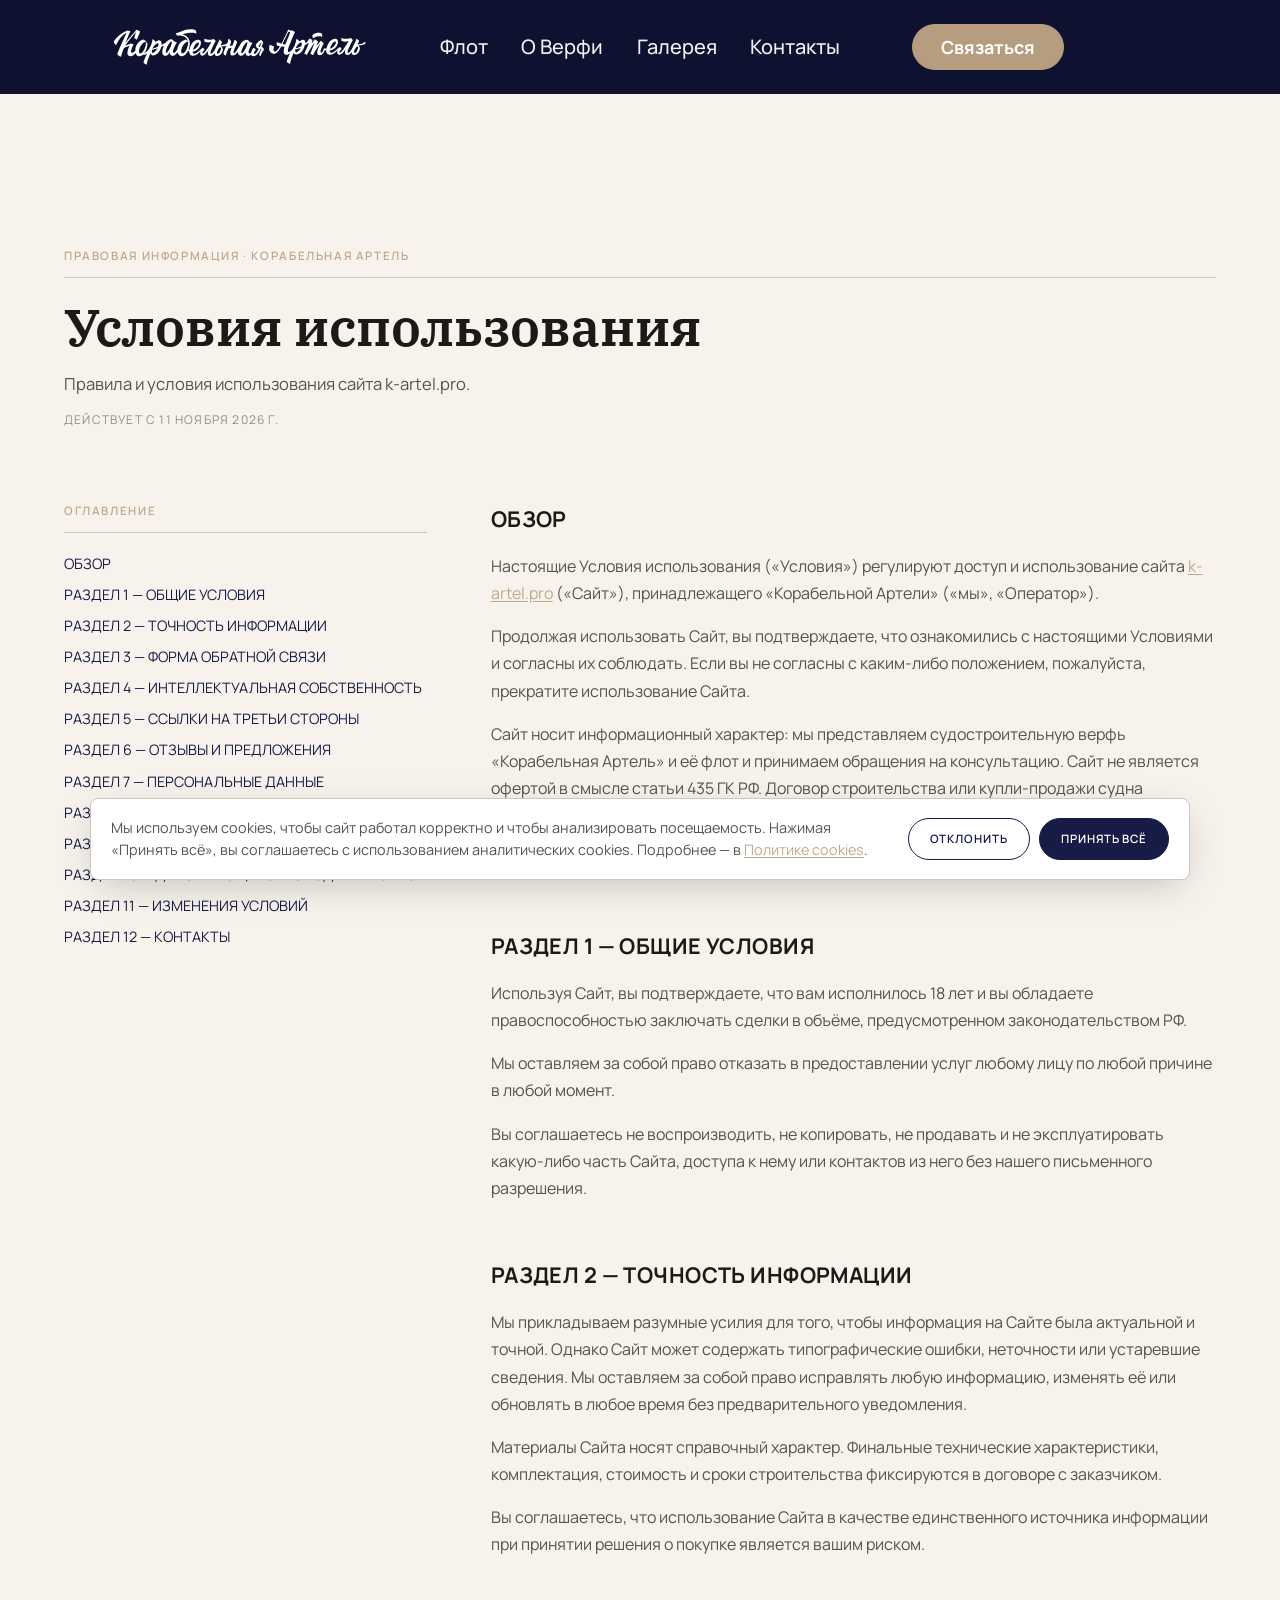
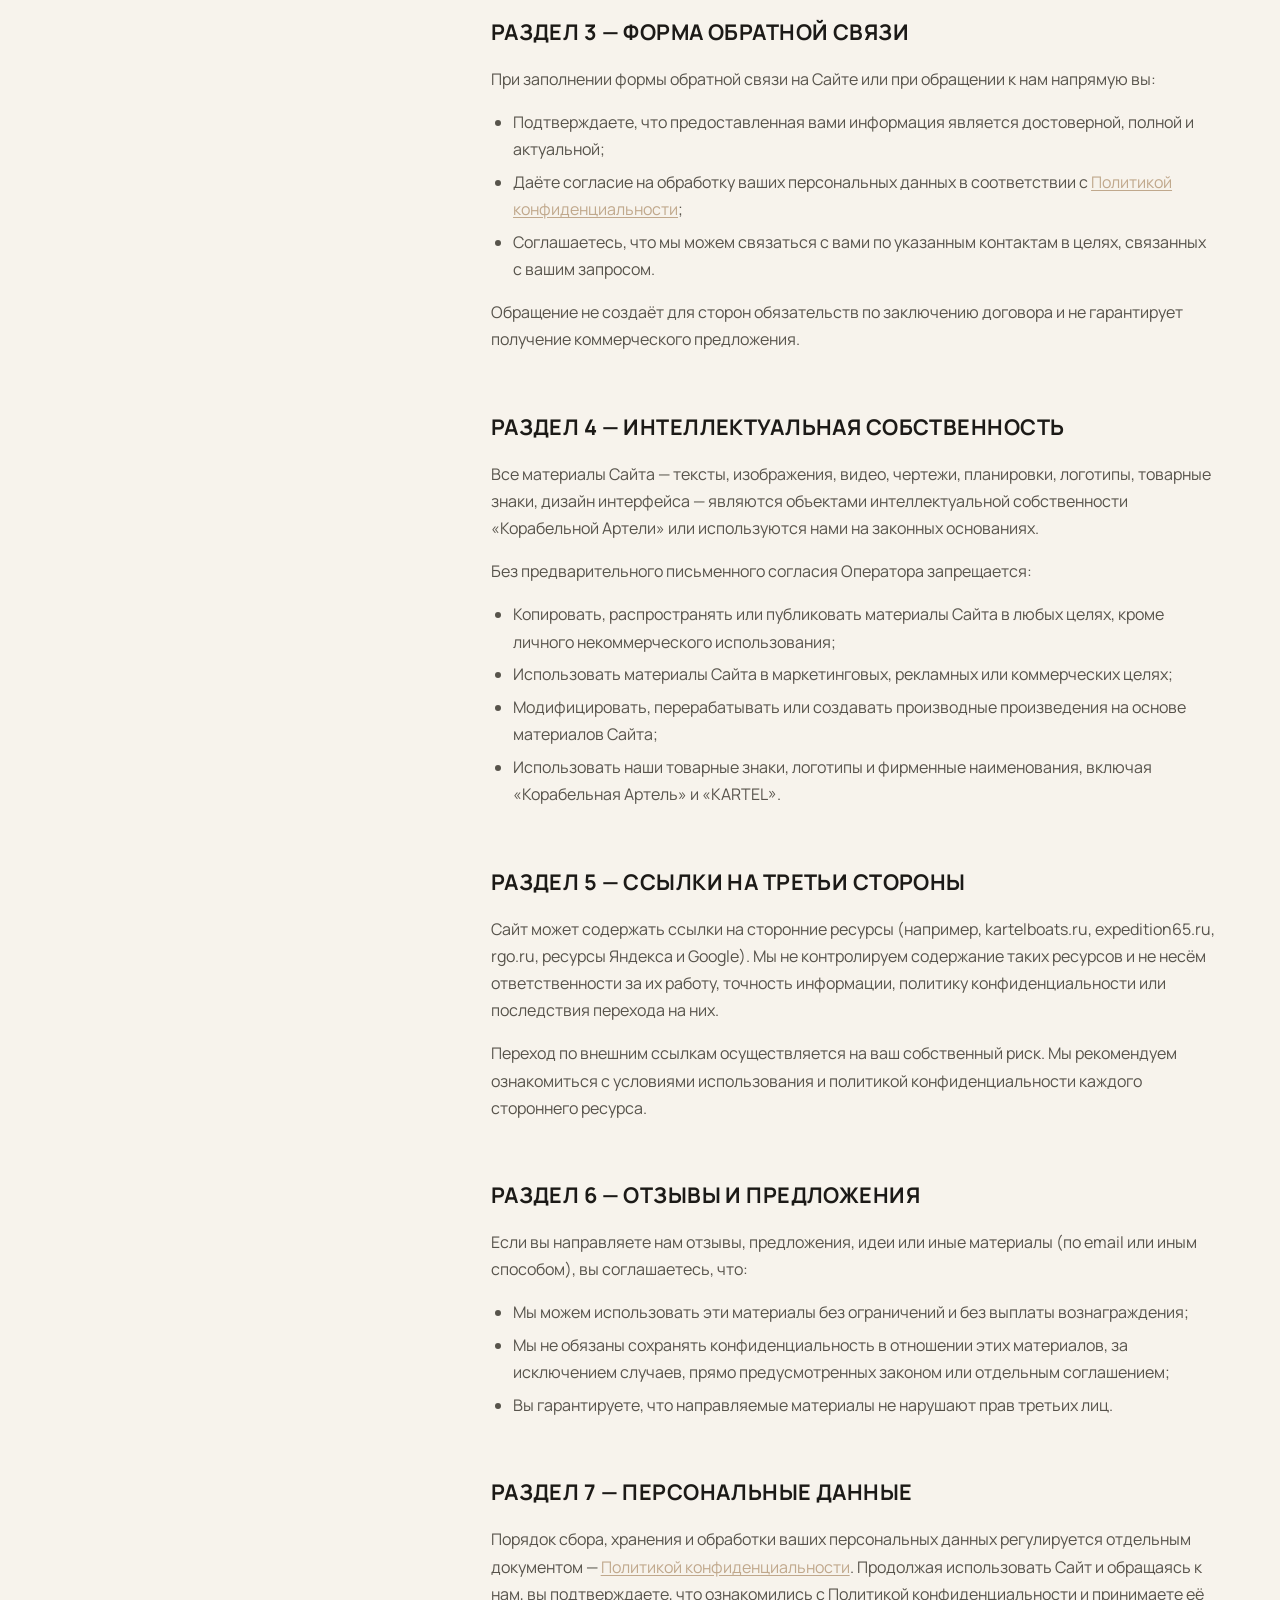
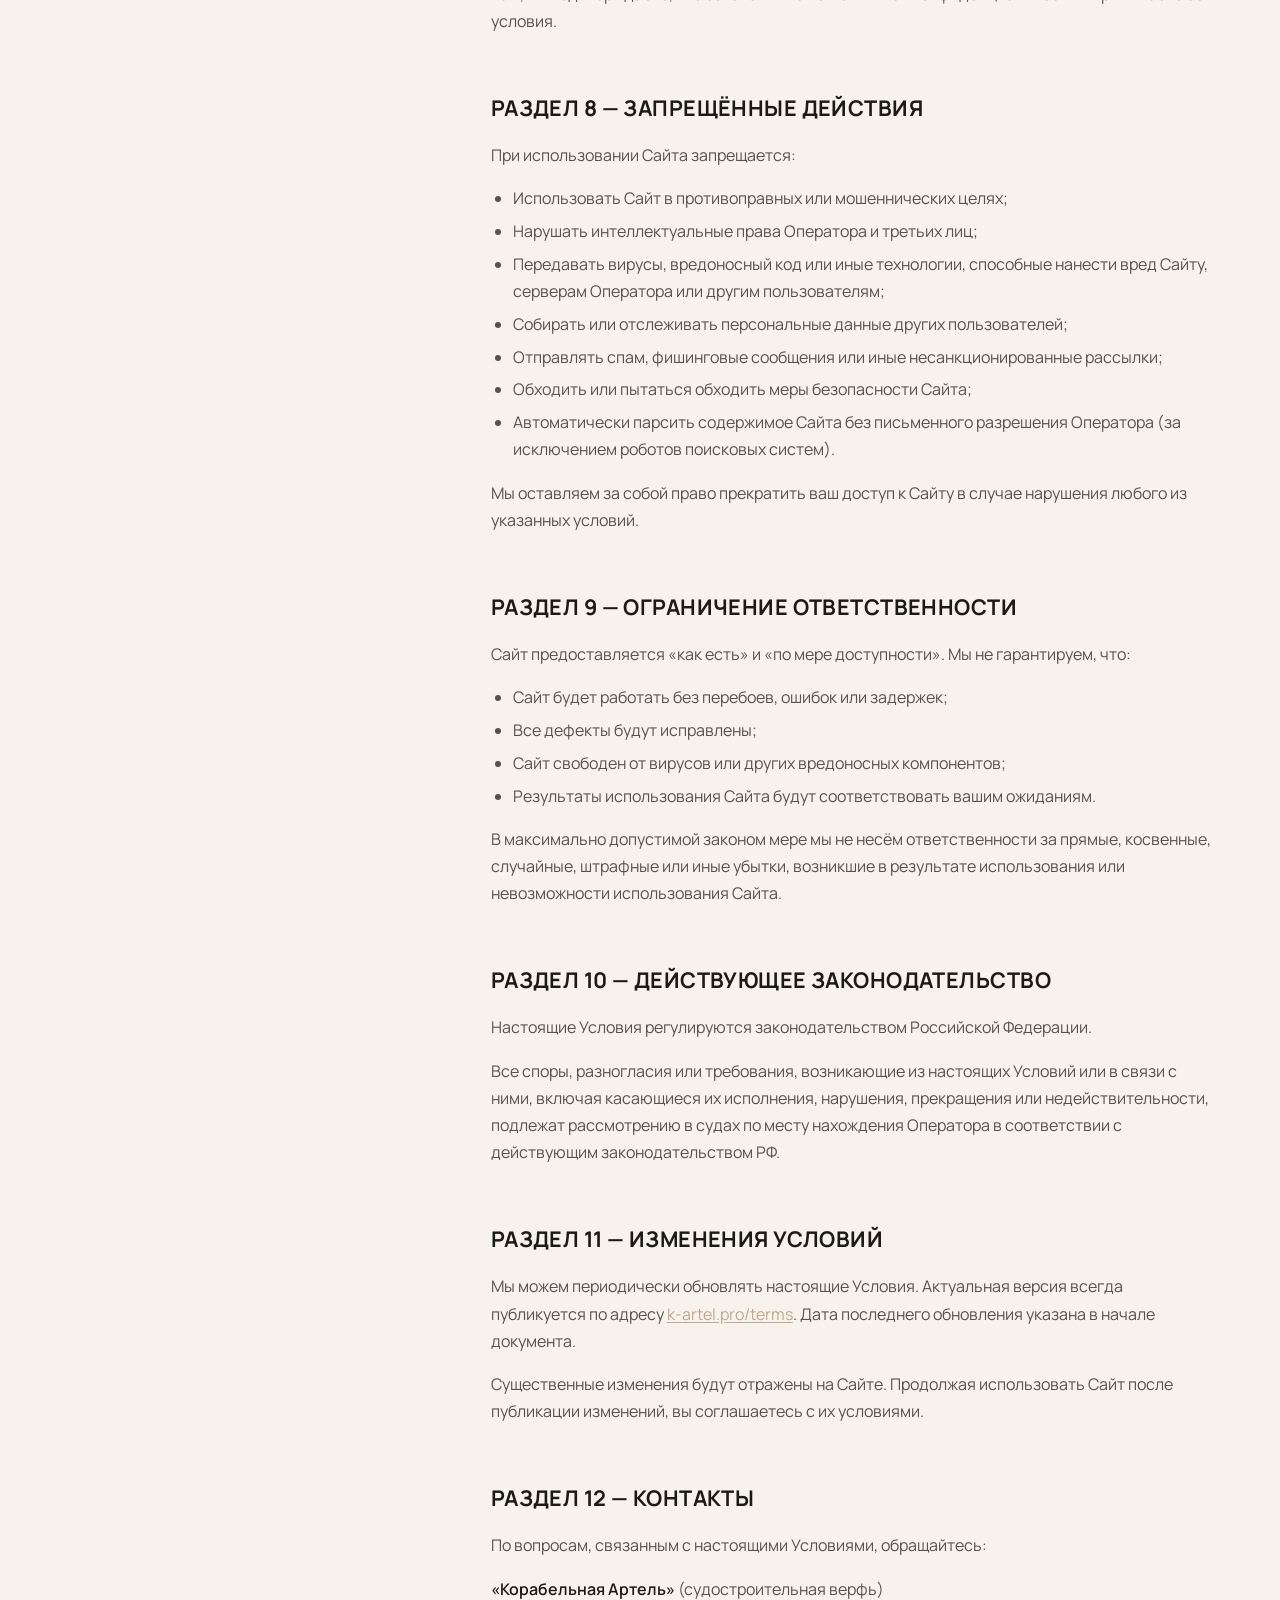
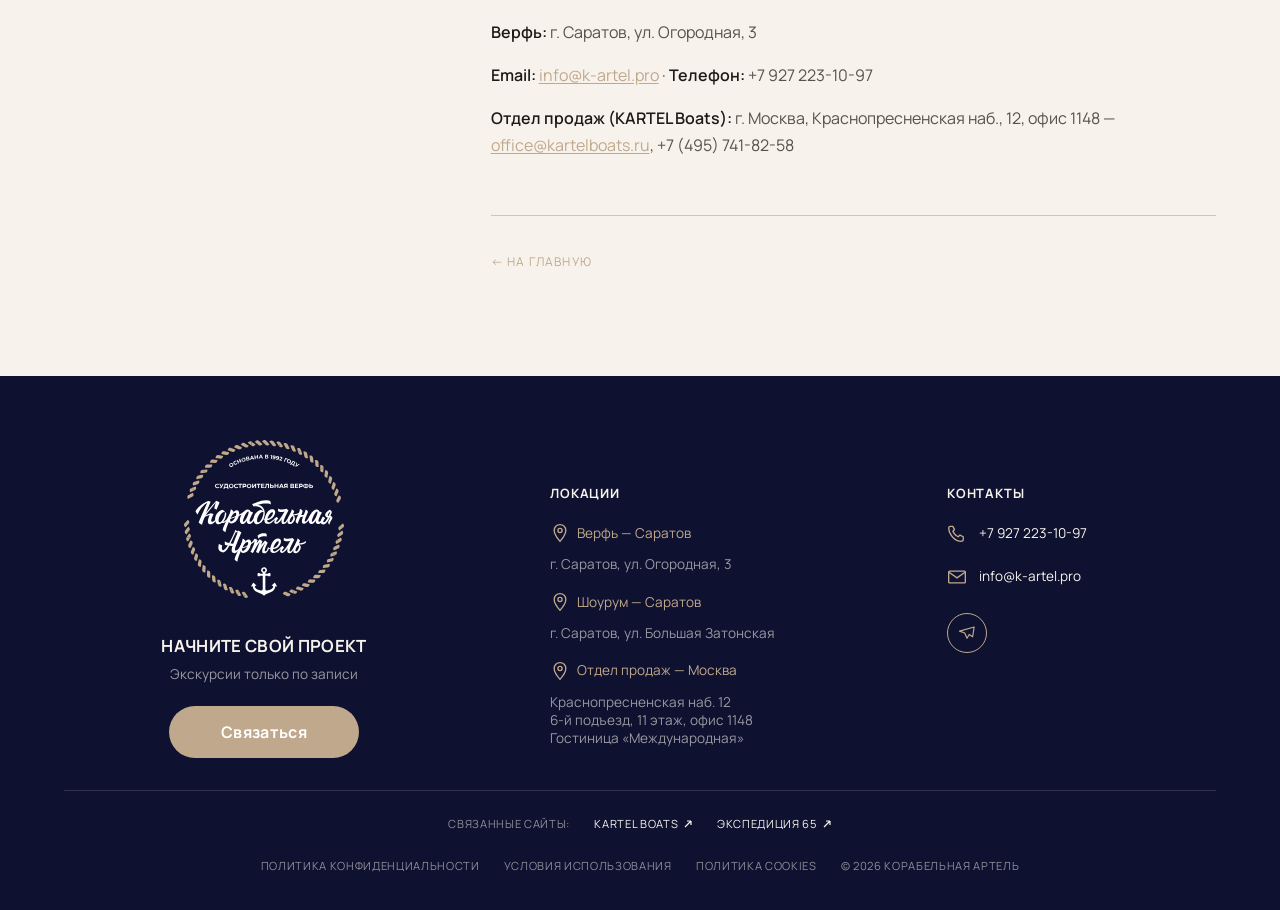
<file: terms.html>
<!doctype html>
<html lang="ru">
<head>
<meta charset="utf-8">
<meta name="viewport" content="width=device-width, initial-scale=1">
<title>Условия использования — Корабельная Артель</title>
<meta name="description" content="Правила и условия использования сайта k-artel.pro.">
<link rel="preconnect" href="https://fonts.googleapis.com">
<link rel="preconnect" href="https://fonts.gstatic.com" crossorigin>
<link href="https://fonts.googleapis.com/css2?family=IBM+Plex+Serif:wght@400;500;600&family=Manrope:wght@400;500;600;700&display=swap" rel="stylesheet">
<link rel="stylesheet" href="css/styles.css?v=320">
</head>
<body>

  <!-- ===================== NAV ===================== -->
  <header class="nav nav--solid nav--sticky">
    <a class="nav__logo" href="index.html" aria-label="Корабельная артель">
      <img src="assets/logo/wordmark-white.svg" alt="Корабельная артель">
    </a>
    <nav class="nav__links">
      <a href="fleet.html">Флот</a>
      <a href="about.html">О Верфи</a>
      <a href="gallery.html">Галерея</a>
      <a href="contact.html">Контакты</a>
    </nav>
    <a class="nav__cta js-contact-open" href="contact.html">Связаться</a>
  </header>

  <!-- ===================== LEGAL ===================== -->
  <main class="legal">
    <div class="legal__inner">
      <p class="legal__eyebrow">Правовая информация · Корабельная Артель</p>
      <hr class="legal__rule">
      <h1 class="legal__title">Условия использования</h1>
      <p class="legal__sub">Правила и условия использования сайта k-artel.pro.</p>
      <p class="legal__updated">Действует с 11 ноября 2026 г.</p>

      <div class="legal__grid">
        <aside class="legal__toc">
          <p class="legal__toc-label">Оглавление</p>
          <hr class="legal__rule">
          <nav>
            <a href="#overview">ОБЗОР</a>
            <a href="#general">РАЗДЕЛ 1 — ОБЩИЕ УСЛОВИЯ</a>
            <a href="#accuracy">РАЗДЕЛ 2 — ТОЧНОСТЬ ИНФОРМАЦИИ</a>
            <a href="#form">РАЗДЕЛ 3 — ФОРМА ОБРАТНОЙ СВЯЗИ</a>
            <a href="#ip">РАЗДЕЛ 4 — ИНТЕЛЛЕКТУАЛЬНАЯ СОБСТВЕННОСТЬ</a>
            <a href="#third-party">РАЗДЕЛ 5 — ССЫЛКИ НА ТРЕТЬИ СТОРОНЫ</a>
            <a href="#feedback">РАЗДЕЛ 6 — ОТЗЫВЫ И ПРЕДЛОЖЕНИЯ</a>
            <a href="#personal-data">РАЗДЕЛ 7 — ПЕРСОНАЛЬНЫЕ ДАННЫЕ</a>
            <a href="#prohibited">РАЗДЕЛ 8 — ЗАПРЕЩЁННЫЕ ДЕЙСТВИЯ</a>
            <a href="#disclaimer">РАЗДЕЛ 9 — ОГРАНИЧЕНИЕ ОТВЕТСТВЕННОСТИ</a>
            <a href="#governing-law">РАЗДЕЛ 10 — ДЕЙСТВУЮЩЕЕ ЗАКОНОДАТЕЛЬСТВО</a>
            <a href="#changes">РАЗДЕЛ 11 — ИЗМЕНЕНИЯ УСЛОВИЙ</a>
            <a href="#contact">РАЗДЕЛ 12 — КОНТАКТЫ</a>
          </nav>
        </aside>

        <div class="legal__content">
          <section id="overview" class="legal__sec">
            <h2>ОБЗОР</h2>
            <div class="legal-body">
              <p>Настоящие Условия использования («Условия») регулируют доступ и использование сайта <a href="https://k-artel.pro">k-artel.pro</a> («Сайт»), принадлежащего «Корабельной Артели» («мы», «Оператор»).</p>
              <p>Продолжая использовать Сайт, вы подтверждаете, что ознакомились с настоящими Условиями и согласны их соблюдать. Если вы не согласны с каким-либо положением, пожалуйста, прекратите использование Сайта.</p>
              <p>Сайт носит информационный характер: мы представляем судостроительную верфь «Корабельная Артель» и её флот и принимаем обращения на консультацию. Сайт не является офертой в смысле статьи 435 ГК РФ. Договор строительства или купли-продажи судна заключается отдельным письменным документом.</p>
              <p><strong>ПОЖАЛУЙСТА, ВНИМАТЕЛЬНО ОЗНАКОМЬТЕСЬ С НАСТОЯЩИМИ УСЛОВИЯМИ.</strong></p>
            </div>
          </section>

          <section id="general" class="legal__sec">
            <h2>РАЗДЕЛ 1 — ОБЩИЕ УСЛОВИЯ</h2>
            <div class="legal-body">
              <p>Используя Сайт, вы подтверждаете, что вам исполнилось 18 лет и вы обладаете правоспособностью заключать сделки в объёме, предусмотренном законодательством РФ.</p>
              <p>Мы оставляем за собой право отказать в предоставлении услуг любому лицу по любой причине в любой момент.</p>
              <p>Вы соглашаетесь не воспроизводить, не копировать, не продавать и не эксплуатировать какую-либо часть Сайта, доступа к нему или контактов из него без нашего письменного разрешения.</p>
            </div>
          </section>

          <section id="accuracy" class="legal__sec">
            <h2>РАЗДЕЛ 2 — ТОЧНОСТЬ ИНФОРМАЦИИ</h2>
            <div class="legal-body">
              <p>Мы прикладываем разумные усилия для того, чтобы информация на Сайте была актуальной и точной. Однако Сайт может содержать типографические ошибки, неточности или устаревшие сведения. Мы оставляем за собой право исправлять любую информацию, изменять её или обновлять в любое время без предварительного уведомления.</p>
              <p>Материалы Сайта носят справочный характер. Финальные технические характеристики, комплектация, стоимость и сроки строительства фиксируются в договоре с заказчиком.</p>
              <p>Вы соглашаетесь, что использование Сайта в качестве единственного источника информации при принятии решения о покупке является вашим риском.</p>
            </div>
          </section>

          <section id="form" class="legal__sec">
            <h2>РАЗДЕЛ 3 — ФОРМА ОБРАТНОЙ СВЯЗИ</h2>
            <div class="legal-body">
              <p>При заполнении формы обратной связи на Сайте или при обращении к нам напрямую вы:</p>
              <ul>
                <li>Подтверждаете, что предоставленная вами информация является достоверной, полной и актуальной;</li>
                <li>Даёте согласие на обработку ваших персональных данных в соответствии с <a href="privacy.html">Политикой конфиденциальности</a>;</li>
                <li>Соглашаетесь, что мы можем связаться с вами по указанным контактам в целях, связанных с вашим запросом.</li>
              </ul>
              <p>Обращение не создаёт для сторон обязательств по заключению договора и не гарантирует получение коммерческого предложения.</p>
            </div>
          </section>

          <section id="ip" class="legal__sec">
            <h2>РАЗДЕЛ 4 — ИНТЕЛЛЕКТУАЛЬНАЯ СОБСТВЕННОСТЬ</h2>
            <div class="legal-body">
              <p>Все материалы Сайта — тексты, изображения, видео, чертежи, планировки, логотипы, товарные знаки, дизайн интерфейса — являются объектами интеллектуальной собственности «Корабельной Артели» или используются нами на законных основаниях.</p>
              <p>Без предварительного письменного согласия Оператора запрещается:</p>
              <ul>
                <li>Копировать, распространять или публиковать материалы Сайта в любых целях, кроме личного некоммерческого использования;</li>
                <li>Использовать материалы Сайта в маркетинговых, рекламных или коммерческих целях;</li>
                <li>Модифицировать, перерабатывать или создавать производные произведения на основе материалов Сайта;</li>
                <li>Использовать наши товарные знаки, логотипы и фирменные наименования, включая «Корабельная Артель» и «KARTEL».</li>
              </ul>
            </div>
          </section>

          <section id="third-party" class="legal__sec">
            <h2>РАЗДЕЛ 5 — ССЫЛКИ НА ТРЕТЬИ СТОРОНЫ</h2>
            <div class="legal-body">
              <p>Сайт может содержать ссылки на сторонние ресурсы (например, kartelboats.ru, expedition65.ru, rgo.ru, ресурсы Яндекса и Google). Мы не контролируем содержание таких ресурсов и не несём ответственности за их работу, точность информации, политику конфиденциальности или последствия перехода на них.</p>
              <p>Переход по внешним ссылкам осуществляется на ваш собственный риск. Мы рекомендуем ознакомиться с условиями использования и политикой конфиденциальности каждого стороннего ресурса.</p>
            </div>
          </section>

          <section id="feedback" class="legal__sec">
            <h2>РАЗДЕЛ 6 — ОТЗЫВЫ И ПРЕДЛОЖЕНИЯ</h2>
            <div class="legal-body">
              <p>Если вы направляете нам отзывы, предложения, идеи или иные материалы (по email или иным способом), вы соглашаетесь, что:</p>
              <ul>
                <li>Мы можем использовать эти материалы без ограничений и без выплаты вознаграждения;</li>
                <li>Мы не обязаны сохранять конфиденциальность в отношении этих материалов, за исключением случаев, прямо предусмотренных законом или отдельным соглашением;</li>
                <li>Вы гарантируете, что направляемые материалы не нарушают прав третьих лиц.</li>
              </ul>
            </div>
          </section>

          <section id="personal-data" class="legal__sec">
            <h2>РАЗДЕЛ 7 — ПЕРСОНАЛЬНЫЕ ДАННЫЕ</h2>
            <div class="legal-body">
              <p>Порядок сбора, хранения и обработки ваших персональных данных регулируется отдельным документом — <a href="privacy.html">Политикой конфиденциальности</a>. Продолжая использовать Сайт и обращаясь к нам, вы подтверждаете, что ознакомились с Политикой конфиденциальности и принимаете её условия.</p>
            </div>
          </section>

          <section id="prohibited" class="legal__sec">
            <h2>РАЗДЕЛ 8 — ЗАПРЕЩЁННЫЕ ДЕЙСТВИЯ</h2>
            <div class="legal-body">
              <p>При использовании Сайта запрещается:</p>
              <ul>
                <li>Использовать Сайт в противоправных или мошеннических целях;</li>
                <li>Нарушать интеллектуальные права Оператора и третьих лиц;</li>
                <li>Передавать вирусы, вредоносный код или иные технологии, способные нанести вред Сайту, серверам Оператора или другим пользователям;</li>
                <li>Собирать или отслеживать персональные данные других пользователей;</li>
                <li>Отправлять спам, фишинговые сообщения или иные несанкционированные рассылки;</li>
                <li>Обходить или пытаться обходить меры безопасности Сайта;</li>
                <li>Автоматически парсить содержимое Сайта без письменного разрешения Оператора (за исключением роботов поисковых систем).</li>
              </ul>
              <p>Мы оставляем за собой право прекратить ваш доступ к Сайту в случае нарушения любого из указанных условий.</p>
            </div>
          </section>

          <section id="disclaimer" class="legal__sec">
            <h2>РАЗДЕЛ 9 — ОГРАНИЧЕНИЕ ОТВЕТСТВЕННОСТИ</h2>
            <div class="legal-body">
              <p>Сайт предоставляется «как есть» и «по мере доступности». Мы не гарантируем, что:</p>
              <ul>
                <li>Сайт будет работать без перебоев, ошибок или задержек;</li>
                <li>Все дефекты будут исправлены;</li>
                <li>Сайт свободен от вирусов или других вредоносных компонентов;</li>
                <li>Результаты использования Сайта будут соответствовать вашим ожиданиям.</li>
              </ul>
              <p>В максимально допустимой законом мере мы не несём ответственности за прямые, косвенные, случайные, штрафные или иные убытки, возникшие в результате использования или невозможности использования Сайта.</p>
            </div>
          </section>

          <section id="governing-law" class="legal__sec">
            <h2>РАЗДЕЛ 10 — ДЕЙСТВУЮЩЕЕ ЗАКОНОДАТЕЛЬСТВО</h2>
            <div class="legal-body">
              <p>Настоящие Условия регулируются законодательством Российской Федерации.</p>
              <p>Все споры, разногласия или требования, возникающие из настоящих Условий или в связи с ними, включая касающиеся их исполнения, нарушения, прекращения или недействительности, подлежат рассмотрению в судах по месту нахождения Оператора в соответствии с действующим законодательством РФ.</p>
            </div>
          </section>

          <section id="changes" class="legal__sec">
            <h2>РАЗДЕЛ 11 — ИЗМЕНЕНИЯ УСЛОВИЙ</h2>
            <div class="legal-body">
              <p>Мы можем периодически обновлять настоящие Условия. Актуальная версия всегда публикуется по адресу <a href="https://k-artel.pro/terms.html">k-artel.pro/terms</a>. Дата последнего обновления указана в начале документа.</p>
              <p>Существенные изменения будут отражены на Сайте. Продолжая использовать Сайт после публикации изменений, вы соглашаетесь с их условиями.</p>
            </div>
          </section>

          <section id="contact" class="legal__sec">
            <h2>РАЗДЕЛ 12 — КОНТАКТЫ</h2>
            <div class="legal-body">
              <p>По вопросам, связанным с настоящими Условиями, обращайтесь:</p>
              <p><strong>«Корабельная Артель»</strong> (судостроительная верфь)</p>
              <p><strong>Верфь:</strong> г. Саратов, ул. Огородная, 3</p>
              <p><strong>Email:</strong> <a href="mailto:info@k-artel.pro">info@k-artel.pro</a> · <strong>Телефон:</strong> +7 927 223-10-97</p>
              <p><strong>Отдел продаж (KARTEL Boats):</strong> г. Москва, Краснопресненская наб., 12, офис 1148 — <a href="mailto:office@kartelboats.ru">office@kartelboats.ru</a>, +7 (495) 741-82-58</p>
            </div>
          </section>

          <div class="legal__home"><a href="index.html">← На главную</a></div>
        </div>
      </div>
    </div>
  </main>

  <!-- ===================== FOOTER ===================== -->
  <footer class="foot">
    <div class="foot__inner">
      <div class="foot__top">
        <div class="foot__col">
          <a class="foot__brand" href="index.html" aria-label="Корабельная артель">
            <img src="assets/logo/seal-white.svg" alt="Корабельная артель">
          </a>
          <h3 class="foot__eyebrow">Начните свой проект</h3>
          <p class="foot__sub">Экскурсии только по записи</p>
          <a class="foot__cta" href="index.html#locations">Связаться</a>
        </div>
        <div class="foot__col">
          <p class="foot__coltitle">Локации</p>
          <ul class="foot__locs">
            <li>
              <a class="foot__loc-name" href="https://yandex.ru/maps/194/saratov/?ll=45.975715%2C51.514432&mode=poi&poi%5Bpoint%5D=45.975110%2C51.514426&poi%5Buri%5D=ymapsbm1%3A%2F%2Forg%3Foid%3D194729155833&z=18.88" target="_blank" rel="noopener">
                <svg width="20" height="20" viewBox="0 0 24 24" fill="none"><path d="M12 2C16 2 19 5 19 9c0 5-7 13-7 13S5 14 5 9c0-4 3-7 7-7Z" stroke="currentColor" stroke-width="1.6"/><circle cx="12" cy="9" r="2.5" stroke="currentColor" stroke-width="1.6"/></svg>
                Верфь — Саратов
              </a>
              <div class="foot__loc-lines"><p>г. Саратов, ул. Огородная, 3</p></div>
            </li>
            <li>
              <a class="foot__loc-name" href="https://yandex.ru/maps/org/pristan/169654831303/?ll=46.082849%2C51.543943&z=18.8" target="_blank" rel="noopener">
                <svg width="20" height="20" viewBox="0 0 24 24" fill="none"><path d="M12 2C16 2 19 5 19 9c0 5-7 13-7 13S5 14 5 9c0-4 3-7 7-7Z" stroke="currentColor" stroke-width="1.6"/><circle cx="12" cy="9" r="2.5" stroke="currentColor" stroke-width="1.6"/></svg>
                Шоурум — Саратов
              </a>
              <div class="foot__loc-lines"><p>г. Саратов, ул. Большая Затонская</p></div>
            </li>
            <li>
              <a class="foot__loc-name" href="https://yandex.ru/maps/org/kartel_boats/22422353256/?ll=37.556388%2C55.754203&z=17.13" target="_blank" rel="noopener">
                <svg width="20" height="20" viewBox="0 0 24 24" fill="none"><path d="M12 2C16 2 19 5 19 9c0 5-7 13-7 13S5 14 5 9c0-4 3-7 7-7Z" stroke="currentColor" stroke-width="1.6"/><circle cx="12" cy="9" r="2.5" stroke="currentColor" stroke-width="1.6"/></svg>
                Отдел продаж — Москва
              </a>
              <div class="foot__loc-lines">
                <p>Краснопресненская наб. 12</p>
                <p>6-й подъезд, 11 этаж, офис 1148</p>
                <p>Гостиница «Международная»</p>
              </div>
            </li>
          </ul>
        </div>
        <div class="foot__col">
          <p class="foot__coltitle">Контакты</p>
          <ul class="foot__contacts">
            <li>
              <a class="foot__contact" href="tel:+79272231097">
                <svg width="20" height="20" viewBox="0 0 24 24" fill="none"><path d="M4 4h3l2 4-2 2c1.5 3.5 3 5 6.5 6.5l2-2 4 2v3c0 1.5-1 2.5-2.5 2.5C10 22 2 14 2 6 2 4.5 3 4 4 4Z" stroke="currentColor" stroke-width="1.6" stroke-linejoin="round"/></svg>
                +7 927 223-10-97
              </a>
            </li>
            <li>
              <a class="foot__contact" href="mailto:info@k-artel.pro">
                <svg width="20" height="20" viewBox="0 0 24 24" fill="none"><rect x="2" y="5" width="20" height="14" rx="1" stroke="currentColor" stroke-width="1.6"/><path d="M2 6l10 7 10-7" stroke="currentColor" stroke-width="1.6"/></svg>
                info@k-artel.pro
              </a>
            </li>
          </ul>
          <div class="foot__social">
            <a class="foot__soc" href="https://t.me/KARTELBOATS_RU" target="_blank" rel="noopener" aria-label="Telegram">
              <svg width="18" height="18" viewBox="0 0 24 24" fill="none"><path d="M21.5 4 2 9.5 9 12l3 7 3-5 4.5 3L21.5 4Z" stroke="currentColor" stroke-width="1.6" stroke-linejoin="round"/></svg>
            </a>
          </div>
        </div>
      </div>

      <hr class="foot__hr">

      <div class="foot__related">
        <span class="foot__related-label">Связанные сайты:</span>
        <a href="https://kartelboats.ru" target="_blank" rel="noopener">Kartel Boats
          <svg width="10" height="10" viewBox="0 0 10 10" fill="none"><path d="M2 8 8 2M8 2H4M8 2v4" stroke="currentColor" stroke-width="1.2"/></svg>
        </a>
        <a href="https://expedition65.ru" target="_blank" rel="noopener">Экспедиция 65
          <svg width="10" height="10" viewBox="0 0 10 10" fill="none"><path d="M2 8 8 2M8 2H4M8 2v4" stroke="currentColor" stroke-width="1.2"/></svg>
        </a>
      </div>

      <div class="foot__legal">
        <a href="privacy.html">Политика конфиденциальности</a>
        <a href="terms.html">Условия использования</a>
        <a href="cookies.html">Политика cookies</a>
        <span>© 2026 Корабельная Артель</span>
      </div>
    </div>
  </footer>

  <script src="js/nav.js?v=1"></script>
  <script src="js/contact-modal.js?v=3"></script>
  <script src="js/cookie-consent.js?v=1"></script>
</body>
</html>
</file>
<file: css/styles.css>
/* ============================================================
   КОРАБЕЛЬНАЯ АРТЕЛЬ — design system
   ============================================================ */
:root{
  --navy:#171C46;
  --brass:#C0A88C;
  --ink:#0E1230;
  --text:#171C46;
  --text-2:#57534B;
  --black:#000000;
  --white:#FFFFFF;
  --cream:#F7F3EC;
  --grey-100:#ECE9E2;
  --grey-300:#CCC7BD;
  --grey-500:#938E83;
  --charcoal:#33302B;
  --near-black:#1C1A17;

  --serif:'IBM Plex Serif',Georgia,serif;
  --sans:'Manrope',system-ui,sans-serif;

  --gutter:clamp(1.25rem,5vw,5rem);
  --maxw:1440px;

  /* the metallic gradient border used on buttons (per Figma) */
  --btn-edge:linear-gradient(152deg,#000 0%,#d9d9d9 72%);
}

*,*::before,*::after{box-sizing:border-box;margin:0;padding:0}
html{-webkit-text-size-adjust:100%;overflow-x:clip;scroll-behavior:smooth}
body{
  font-family:var(--sans);color:var(--text);background:var(--white);
  line-height:1.55;-webkit-font-smoothing:antialiased;font-synthesis:none;
  overflow-x:clip;max-width:100%;
}
img,svg{display:block;max-width:100%}
a{color:inherit;text-decoration:none}
ul{list-style:none}
button{font:inherit;color:inherit;background:none;border:none;cursor:pointer}

/* ============================================================
   BUTTONS  (Hi-fi: primary = solid navy, secondary = white + navy outline,
             header CTA = brass. Manrope SemiBold 18.)
   ============================================================ */
.btn,.nav__cta{
  display:inline-flex;align-items:center;justify-content:center;gap:.5rem;
  font-family:var(--sans);font-weight:600;font-size:18px;line-height:1;
  border:1px solid transparent;border-radius:25px;
  padding:.8rem 1.75rem;white-space:nowrap;
  transition:background .22s ease,color .22s ease,border-color .22s ease;
}
/* primary — solid navy */
.btn--primary{background:var(--navy);color:var(--white);border-color:var(--navy)}
.btn--primary:hover{background:var(--brass);border-color:var(--brass);color:var(--navy)}
/* secondary — white with navy outline */
.btn--secondary{background:var(--white);color:var(--navy);border-color:var(--navy)}
.btn--secondary:hover{background:var(--navy);color:var(--white)}
/* tertiary — plain text link, lowest emphasis ("by the way") */
.btn--tertiary{background:transparent;border-color:transparent;color:var(--navy);padding-left:.25rem;padding-right:.25rem}
.btn--tertiary:hover{background:transparent;border-color:transparent;color:var(--brass)}
/* header CTA — brass */
.nav__cta{background:#b79d80;color:#fff;border-color:#b79d80;font-weight:700;margin-right:calc(clamp(1.5rem,4vw,3rem) + 104px)}
.nav__cta:hover{background:#fff;color:var(--navy);border-color:#fff}

/* ============================================================
   NAV
   ============================================================ */
.nav{
  position:absolute;inset:0 0 auto 0;z-index:10;
  display:grid;grid-template-columns:1fr auto 1fr;align-items:center;gap:2rem;
  padding:1.5rem var(--gutter);
}
.nav__logo{justify-self:start}
.nav__links{justify-self:center}
.nav__cta{justify-self:end}
.nav__logo img{height:42px;width:auto;margin-left:clamp(1.5rem,4vw,3rem)}
.nav__links{
  display:flex;align-items:center;justify-content:center;gap:clamp(1.5rem,2.6vw,2.75rem);
  font-size:20px;font-weight:500;color:var(--white);
}
.nav__links a{opacity:.94;transition:color .2s ease,opacity .2s ease}
.nav__links a:hover{color:var(--brass);opacity:1}
/* solid nav for interior pages (no dark hero behind it) */
.nav--solid{position:static;background:var(--ink)}
/* sticky nav: fixed, with a frosted navy background that fades in on scroll */
.nav--sticky{position:fixed;left:0;right:0;top:0;transition:background .3s ease,backdrop-filter .3s ease,padding .3s ease}
/* solid (blue) nav that stays in flow as before, but sticks on scroll */
.nav--solid.nav--sticky{position:sticky}
.nav--sticky.is-scrolled{background:rgba(23,28,70,.85);
  backdrop-filter:blur(10px) saturate(1.1);-webkit-backdrop-filter:blur(10px) saturate(1.1)}

/* ============================================================
   HERO  (photo carousel + trackers)
   ============================================================ */
.hero{
  position:relative;min-height:100svh;display:flex;align-items:center;
  color:var(--white);overflow:hidden;
}
.hero__slides{position:absolute;inset:0;z-index:0}
.hero__slide{
  position:absolute;inset:0;background-size:cover;background-position:center;
  /* neutral darkening (no colour cast) — matches Figma exposure/shadows-down look */
  filter:brightness(.66) contrast(1.06) saturate(1.18);
  opacity:0;transition:opacity 1s ease;
}
.hero__slide.is-active{opacity:1}
.hero__slide--flip{transform:scaleX(-1)}
/* hero secondary hover — white → clear (on the dark photo); primary → gold is global */
.hero .btn--secondary:hover{background:transparent;color:var(--white);border-color:var(--white)}
.hero__scrim{
  position:absolute;inset:0;z-index:1;
  background:
    linear-gradient(180deg, rgba(0,0,0,.5) 0%, transparent 15%),
    linear-gradient(90deg, rgba(0,0,0,.34) 0%, rgba(0,0,0,.2) 26%, rgba(0,0,0,.06) 56%, transparent 76%),
    linear-gradient(0deg, rgba(0,0,0,.42) 0%, transparent 24%);
}
.hero__inner{
  position:relative;z-index:2;
  width:100%;
  padding:0 var(--gutter);
  transform:translateY(-6vh);
}
/* per-slide heading — four stacked titles that crossfade with the carousel */
.hero__headings{position:relative;font-size:clamp(1.8rem,3vw,2.4rem);height:1.15em}
.hero__title{
  position:absolute;left:0;bottom:0;margin:0;
  opacity:0;
  font-family:var(--serif);font-weight:600;
  font-size:1em;line-height:1.08;letter-spacing:-.01em;white-space:nowrap;
  text-shadow:0 2px 24px rgba(0,0,0,.5);
}
.hero__text{
  margin-top:1.5rem;max-width:34ch;
  font-size:clamp(1.05rem,1.35vw,1.25rem);font-weight:700;line-height:1.4;
  color:var(--grey-100);
  text-shadow:0 1px 16px rgba(0,0,0,.55);
}
.hero__actions{margin-top:3.4rem;display:flex;gap:1rem;flex-wrap:wrap}

/* bottom cluster — rotating per-slide caption sits above the segment trackers */
.hero__foot{
  position:absolute;z-index:3;left:var(--gutter);right:var(--gutter);
  bottom:clamp(2rem,5vh,3.25rem);
  display:flex;flex-direction:column;gap:clamp(1rem,2.2vh,1.6rem);
}
/* description — sits under the heading, crossfades per slide */
.hero__descs{position:relative;min-height:clamp(3rem,7vh,3.9rem);margin-top:clamp(1rem,1.8vh,1.5rem)}
.hero__desc{
  position:absolute;top:0;left:0;width:100%;max-width:54ch;
  opacity:0;pointer-events:none;margin:0;
  font-family:var(--sans);font-weight:600;
  font-size:clamp(1rem,1.3vw,1.2rem);line-height:1.5;
  color:var(--grey-100);text-shadow:0 1px 14px rgba(0,0,0,.6);
}

/* eyebrow — the only text left at the bottom, above the trackers */
/* each tracker carries its own eyebrow floating just above its bar */
.hero__track-item{position:relative;flex:0 0 auto;line-height:0}
.hero__eyebrow{
  position:absolute;left:0;bottom:calc(100% + 1.5rem);white-space:nowrap;
  opacity:0;pointer-events:none;line-height:1;
  font-family:var(--sans);font-weight:700;
  font-size:.8rem;letter-spacing:.14em;text-transform:uppercase;color:var(--brass);
}

/* trackers — segment bars (Figma: 220x5, r2.5; active navy, rest white) */
.hero__trackers{
  display:flex;gap:clamp(.75rem,2.5vw,2.5rem);
}
.hero__track{
  position:relative;overflow:hidden;
  width:clamp(90px,14vw,220px);height:5px;border-radius:2.5px;
  background:rgba(255,255,255,.3);padding:0;
}
/* active bar fills left→right over the slide's 6s (progress + countdown) — driven by JS */
.hero__track__fill{
  position:absolute;inset:0;border-radius:inherit;background:var(--navy);
  transform:scaleX(0);transform-origin:left center;pointer-events:none;
  will-change:transform;
}

/* ============================================================
   ВЕРФЬ  (shipyard intro: photo collage + text)
   ============================================================ */
.verf{padding:clamp(3.5rem,7vw,6rem) 0 clamp(3rem,6vw,5rem)}
.verf__inner{
  max-width:var(--maxw);margin:0 auto;padding:0 var(--gutter);
  display:grid;grid-template-columns:1.3fr 1fr;gap:clamp(2rem,4vw,3.75rem);
  align-items:center;
}
.verf__collage{
  display:grid;grid-template-columns:1fr 1.2fr;grid-template-rows:repeat(2,1fr);
  gap:16px;aspect-ratio:752/613;
}
.verf__collage img{width:100%;height:100%;object-fit:cover;border-radius:4px}
.verf__collage .a{grid-column:1;grid-row:1}
.verf__collage .b{grid-column:1;grid-row:2}
.verf__collage .c{grid-column:2;grid-row:1 / span 2}
.verf__title{
  font-family:var(--serif);font-weight:600;color:var(--near-black);
  font-size:clamp(1.4rem,2.4vw,1.75rem);line-height:1.1;
}
.verf__body{
  margin-top:1.5rem;display:flex;flex-direction:column;gap:1rem;
  color:var(--charcoal);font-size:1rem;line-height:1.6;max-width:52ch;
}
.verf__actions{margin-top:2rem;display:flex;gap:1rem;flex-wrap:wrap}

/* ============================================================
   STATS BAND  (cream)
   ============================================================ */
.stats{background:var(--cream)}
.stats__inner{
  max-width:var(--maxw);margin:0 auto;
  padding:clamp(2.5rem,4vw,3.25rem) var(--gutter);
  display:grid;grid-template-columns:repeat(4,1fr);gap:1.5rem;
}
.stat__num{
  font-family:var(--serif);font-weight:700;color:var(--navy);
  font-size:clamp(2.6rem,4vw,4rem);line-height:1.05;
}
.stat__label{
  margin-top:.4rem;font-family:var(--sans);font-weight:600;
  font-size:14px;letter-spacing:.5px;color:var(--charcoal);
}

/* ============================================================
   ФЛОТ  (category cards)
   ============================================================ */
.fleet{padding:clamp(3rem,6vw,5rem) 0}
.fleet__inner{padding:0 var(--gutter)}
.fleet__title{
  font-family:var(--serif);font-weight:600;color:var(--near-black);
  font-size:clamp(1.4rem,2.4vw,1.75rem);line-height:1.1;
  margin-bottom:clamp(.6rem,1.2vw,.9rem);
}
.fleet__lead{
  max-width:90ch;margin:0 0 clamp(1rem,1.8vw,1.5rem);
  font-family:var(--sans);font-weight:500;
  font-size:clamp(1rem,1.25vw,1.15rem);line-height:1.55;color:var(--text-2);
}
.fleet__head{display:flex;align-items:flex-end;justify-content:space-between;
  gap:clamp(1.5rem,4vw,3rem);flex-wrap:wrap;margin-bottom:clamp(1rem,1.8vw,1.5rem)}
.fleet__headleft{min-width:0}
.fleet__head .fleet__title,.fleet__head .fleet__lead{margin-bottom:0}
.fleet__cta{flex:none;white-space:nowrap}
.fleet__lead strong{font-weight:700;color:var(--text)}
.fleet__grid{display:grid;grid-template-columns:repeat(5,1fr);gap:clamp(1.25rem,2.4vw,2.4rem)}
.fleet-card{display:flex;flex-direction:column;color:inherit;text-decoration:none}
.fleet-card__img{
  width:100%;aspect-ratio:290/300;object-fit:cover;border-radius:4px;
  background:var(--grey-100);display:block;
}
/* hover mini-gallery — swipes left through the family's boat photos */
.fleet-card__media{position:relative;width:100%;aspect-ratio:290/300;border-radius:4px;
  overflow:hidden;background:var(--grey-100)}
.fleet-card__track{display:flex;height:100%;transition:transform .55s cubic-bezier(.22,.61,.36,1)}
.fleet-card__slide{flex:0 0 100%;height:100%;background-size:cover;background-position:center}
.fleet-card__title{
  font-family:var(--serif);font-weight:600;color:var(--near-black);
  font-size:1.3rem;line-height:1.3;margin-top:1rem;
}
.fleet-card__sub{
  font-family:var(--sans);font-weight:600;font-size:.9375rem;line-height:1.35;
  color:var(--charcoal);margin-top:.35rem;
}

/* ============================================================
   НАШ ПОДХОД  (tabbed capability explainer)
   ============================================================ */
.approach{padding:clamp(3rem,6vw,5rem) 0}
.approach__inner{max-width:var(--maxw);margin:0 auto;padding:0 var(--gutter)}
.approach__title{
  font-family:var(--serif);font-weight:600;color:var(--near-black);
  font-size:clamp(1.4rem,2.4vw,1.75rem);line-height:1.1;
  margin-bottom:clamp(1.5rem,3vw,2.25rem);
}
.approach__grid{
  display:grid;grid-template-columns:1.3fr 1fr;gap:clamp(2rem,4vw,3.5rem);
  align-items:start;
}
.approach__grid > *{min-width:0}
.approach__left{overflow:hidden}
/* elongated photo (per wireframe) — a touch taller than 2:1 */
.approach__img{
  width:100%;aspect-ratio:8/5;object-fit:cover;border-radius:4px;
  background:var(--grey-100);display:block;
}
/* tabs UNDER the photo — kept to a single line */
.approach__tabs{display:flex;flex-wrap:nowrap;gap:.5rem;margin-top:clamp(1.15rem,2vw,1.5rem)}
.approach__tab{
  font-family:var(--sans);font-weight:600;font-size:14px;line-height:1;white-space:nowrap;
  padding:.55rem 1.05rem;border-radius:25px;
  border:1px solid var(--grey-300);background:var(--white);color:var(--charcoal);
  transition:background .2s ease,color .2s ease,border-color .2s ease;
}
.approach__tab:hover{border-color:var(--navy)}
.approach__tab.is-active{background:var(--navy);color:var(--white);border-color:var(--navy)}
.approach__right{padding-top:0}
.approach__panel{display:none}
.approach__panel.is-active{display:block}
.approach__lead{
  font-family:var(--serif);font-weight:600;color:var(--near-black);
  font-size:clamp(1.35rem,2.1vw,1.75rem);line-height:1.25;
}
.approach__body{margin-top:48px;color:var(--charcoal);font-size:1rem;line-height:1.65}

/* ============================================================
   ГАЛЕРЕЯ  (masonry grid — 6 col, last col narrow logo strip)
   ============================================================ */
.gallery{padding:clamp(3rem,6vw,5rem) 0}
.gallery__inner{padding:0 var(--gutter)}
.gallery__head{
  display:flex;justify-content:space-between;align-items:center;gap:1rem;
  margin-bottom:clamp(1.5rem,3vw,2.25rem);
}
.gallery__title{
  font-family:var(--serif);font-weight:600;color:var(--near-black);
  font-size:clamp(1.4rem,2.4vw,1.75rem);line-height:1.1;
}
.gallery__grid{
  display:grid;
  grid-template-columns:repeat(6,1fr) 0.264fr;
  grid-template-rows:repeat(3,1fr);
  grid-auto-flow:dense;
  gap:6px;
  aspect-ratio:1600 / 760;
}
.gallery__cell{
  width:100%;height:100%;object-fit:cover;display:block;border-radius:2px;
  background:var(--grey-100);background-size:cover;background-position:center;
  overflow:hidden;
}
.gallery__cell:focus-visible{outline:2px solid var(--brass);outline-offset:2px}
.gallery__big{grid-column:5 / 8;grid-row:1 / 3}
.gallery__logo{
  grid-column:7;grid-row:3;border-radius:2px;background:var(--navy);
  display:flex;align-items:center;justify-content:center;
}
.gallery__logo{overflow:hidden}
.gallery__logo img{width:clamp(120px,13vw,200px);height:auto;max-width:none;transform:rotate(270deg)}

/* Lightbox — full-size gallery viewer */
.lightbox{
  position:fixed;inset:0;z-index:1000;
  display:none;align-items:center;justify-content:center;
  background:rgba(12,12,14,.62);
  -webkit-backdrop-filter:blur(16px);backdrop-filter:blur(16px);
  padding:clamp(1rem,5vw,4rem);
}
.lightbox.is-open{display:flex}
.lightbox__fig{
  margin:0;position:relative;display:inline-block;line-height:0;
}
.lightbox__img{
  max-width:min(92vw,1400px);max-height:88vh;
  object-fit:contain;border-radius:3px;display:block;
  box-shadow:0 20px 60px rgba(0,0,0,.5);
}
.lightbox__caption{
  position:absolute;left:clamp(1.1rem,2.5vw,2rem);bottom:clamp(1.1rem,2.5vw,2rem);
  color:#fff;font-family:var(--sans);font-weight:600;line-height:1.2;
  font-size:clamp(1rem,2.2vw,1.4rem);letter-spacing:.01em;
  text-shadow:0 2px 12px rgba(0,0,0,.65);
}
.lightbox__close,.lightbox__nav{
  position:absolute;display:flex;align-items:center;justify-content:center;
  color:#fff;background:transparent;border:none;cursor:pointer;
  transition:color .2s ease,background .2s ease;
}
.lightbox__close{top:clamp(.75rem,3vw,1.5rem);right:clamp(.75rem,3vw,1.5rem);width:44px;height:44px;border-radius:50%}
.lightbox__close:hover{color:var(--brass)}
.lightbox__nav{top:50%;transform:translateY(-50%);width:52px;height:52px;border-radius:50%}
.lightbox__nav:hover{color:var(--brass);background:rgba(255,255,255,.08)}
.lightbox__nav--prev{left:clamp(.5rem,3vw,2rem)}
.lightbox__nav--next{right:clamp(.5rem,3vw,2rem)}

/* ============================================================
   FAQ  (tall image + accordion)
   ============================================================ */
.faq{padding:clamp(3rem,6vw,5rem) 0}
.faq__inner{
  max-width:var(--maxw);margin:0 auto;padding:0 var(--gutter);
  display:grid;grid-template-columns:1fr 1.1fr;gap:clamp(2rem,4vw,3.75rem);
  align-items:start;
}
.faq__img{width:100%;aspect-ratio:605/749;background:var(--grey-100);background-size:cover;background-position:center;border-radius:4px;display:block}
.faq__title{
  font-family:var(--serif);font-weight:600;color:var(--near-black);
  font-size:clamp(1.4rem,2.4vw,1.75rem);line-height:1.1;
  text-align:center;margin-bottom:clamp(1.25rem,2.5vw,2rem);
}
.faq__list{border-top:1px solid var(--grey-300)}
.faq__item{border-bottom:1px solid var(--grey-300)}
.faq__q{
  width:100%;display:flex;justify-content:space-between;align-items:center;gap:1rem;
  text-align:left;padding:1.15rem 0;cursor:pointer;
  font-family:var(--sans);font-weight:600;font-size:1.0625rem;color:var(--near-black);
}
.faq__q::after{
  content:'+';flex:none;font-weight:400;font-size:1.5rem;line-height:1;color:var(--brass);
}
.faq__item.is-open .faq__q::after{content:'−'}
.faq__a{max-height:0;overflow:hidden;transition:max-height .3s ease;color:var(--charcoal);
  font-size:1rem;line-height:1.6}
.faq__item.is-open .faq__a{max-height:420px}
.faq__a p{padding-bottom:1.15rem}

/* ============================================================
   НАШИ АДРЕСА  (locations + map)
   ============================================================ */
.loc{padding:clamp(3rem,6vw,5rem) 0}
.loc__inner{
  max-width:var(--maxw);margin:0 auto;padding:0 var(--gutter);
  display:grid;grid-template-columns:1fr 1.5fr;gap:clamp(2rem,4vw,3.75rem);
  align-items:start;
}
.loc__title{
  font-family:var(--serif);font-weight:600;color:var(--near-black);
  font-size:clamp(1.4rem,2.4vw,1.75rem);line-height:1.1;margin-bottom:clamp(1.25rem,2.5vw,2rem);
}
/* locations in a thin-line rectangle with a divider between each; hours + contacts sit outside.
   Each location is a button that swaps the map square on the right. */
.loc__box{border:1px solid var(--grey-300);border-radius:4px;overflow:hidden}
.loc__box .loc__item{display:block;width:100%;text-align:left;background:none;border:0;
  font:inherit;color:inherit;cursor:pointer;padding:clamp(1.15rem,2.2vw,1.75rem);transition:background .2s ease}
.loc__box .loc__item + .loc__item{border-top:1px solid var(--grey-300)}
.loc__box .loc__item:hover{background:#F7F5F0}
.loc__box .loc__item.is-active{background:var(--grey-100)}
.loc__extra{margin-top:clamp(1.5rem,3vw,2.25rem);display:flex;flex-direction:column;gap:clamp(1.5rem,3vw,2.25rem)}
.loc__name{
  font-family:var(--serif);font-weight:600;color:var(--near-black);
  font-size:1.375rem;line-height:1.2;
}
.loc__addr{margin-top:.45rem;color:var(--charcoal);font-size:1rem;line-height:1.55}
.loc__ph{color:var(--grey-500)}
.loc__actions{margin-top:.9rem;display:flex;gap:.6rem;flex-wrap:wrap}
.loc__btn{font-size:14px;padding:.5rem 1.1rem}
.loc__map{
  position:relative;
  width:100%;aspect-ratio:823/725;background:var(--grey-100);border-radius:4px;
  background-size:cover;background-position:center;overflow:hidden;
  display:flex;align-items:center;justify-content:center;
  color:var(--grey-500);font-family:var(--sans);font-size:1rem;
}
.loc__map-bar{
  position:absolute;left:0;right:0;bottom:0;z-index:1;
  min-height:clamp(64px,10vw,92px);background:rgba(23,28,70,.7);color:var(--white);
  display:flex;align-items:center;justify-content:space-between;gap:clamp(1rem,2.5vw,2rem);
  padding:clamp(.75rem,1.6vw,1.1rem) clamp(1rem,2vw,1.6rem);
  font-family:var(--sans);
}
.loc__map-contacts{display:flex;flex-direction:column;gap:.5rem;flex:0 0 auto}
.loc__map-hours{display:flex;flex-direction:column;gap:.15rem;font-size:14px;font-weight:600;text-align:center}
.loc__map-label{font-size:11px;letter-spacing:.12em;text-transform:uppercase;font-weight:700;opacity:.7}
.loc__map-excursion{font-size:14px;font-weight:600;text-align:right;max-width:20ch;line-height:1.35;flex:0 0 auto}
.loc__map-ico{display:inline-flex;align-items:center;gap:.55rem;color:var(--white);
  text-decoration:none;font-family:var(--sans);font-weight:600;font-size:14px;transition:color .2s ease}
.loc__map-ico svg{flex:0 0 auto}
.loc__map-ico:hover{color:var(--brass)}
.loc__map-btn{
  position:absolute;top:12px;right:12px;z-index:2;
  display:inline-flex;align-items:center;gap:.4rem;
  background:var(--white);color:var(--navy);text-decoration:none;
  font-family:var(--sans);font-weight:600;font-size:13px;line-height:1;
  padding:.55rem .85rem;border-radius:20px;box-shadow:0 2px 10px rgba(0,0,0,.14);
  transition:background .2s ease,color .2s ease;
}
.loc__map-btn:hover{background:var(--navy);color:var(--white)}

/* ============================================================
   KARTEL BOATS  (cross-link — same company, the sales arm)
   ============================================================ */
.kartel{padding:clamp(3rem,6vw,5rem) 0}
.kartel__inner{
  max-width:var(--maxw);margin:0 auto;padding:0 var(--gutter);
  display:grid;grid-template-columns:1fr 1fr;gap:clamp(4rem,11vw,11rem);align-items:center;
}
.kartel__text{align-self:start}
.kartel__title{
  font-family:var(--serif);font-weight:600;color:var(--near-black);
  font-size:clamp(1.4rem,2.4vw,1.75rem);line-height:1.1;
}
.kartel__body{margin-top:1.25rem;color:var(--charcoal);font-size:1.0625rem;line-height:1.65;max-width:46ch}
.kartel__card{
  background:var(--near-black);border-radius:8px;
  padding:clamp(2.5rem,6vw,4.5rem) clamp(1.6rem,3vw,2.4rem);
  min-height:clamp(220px,26vw,300px);
  display:flex;flex-direction:column;align-items:center;justify-content:center;gap:1.75rem;text-align:center;
}
.kartel__logo{
  width:clamp(300px,44vw,440px);height:auto;display:block;
  margin-top:clamp(.6rem,1.6vw,1rem);
}
.kartel__cta{
  display:inline-flex;align-items:center;gap:.4rem;margin-top:clamp(1.5rem,3vw,2.2rem);
  color:var(--navy);font-family:var(--sans);font-weight:600;font-size:16px;
  transition:color .22s ease;
}
.kartel__cta svg{transition:transform .22s ease}
.kartel__cta:hover{color:var(--brass)}
.kartel__cta:hover svg{transform:translate(2px,-2px)}

/* ============================================================
   FLEET PAGE  (hero + family sections of boat cards + filters)
   ============================================================ */
.fleet-hero{position:relative;display:flex;flex-direction:column;justify-content:flex-end;
  color:var(--text);background:var(--white);overflow:hidden}
.fleet-hero__inner{position:relative;z-index:2;width:100%;max-width:var(--maxw);margin:0 auto;
  padding:clamp(2.25rem,5vw,3.75rem) var(--gutter) clamp(1.75rem,3.5vw,2.5rem)}
.fleet-hero__title{font-family:var(--serif);font-weight:600;font-size:clamp(1.9rem,3.2vw,2.75rem);line-height:1.05;color:var(--navy)}
.fleet-hero__sub{margin-top:1rem;max-width:46ch;font-size:clamp(1rem,1.3vw,1.15rem);line-height:1.5;color:var(--text-2)}
/* filter band tucked at the base of the header */
.fleet-hero__band{position:relative;z-index:3;
  border-top:1px solid var(--grey-100)}
.fleet-hero__band-inner{width:100%;max-width:var(--maxw);margin:0 auto;padding:0 var(--gutter);
  display:flex;gap:.5rem}
.fleet-tab{flex:1 1 0;position:relative;background:none;border:0;cursor:pointer;
  font-family:var(--sans);font-weight:600;font-size:clamp(13px,1.05vw,15px);letter-spacing:.01em;
  color:var(--grey-500);padding:1.35rem .5rem 1.5rem;transition:color .2s ease}
.fleet-tab::after{content:"";position:absolute;left:.6rem;right:.6rem;bottom:1rem;height:2px;
  border-radius:2px;background:var(--grey-100);transition:background .2s ease}
.fleet-tab:hover{color:var(--navy)}
.fleet-tab.is-active{color:var(--navy)}
.fleet-tab.is-active::after{background:var(--brass)}

/* filter + quick-link bar */
.fleet-controls{position:sticky;top:0;z-index:9;background:var(--white)}
.fleet-controls__inner{max-width:var(--maxw);margin:0 auto;padding:1rem var(--gutter);
  display:flex;flex-wrap:wrap;gap:.75rem 1.5rem;align-items:center;justify-content:space-between}
.fleet-filters{display:flex;flex-wrap:wrap;gap:.55rem;align-items:center}
.fleet-nav{display:flex;flex-wrap:wrap;gap:.1rem;align-items:center}
.fleet-chip{font-family:var(--sans);font-weight:600;font-size:14px;line-height:1;
  padding:.55rem 1.15rem;border-radius:25px;border:1px solid var(--grey-300);
  background:var(--white);color:var(--charcoal);cursor:pointer;
  transition:background .2s ease,color .2s ease,border-color .2s ease}
.fleet-chip:hover{border-color:var(--navy)}
.fleet-chip.is-active{background:var(--navy);color:var(--white);border-color:var(--navy)}
.fleet-jump{font-family:var(--sans);font-weight:500;font-size:13px;color:var(--grey-500);
  padding:.4rem .55rem;transition:color .2s ease}
.fleet-jump:hover{color:var(--navy)}
.fleet-count{font-family:var(--sans);font-size:13px;font-weight:500;color:var(--grey-500)}

/* family sections */
.fleet-fam{max-width:var(--maxw);margin:0 auto;padding:clamp(2.5rem,5vw,4rem) var(--gutter) 0;scroll-margin-top:90px}
#fleetSections{display:block;padding-bottom:clamp(3rem,6vw,5rem)}
.fleet-fam.is-empty{display:none}
.fleet-fam__title{font-family:var(--serif);font-weight:600;color:var(--near-black);
  font-size:clamp(1.6rem,3vw,2.25rem);line-height:1.1;
  padding-bottom:.9rem;border-bottom:1px solid var(--grey-300);
  margin-bottom:clamp(1.5rem,3vw,2.25rem)}
.fleet-grid{display:grid;grid-template-columns:repeat(4,1fr);gap:clamp(1.1rem,2vw,1.75rem)}

/* boat card */
.boat-card{position:relative;display:block;border-radius:5px;overflow:hidden;
  aspect-ratio:263/370;background:var(--grey-100);color:var(--white)}
.boat-card__img{width:100%;height:100%;object-fit:cover;transition:transform .5s ease;
  transform:scale(var(--card-scale,1))}
.boat-card:hover .boat-card__img{transform:scale(calc(var(--card-scale,1) * 1.04))}
.boat-card--nolink{cursor:default}
.boat-card--nolink:hover .boat-card__img{transform:scale(var(--card-scale,1))}
.boat-card__scrim{position:absolute;inset:0;background:linear-gradient(0deg,rgba(0,0,0,.62),transparent 46%)}
.boat-card__badges{position:absolute;top:.85rem;right:.85rem;z-index:2;
  display:flex;flex-direction:column;align-items:flex-end;gap:.4rem}
.boat-card__badge{display:inline-flex;align-items:center;gap:.4rem;
  padding:.32rem .7rem;border-radius:20px;background:rgba(14,18,48,.7);
  font-size:11px;font-weight:600;text-transform:uppercase;letter-spacing:.04em;color:#fff}
.boat-card__tag{display:inline-flex;align-items:center;padding:.32rem .7rem;border-radius:20px;
  background:rgba(192,168,140,.92);color:var(--navy);
  font-size:11px;font-weight:600;text-transform:uppercase;letter-spacing:.04em}
.boat-card__badge::before{content:"";width:6px;height:6px;border-radius:50%;background:var(--brass)}
.boat-card__badge--available::before{background:#7fb069}
.boat-card__badge--sold::before{background:var(--grey-500)}
.boat-card__badge--planning::before{background:#8aa0c8}
.boat-card__meta{position:absolute;left:1rem;right:1rem;bottom:1rem;z-index:2}
.boat-card__name{font-family:var(--serif);font-weight:600;font-size:1.25rem;line-height:1.15}
.boat-card__year{margin-top:.15rem;font-family:var(--sans);font-size:.8rem;color:rgba(255,255,255,.8)}
/* not-yet-available cards (planning / build): grey mesh that lifts on hover */
.boat-card[data-status="planning"] .boat-card__img,
.boat-card[data-status="build"] .boat-card__img{filter:grayscale(.8) brightness(.8);transition:filter .4s ease,transform .5s ease}
.boat-card[data-status="planning"]:hover .boat-card__img,
.boat-card[data-status="build"]:hover .boat-card__img{filter:none}
.boat-card[data-status="planning"]::after,
.boat-card[data-status="build"]::after{content:"";position:absolute;inset:0;z-index:1;pointer-events:none;
  transition:opacity .4s ease;
  background:repeating-linear-gradient(45deg,rgba(255,255,255,.05) 0 2px,transparent 2px 7px),rgba(66,68,76,.45)}
.boat-card[data-status="planning"]:hover::after,
.boat-card[data-status="build"]:hover::after{opacity:0}
/* construction progress bar (build only) */
.boat-card__progress{margin-top:.6rem;height:5px;border-radius:3px;background:rgba(255,255,255,.25);overflow:hidden}
.boat-card__progress span{display:block;height:100%;background:var(--brass);border-radius:3px}
/* free (available) cards: bright blue glow beneath */
.boat-card[data-status="available"]{
  box-shadow:0 3px 14px -2px rgba(64,120,240,.6), 0 12px 30px -6px rgba(64,120,240,.9);
  transition:box-shadow .35s ease}
.boat-card[data-status="available"]:hover{
  box-shadow:0 4px 16px -2px rgba(64,120,240,.78), 0 16px 40px -6px rgba(64,120,240,1)}

/* ============================================================
   BOAT DETAIL PAGE — low-fi wireframe (grey boxes + placeholder lines)
   ============================================================ */
.wf{--wf-gutter:clamp(1.5rem,2.6vw,2.75rem);
  max-width:1720px;margin:0 auto;
  padding:clamp(1.25rem,3vw,2.25rem) var(--wf-gutter) clamp(3rem,6vw,5rem)}
.wf__back{display:inline-block;font-family:var(--sans);font-weight:600;font-size:14px;
  color:var(--charcoal);margin-bottom:clamp(1.5rem,3vw,2.25rem);
  margin-left:calc(50% - 50vw)}
.wf__back:hover{color:var(--brass)}

.wf-box{background:#d9d9d9;border-radius:2px}
.wf-line{height:1px;background:#000;opacity:.75;border-radius:2px;width:100%}
.wf-line--short{width:46%}
.wf-label{display:inline-block;font-family:var(--sans);font-size:1.05rem;color:#000}
.wf-name{display:block;font-family:var(--serif);font-weight:600;color:var(--near-black);
  font-size:clamp(1.6rem,2.8vw,2.1rem);line-height:1.1}
.wf-desc{font-family:var(--sans);color:var(--charcoal);font-size:1rem;line-height:1.5;max-width:62ch;margin-top:-.55rem}
.wf-year{text-align:right}
.wf-year__label{display:block;font-family:var(--sans);font-size:.75rem;letter-spacing:.04em;
  text-transform:uppercase;color:var(--grey-500)}
.wf-year__num{display:block;font-family:var(--sans);font-weight:600;font-size:1.2rem;
  color:var(--near-black);margin-top:.2rem}

/* section wrapper */
.wf-sec{margin-top:clamp(4rem,7vw,7rem)}

/* HERO */
.wf-hero{
  width:100vw;margin-left:calc(50% - 50vw);
  display:grid;grid-template-columns:1fr 1fr;gap:clamp(2rem,4vw,3.5rem);
  align-items:start;padding-right:var(--wf-gutter);
}
.wf-hero__img{width:100%;height:calc(100svh - 130px)}
.wf-hero__info{display:flex;flex-direction:column;gap:1.15rem;height:calc(100svh - 130px);position:relative}
.wf-hero__fleet{position:absolute;top:calc(1.95rem + 3px);right:0;display:block;height:2px;width:9%;
  background:currentColor;color:#000;opacity:.75;border-radius:2px;transition:color .2s ease,opacity .2s ease}
.wf-hero__fleet::after{content:"";position:absolute;right:0;top:50%;width:9px;height:9px;
  border-top:2px solid currentColor;border-right:2px solid currentColor;transform:translate(1px,-50%) rotate(45deg)}
.wf-hero__fleet-label{position:absolute;right:14px;bottom:calc(100% + 6px);
  font-family:var(--sans);font-size:.68rem;font-weight:600;letter-spacing:.14em;text-transform:uppercase;
  color:currentColor;white-space:nowrap;line-height:1}
.wf-hero__fleet:hover{color:var(--brass);opacity:1}
.wf-field .wf-line{margin-top:.5rem}
.wf-lines{display:flex;flex-direction:column;gap:.7rem}
.wf-hero__img2{width:100%;flex:1 1 auto;min-height:110px}
.wf-field--right{text-align:right}
.wf-specs{display:flex;justify-content:space-between;align-items:flex-start;gap:2rem;margin-top:-.6rem}
.wf-specs .wf-label{flex:none;font-size:.9rem;font-weight:600}
.spec-list{list-style:none;display:flex;flex-direction:column;gap:.45rem;text-align:right}
.spec-list li{font-family:var(--sans);color:var(--near-black);font-size:.85rem}
.wf-thumbs{display:grid;grid-template-columns:repeat(6,1fr);gap:.75rem}
.wf-thumbs .wf-box{aspect-ratio:1/1;position:relative;transition:transform .3s ease,box-shadow .3s ease}
.wf-thumbs .wf-box.is-photo{cursor:pointer}
.wf-thumbs .wf-box.is-photo:hover{transform:scale(1.12);z-index:4;box-shadow:0 12px 28px rgba(0,0,0,.32)}

/* LIGHTBOX — click a photo square to enlarge + scroll through */
.lb{position:fixed;inset:0;z-index:100;display:none;align-items:center;justify-content:center;
  background:rgba(8,10,24,.93);padding:3.2rem clamp(1rem,4vw,3rem) clamp(1rem,4vw,3rem)}
.lb.is-open{display:flex}
.lb__stage{position:relative;display:inline-block;max-width:100%;line-height:0}
.lb__figure{position:relative;margin:0;line-height:0;border-radius:3px;overflow:hidden;
  box-shadow:0 24px 70px rgba(0,0,0,.55)}
.lb__img{display:block;max-width:min(92vw,1400px);max-height:86vh}
.lb__close{position:absolute;bottom:100%;right:0;margin-bottom:.3rem;z-index:5;background:none;border:0;color:#fff;
  font-size:2.4rem;line-height:1;cursor:pointer;opacity:.85;transition:opacity .2s ease;
  text-shadow:0 1px 8px rgba(0,0,0,.6)}
.lb__close:hover{opacity:1}
.lb__nav{position:absolute;top:50%;transform:translateY(-50%);z-index:4;background:rgba(255,255,255,.1);
  border:0;color:#fff;font-size:2rem;line-height:1;width:54px;height:54px;border-radius:50%;
  cursor:pointer;display:flex;align-items:center;justify-content:center;transition:background .2s ease}
.lb__nav:hover{background:rgba(255,255,255,.22)}
.lb__prev{left:10px}
.lb__next{right:10px}
.lb__caption{position:absolute;left:0;right:0;bottom:0;box-sizing:border-box;
  display:flex;flex-direction:column;gap:.1rem;line-height:1.25;text-align:left;pointer-events:none;
  padding:3rem 1.4rem 1.1rem;background:linear-gradient(0deg,rgba(0,0,0,.72),transparent)}
.lb__count{font-family:var(--sans);font-size:.78rem;letter-spacing:.09em;color:rgba(255,255,255,.75)}
.lb__room{font-family:var(--sans);font-weight:500;font-size:clamp(1.05rem,1.7vw,1.4rem);color:#fff}

/* section heading (Overview, Story, Hop on board, Specs…) */
.wf-sechead{margin-bottom:clamp(1.5rem,3vw,2.25rem)}
.wf-sectitle{font-family:var(--serif);font-weight:600;color:var(--near-black);
  font-size:clamp(1.4rem,2.4vw,1.75rem);line-height:1.1}
.wf-line--head{width:clamp(180px,22vw,302px);margin-top:.6rem}

/* OVERVIEW — text + two buttons on the left, landscape photo on the right */
.wf-overview__grid{display:grid;grid-template-columns:minmax(0,5fr) minmax(0,6fr);
  grid-template-rows:auto 1fr;
  column-gap:clamp(2rem,4vw,3.5rem);row-gap:clamp(1.4rem,2.8vw,2.2rem);
  grid-template-areas:"head photo" "text photo";align-items:start}
.wf-overview__grid>.wf-sechead{grid-area:head;margin-bottom:0}
.wf-overview__text{grid-area:text;display:flex;flex-direction:column;justify-content:flex-start}
.wf-body{font-family:var(--sans);color:var(--charcoal);font-size:1rem;line-height:1.6;max-width:52ch}
.wf-body + .wf-body{margin-top:1rem}
.wf-lead{margin-top:.9rem;max-width:34ch;font-family:var(--serif);font-weight:400;
  font-size:clamp(1rem,1.5vw,1.3rem);line-height:1.4;color:var(--near-black)}
.wf-btns{display:flex;flex-wrap:wrap;gap:.85rem;margin-top:1.75rem}
.wf-btn{min-width:140px;height:46px;border-radius:4px}
.wf-overview__img{grid-area:photo;width:100%;height:100%;
  min-height:clamp(340px,36vw,500px);object-fit:cover;align-self:stretch}

/* STORY / MATERIALS — tall portrait photo on the left, text on the right */
.wf-story__grid{display:grid;grid-template-columns:minmax(0,6fr) minmax(0,5fr);
  grid-template-rows:auto 1fr;
  column-gap:clamp(2rem,4vw,3.5rem);row-gap:clamp(1.4rem,2.8vw,2.2rem);
  grid-template-areas:"photo head" "photo text";align-items:start}
.wf-story__img{grid-area:photo;width:100%;height:100%;
  min-height:clamp(340px,36vw,500px);object-fit:cover;align-self:stretch}
.wf-story__grid>.wf-sechead{grid-area:head;margin-bottom:0}
.wf-story__text{grid-area:text;display:flex;flex-direction:column;justify-content:flex-start}
.wf-story.wf-sec{margin-top:clamp(3rem,6vw,5rem)}

/* HOP ON BOARD / GALLERY — two-column bottom-aligned photo grid */
.wf-gallery__head{display:flex;justify-content:space-between;align-items:flex-end;
  gap:1rem;margin-bottom:clamp(.5rem,1vw,.85rem)}
.wf-gallery__head .wf-sechead{margin-bottom:clamp(.85rem,1.6vw,1.35rem)}
.wf-gallery__btn{flex:none}
.wf-gallery{display:grid;grid-template-columns:410fr 819fr 531fr 410fr;gap:12px;
  aspect-ratio:2206/995;width:100%}
.wf-gallery__col{display:grid;gap:12px}
.wf-gallery__col--sideL{grid-template-rows:611fr 374fr}
.wf-gallery__col--left{grid-template-rows:459fr 526fr}
.wf-gallery__col--right{grid-template-rows:374fr 611fr}
.wf-gallery__col--sideR{grid-template-rows:374fr 611fr}
.wf-gallery__pair{display:grid;grid-template-columns:1fr 1fr;gap:12px}
/* Лайта only: merged right block so the big exterior spans the full bottom width */
@media (min-width:821px){
  body[data-boat="laita"] .wf-gallery__col--merge{grid-column:3 / span 2;display:grid;
    grid-template-columns:531fr 410fr;grid-template-rows:374fr 611fr;gap:12px}
  body[data-boat="laita"] .wf-gallery__col--merge > :nth-child(1){grid-column:1;grid-row:1}
  body[data-boat="laita"] .wf-gallery__col--merge > :nth-child(2){grid-column:2;grid-row:1}
  body[data-boat="laita"] .wf-gallery__col--merge > :nth-child(3){grid-column:1 / span 2;grid-row:2}
}

/* STANDARD SPECIFICATIONS — spec table on the left, floor plans on the right */
.wf-line--full{width:100%}
.wf-specsheet__grid{display:grid;grid-template-columns:minmax(0,3fr) minmax(0,2.6fr);
  gap:clamp(3rem,6vw,6rem);align-items:stretch}
.wf-spectable{list-style:none;display:flex;flex-direction:column}
.wf-spectable li{display:flex;justify-content:space-between;gap:1.5rem;padding:.75rem 0;
  border-bottom:1px solid rgba(0,0,0,.12);font-family:var(--sans);font-size:.95rem}
.wf-spectable li>span:first-child{color:var(--charcoal)}
.wf-spectable li>span:last-child{color:var(--near-black);font-weight:500;text-align:right}
/* no floor plans → spec table spans full width in two columns */
.wf-specsheet__grid.wf-specsheet--wide{grid-template-columns:1fr}
.wf-specsheet--wide .wf-specsheet__right{display:none}
.wf-specsheet--wide .wf-spectable{display:block;columns:2;column-gap:clamp(3rem,6vw,6rem)}
.wf-specsheet--wide .wf-spectable li{break-inside:avoid}
/* inline story pop-up link (opens one photo in the lightbox) */
.story-pop{color:var(--navy);cursor:pointer;font-weight:500;
  border-bottom:1px solid var(--brass);transition:color .2s,border-color .2s}
.story-pop:hover{color:var(--brass)}
/* ---- Spotlight: annotated photo in a frosted modal ---- */
.spot{position:fixed;inset:0;z-index:120;display:none;align-items:center;justify-content:center;
  padding:clamp(1rem,4vw,3rem);background:rgba(23,28,70,.30);
  backdrop-filter:blur(14px) saturate(1.1);-webkit-backdrop-filter:blur(14px) saturate(1.1)}
.spot.is-open{display:flex}
.spot__plate{position:relative;background:var(--cream);border:1px solid rgba(23,28,70,.14);
  border-radius:4px;padding:clamp(1rem,2.5vw,1.6rem);max-width:min(94vw,860px);
  box-shadow:0 30px 80px rgba(8,10,24,.35)}
.spot__close{position:absolute;top:.2rem;right:.6rem;z-index:4;background:none;border:0;
  color:var(--navy);font-size:2.6rem;line-height:1;cursor:pointer;opacity:.7;transition:opacity .2s ease}
.spot__close:hover{opacity:1}
.spot__head{text-align:left;margin:0 0 .75rem}
.spot__date{display:block;font-family:var(--sans);font-size:.76rem;letter-spacing:.09em;
  color:var(--brass);margin-bottom:.15rem}
.spot__title{display:block;font-family:var(--serif);font-weight:600;
  font-size:clamp(1.05rem,1.8vw,1.3rem);color:var(--near-black);line-height:1.2}
.spot__hint{text-align:center;font-family:var(--sans);text-transform:uppercase;
  font-size:.68rem;letter-spacing:.12em;color:var(--charcoal);opacity:.65;margin:.75rem 0 0}
.spot__stage{position:relative;line-height:0}
.spot__img{display:block;max-width:100%;max-height:76vh;border-radius:2px}
.spot__marker{position:absolute;transform:translate(-50%,-50%);width:28px;height:28px;padding:0;
  background:none;border:0;cursor:pointer;z-index:2}
.spot__dot{display:block;width:15px;height:15px;margin:auto;border-radius:50%;
  border:2px solid #fff;background:rgba(192,168,140,.92);
  box-shadow:0 0 0 2px rgba(23,28,70,.55),0 1px 6px rgba(0,0,0,.5);
  transition:background .15s ease}
.spot__marker:hover,.spot__marker:focus{z-index:5;outline:none}
.spot__marker:hover .spot__dot,.spot__marker:focus .spot__dot,.spot__marker.is-active .spot__dot{
  background:var(--brass)}
.spot__callout{position:absolute;left:50%;bottom:calc(100% + 11px);
  transform:translateX(-50%) translateY(6px);display:flex;gap:.6rem;align-items:center;
  width:max-content;max-width:230px;background:var(--cream);border:1px solid var(--brass);
  border-radius:3px;padding:.5rem;box-shadow:0 12px 30px rgba(8,10,24,.3);
  opacity:0;pointer-events:none;transition:opacity .18s ease,transform .18s ease;z-index:3}
.spot__callout::after{content:"";position:absolute;top:100%;left:50%;transform:translateX(-50%);
  width:1px;height:11px;background:var(--brass)}
.spot__marker:hover .spot__callout,.spot__marker:focus .spot__callout,.spot__marker.is-active .spot__callout{
  opacity:1;transform:translateX(-50%) translateY(0)}
/* shape (silhouette) hotspots */
.spot__hot{position:absolute;inset:0;pointer-events:none;z-index:2}
.spot__shape{position:absolute;inset:0;width:100%;height:100%;padding:0;background:transparent;
  border:0;cursor:pointer;pointer-events:auto;transition:background .15s ease}
.spot__hot.is-hover .spot__shape,.spot__hot.is-active .spot__shape{background:rgba(192,168,140,.30)}
.spot__anchor{position:absolute;transform:translate(-50%,-50%);pointer-events:none;z-index:3}
.spot__hot.is-hover .spot__callout,.spot__hot.is-active .spot__callout{
  opacity:1;transform:translateX(-50%) translateY(0)}
.spot__thumb{flex:0 0 auto;width:66px;height:48px;background-size:cover;background-position:center;border-radius:2px}
.spot__meta{display:flex;flex-direction:column;gap:.12rem;line-height:1.2;text-align:left}
.spot__name{font-family:var(--serif);font-weight:600;font-size:.98rem;color:var(--near-black)}
.spot__year{font-family:var(--sans);font-size:.78rem;letter-spacing:.06em;color:var(--charcoal)}
.spot__coords{position:absolute;top:6px;left:6px;z-index:6;font-family:monospace;font-size:.8rem;
  background:rgba(23,28,70,.85);color:#fff;padding:.25rem .5rem;border-radius:3px;pointer-events:none;line-height:1.2}
.wf-specsheet__btn{margin-top:clamp(1.5rem,3vw,2.25rem)}
.wf-plans__label{font-family:var(--serif);font-weight:600;color:var(--near-black);
  font-size:clamp(1.1rem,1.8vw,1.35rem);margin-bottom:clamp(.75rem,1.5vw,1.1rem)}
.wf-plans{display:flex;flex-direction:column;gap:clamp(1.5rem,3.5vw,2.75rem);width:min(640px,100%);margin-inline:auto}
/* three decks (Fly) — tighter, original wireframe spacing so all three fit */
.wf-plans--3,.wf-plans--4{gap:clamp(.75rem,1.5vw,1.15rem);width:min(500px,100%)}
.wf-specsheet__right{display:grid;align-content:center}
.wf-specsheet__right:has(.wf-plans--3),.wf-specsheet__right:has(.wf-plans--4){align-content:start}
.wf-plans__img{position:relative;width:100%;aspect-ratio:531/243;background:#fff;border:1px solid var(--grey-300);
  padding:.75rem clamp(1.5rem,4vw,3rem);background-origin:content-box}
.wf-plan__label{position:absolute;left:clamp(.9rem,2vw,1.4rem);right:clamp(.9rem,2vw,1.4rem);
  bottom:clamp(.7rem,1.6vw,1.1rem);margin:0;padding:0;list-style:none;
  display:flex;flex-wrap:wrap;align-items:center;gap:.5rem;
  font-family:var(--sans);font-weight:500;font-size:.72rem;letter-spacing:.02em;
  color:var(--charcoal)}
.wf-plan__label li{display:flex;align-items:center;gap:.5rem}
.wf-plan__label li:not(:first-child)::before{content:"";flex:none;
  width:3px;height:3px;border:.5px solid currentColor;border-radius:50%}
.wf-plan__deck{font-weight:700;color:var(--near-black)}
/* T-Rex 44 CR only: tighter gap between the wrapped label lines + dropped lower,
   leaving more space between the drawing and the text */
body[data-boat="trex-44cr"] .wf-plan__label{gap:.1rem .5rem;bottom:clamp(.3rem,.8vw,.45rem);line-height:1.2}
body[data-boat="trex-37"] .wf-specsheet__right,
body[data-boat="trex-40"] .wf-specsheet__right,
body[data-boat="volnyi"] .wf-specsheet__right,
body[data-boat="l-1050"] .wf-specsheet__right,
body[data-boat="gulyanka-1"] .wf-specsheet__right{align-content:start}
body[data-boat="gulyanka-1"] .wf-specsheet__right{margin-top:15px}
body[data-boat="trex-37"] .wf-gallery__col--left > .wf-gallery__pair{order:-1}
.wf-spectable--underplan{margin-top:clamp(4rem,7vw,6rem)}
body[data-boat="volnyi"] .wf-spectable--underplan{margin-top:clamp(2rem,4vw,3rem)}
body[data-boat="piligrim"] .wf-spectable--underplan{margin-top:clamp(2rem,4vw,55px)}
body[data-boat="l-1050"] .wf-plans{margin-top:15px}
body[data-boat="l-1050"] .wf-spectable--underplan{margin-top:clamp(2rem,5.7vw,35px)}
body[data-boat="gulyanka-1"] .wf-spectable--underplan{margin-top:clamp(1.5rem,4vw,32px)}

/* ============================================================
   ABOUT PAGE — low-fi wireframe
   ============================================================ */
.about{padding-top:0}
#contact{padding-bottom:0}

/* HERO — full-bleed image, dark scrim on the left, overlaid title + CTA */
.about-hero{position:relative;width:100vw;margin-left:calc(50% - 50vw);
  min-height:calc(100svh - 93px);display:flex;align-items:center;
  background:#5f5f61 url('../assets/img/hero-about.jpg') center/cover no-repeat;overflow:hidden}
/* clean split: flat dark overlay on the LEFT half, clean image on the right */
.about-hero__scrim{position:absolute;inset:0;
  background:linear-gradient(90deg,rgba(0,0,0,.55) 0,rgba(0,0,0,.55) 52%,transparent 52%)}
.about-hero__inner{position:relative;z-index:2;width:100%;
  padding:0 var(--gutter);padding-left:clamp(2.5rem,5.5vw,6rem)}
.about-hero__content{max-width:760px}
.about-hero__title{display:flex;flex-direction:column;gap:1rem;margin-bottom:1.75rem}
.about-hero__logo{height:clamp(42px,5.5vw,74px);width:auto;display:block;max-width:100%;align-self:flex-start}
.about-hero__text{color:var(--cream);font-family:var(--sans);font-size:clamp(1rem,1.35vw,1.15rem);
  line-height:1.6;max-width:66ch;margin:0 0 2.25rem}

/* WHERE IT ALL BEGAN — text left (aligned to content), image full-bleed right */
.ab-began.wf-sec{margin-top:0}
.ab-began{width:100vw;margin-left:calc(50% - 50vw);
  padding-left:max(var(--wf-gutter), calc(50vw - 860px + var(--wf-gutter)));
  min-height:100svh;display:flex;align-items:flex-start}
.ab-began__grid{width:100%}
.ab-began__grid{display:grid;grid-template-columns:minmax(0,1fr) minmax(0,1.45fr);
  align-items:center;gap:clamp(2rem,4vw,4.5rem)}
.ab-began__text{max-width:520px;align-self:start;padding-top:clamp(2rem,4.5vw,3.5rem)}
.ab-began__text .wf-line--head{display:none}
.ab-began__text .wf-sechead{margin-bottom:25px}
.ab-began__media{position:relative}
.ab-began__img{width:100%;height:100svh;aspect-ratio:auto;
  background:#ececec url('../assets/img/about-began-img.jpg') top center/cover no-repeat}
.ab-began__card{position:absolute;left:-9%;top:12%;width:63%;height:52%;
  background:#333338 url('../assets/img/about-began-card2.jpg') center/cover no-repeat;border-radius:2px;
  border:7px solid var(--white)}
.ab-began__btn{margin-top:clamp(1.75rem,3.5vw,2.5rem)}

/* OUR PROJECTS — title + link, row of 3 portrait cards */
.ab-proj__head{display:flex;justify-content:space-between;align-items:flex-end;
  gap:1rem;margin-bottom:14px}
.ab-proj__head .wf-sechead{margin-bottom:0}
.ab-proj__headleft .fleet__lead{margin-bottom:0;margin-top:14.8px}
.ab-proj__head .btn--tertiary{transform:translateY(8px)}
.ab-proj__grid{display:grid;grid-template-columns:repeat(3,1fr);gap:clamp(1rem,1.5vw,1.25rem)}
.ab-proj__card{aspect-ratio:444/634}

/* OUR SIGNATURE LOOK — full-bleed grey band, centred title, 4 feature columns */
.ab-look{width:100vw;margin-left:calc(50% - 50vw);background:#5f5f61;color:#fff;
  padding:clamp(2.75rem,5vw,4.5rem) 0;min-height:clamp(340px,45vh,520px)}
.ab-look__inner{max-width:1720px;margin:0 auto;padding:0 var(--wf-gutter)}
.ab-look__head{text-align:center;margin-bottom:clamp(2rem,4vw,3rem)}
.ab-look__title{font-family:var(--serif);font-weight:600;color:#fff;
  font-size:clamp(1.4rem,2.4vw,1.75rem);line-height:1.1}
.ab-look__line{width:clamp(260px,30vw,431px);height:1px;background:rgba(255,255,255,.6);margin:.85rem auto 0}
.ab-look__grid{display:grid;grid-template-columns:repeat(4,1fr);gap:clamp(1.5rem,3vw,3rem)}
.ab-look__col{display:flex;flex-direction:column}
.ab-look__icon{width:96px;height:80px;background:#d9d9d9;border-radius:2px;margin-bottom:1.35rem}
.ab-look__coltitle{width:68%;height:3px;background:rgba(255,255,255,.85);border-radius:2px;margin-bottom:1.15rem}
.ab-look__lines{display:flex;flex-direction:column;gap:.7rem}
.ab-look__lines span{display:block;height:2px;background:rgba(255,255,255,.5);border-radius:2px}
.ab-look__lines span:last-child{width:78%}

/* OUR STRATEGIC PARTNERSHIP — centred title, full-bleed image band, dark card overlapping */
.ab-partner{padding-bottom:clamp(4rem,9vw,9rem)}
.ab-partner__head{text-align:left;margin-bottom:18.8px}
.ab-partner__head .wf-sectitle{color:var(--near-black)}
.ab-partner__content{grid-column:2;grid-row:2;align-self:start;
  padding-top:clamp(.9rem,1.6vw,1.4rem);padding-left:clamp(.75rem,1.7vw,1.6rem)}
.ab-partner__body{margin:0 0 16px;max-width:68ch;font-family:var(--sans);
  font-size:clamp(1rem,1.2vw,1.1rem);line-height:1.6;color:var(--text-2)}
.ab-partner__links{display:flex;flex-wrap:wrap;gap:.9rem 2rem;margin:1.25rem 0 1.75rem}
.ab-partner__link{display:inline-flex;align-items:center;gap:.4rem;
  font-family:var(--sans);font-weight:600;color:var(--navy);text-decoration:none;
  transition:color .2s ease}
.ab-partner__link:hover{color:var(--brass)}
.ab-partner__link svg{transition:transform .2s ease}
.ab-partner__link:hover svg{transform:translate(2px,-2px)}
.ab-partner__caption{margin:0 0 15.5px;white-space:nowrap;
  font-family:var(--serif);font-weight:600;color:var(--near-black);
  font-size:clamp(1.25rem,2vw,1.6rem);line-height:1.15}
.ab-partner__head .wf-line--head{width:clamp(360px,42vw,609px);margin:.85rem auto 0}
.ab-partner__band{position:relative;width:100%;display:grid;
  grid-template-columns:58% 1fr;grid-template-rows:auto auto;column-gap:7px}
.ab-partner__side{grid-column:2;grid-row:1;aspect-ratio:16/9;
  background:var(--grey-100) url('../assets/img/about-partner-card.jpg') center/cover no-repeat}
.ab-partner__img{position:relative;grid-column:1;grid-row:1 / span 2;align-self:stretch;display:block;
  background:var(--grey-100) url('../assets/img/about-partner-img.jpg') center/cover no-repeat}
.ab-partner__img::after{content:"";position:absolute;left:0;right:0;top:50%;height:7px;
  background:var(--white);pointer-events:none}
.ab-partner__img::before{content:"";position:absolute;top:0;left:64%;width:7px;height:50%;
  background:var(--white);pointer-events:none}
.ab-partner__card{position:absolute;left:30%;top:100%;transform:translateY(-50%);width:33%;aspect-ratio:16/9;
  background:#333338 url('../assets/img/about-partner-card.jpg') center/cover no-repeat;border-radius:2px;
  border:7px solid var(--white)}

/* TIMELINE — centred title, vertical milestone line with year markers */
.ab-time__head{text-align:center;margin-bottom:clamp(2.5rem,5vw,4rem)}
.ab-time__head .wf-sectitle{color:var(--near-black)}
.ab-time__head .wf-line--head{margin:.85rem auto 0}
.ab-time__track{display:flex;gap:clamp(1.25rem,3vw,3rem);align-items:flex-start;margin:0}
.ab-time__col{flex:1 1 0;min-width:0}
.ab-time__item{display:grid;grid-template-columns:48px 1fr;gap:clamp(.55rem,1.2vw,.95rem)}
.ab-time__year{text-align:right;font-family:var(--sans);font-weight:700;color:var(--navy);
  font-size:clamp(.82rem,1.1vw,.95rem);padding-top:.05rem}
.ab-time__body{position:relative;border-left:2px solid rgba(0,0,0,.14);
  padding:0 0 clamp(1.1rem,2.4vw,1.9rem) clamp(.9rem,1.9vw,1.4rem)}
.ab-time__item:last-child .ab-time__body{padding-bottom:0}
.ab-time__dot{position:absolute;left:-8px;top:.3rem;width:14px;height:14px;border-radius:50%;
  background:var(--navy);box-shadow:0 0 0 4px var(--white)}
.ab-time__title{margin:0 0 .3rem;font-family:var(--serif);font-weight:600;color:var(--near-black);
  font-size:clamp(.88rem,1.2vw,1rem);line-height:1.2}
.ab-time__text{margin:0;max-width:none;font-family:var(--sans);color:var(--text-2);
  font-size:clamp(.76rem,.95vw,.88rem);line-height:1.45;
  display:-webkit-box;-webkit-line-clamp:2;-webkit-box-orient:vertical;overflow:hidden;min-height:2.9em}
.ab-time__col:first-child .ab-time__item:first-child .ab-time__text{
  -webkit-line-clamp:unset;overflow:visible;min-height:0}

/* ============================================================
   CONTACT PAGE — low-fi wireframe
   ============================================================ */
.ct-title{font-family:var(--serif);font-weight:600;color:#fff;
  font-size:clamp(1.4rem,2.4vw,1.75rem);line-height:1.1}
.ct-line{width:clamp(200px,24vw,459px);height:1px;background:rgba(255,255,255,.5);margin-top:.75rem}

/* SPLIT HERO — locations (left, grey image) + contact form (right, black) */
.ct-hero{width:100vw;margin-left:calc(50% - 50vw);min-height:100svh;
  display:grid;grid-template-columns:52% 48%;align-items:stretch;
  background:url('../assets/img/hero-contact.jpg') center/cover no-repeat}
.ct-hero__left,.ct-hero__right{padding:clamp(2.5rem,5vw,4.5rem) clamp(1.5rem,4vw,4rem)}
.ct-hero__left{background:transparent;color:#fff}
.ct-hero__right{background:rgba(14,16,24,.74);color:#fff}

.ct-loc{margin-top:clamp(1.5rem,5vh,4rem)}
.ct-lead{margin:.6rem 0 0;max-width:600px;font-family:var(--sans);
  font-size:clamp(1rem,1.3vw,1.12rem);line-height:1.6;color:rgba(255,255,255,.9)}
.ct-loc__quick{display:flex;flex-wrap:wrap;gap:1.5rem;margin-top:clamp(2rem,4vw,3rem)}
.ct-chip{display:inline-flex;align-items:center;gap:.65rem;font-family:var(--sans);font-size:1rem;color:#fff;text-decoration:none}
a.ct-chip{transition:color .2s}
a.ct-chip:hover{color:var(--brass)}
.ct-chip__ico{width:44px;height:38px;background:#d9d9d9;border-radius:2px;flex:none}
.ct-chip__ico--svg{background:none;border-radius:0;width:auto;display:inline-flex;align-items:center;justify-content:center;color:#fff}
.ct-tabs{display:flex;flex-wrap:wrap;gap:.75rem;margin-top:clamp(3rem,6vw,4.5rem)}
.ct-tab{padding:.5rem 2.9rem;background:rgba(255,255,255,.5);color:#fff;border:1.5px solid var(--navy);border-radius:4px;
  font-family:var(--sans);font-size:.9rem;cursor:pointer;line-height:1.5;transition:background .2s,color .2s}
.ct-tab:not(.is-active):hover{background:rgba(255,255,255,.62)}
.ct-tab.is-active{background:#fff;color:var(--navy);font-weight:700;border-color:#fff}
.ct-loc__addr{display:flex;flex-direction:column;gap:.3rem;max-width:480px;
  margin-top:clamp(1.25rem,2.5vw,1.75rem)}
.ct-loc__addr span{display:block;height:2px;background:rgba(255,255,255,.5);border-radius:2px}
.ct-loc__addr span:last-child{width:68%}
.ct-loc__addr p{margin:0;font-family:var(--sans);font-size:clamp(.95rem,1.2vw,1.05rem);line-height:1.5;color:rgba(255,255,255,.88)}
.ct-loc__map{display:block;width:100%;max-width:576px;aspect-ratio:576/320;margin-top:clamp(.75rem,1.5vw,1rem);
  background-size:cover;background-position:center;border-radius:4px;cursor:pointer}

.ct-form__fields{display:flex;flex-direction:column;gap:clamp(1rem,2vw,1.35rem);
  max-width:460px;margin-top:clamp(1.75rem,3.5vw,2.5rem)}
.ct-input{height:52px;background:rgba(255,255,255,.06);border:1px solid rgba(255,255,255,.28);border-radius:4px}
.ct-input--area{height:clamp(120px,18vw,170px)}
.ct-form__btn{height:54px;width:200px;max-width:100%;background:var(--brass);border-radius:4px;margin-top:.5rem}

/* FAQs — accordion rows on the left, map placeholder on the right */
.ct-faq__grid{display:grid;grid-template-columns:minmax(0,1.4fr) minmax(0,1fr);
  gap:clamp(2rem,4vw,4rem);align-items:stretch}
.ct-faq__list{display:flex;flex-direction:column;gap:clamp(.85rem,1.5vw,1.15rem)}
.ct-faq__item{height:clamp(56px,6vw,67px);border-radius:4px}
.ct-faq__map{border-radius:4px;min-height:320px}

/* ============================================================
   FOOTER  (styled after our houseboat footer, in the artel palette)
   ============================================================ */
.foot{background:var(--ink);color:var(--cream)}
.foot__inner{max-width:var(--maxw);margin:0 auto;padding:clamp(2.75rem,5vw,4rem) var(--gutter) 2.25rem}
.foot__top{display:grid;grid-template-columns:5fr 4fr 3fr;gap:clamp(1.75rem,3vw,3rem)}
.foot__top > .foot__col:nth-child(n+2){margin-top:clamp(1.5rem,3.5vw,3rem)}
.foot__top > .foot__col:first-child{text-align:center;transform:translateX(-24px)}
.foot__brand{display:inline-block;color:var(--cream);transition:opacity .2s ease}
.foot__brand:hover{opacity:.8}
.foot__brand img{height:158px;width:auto}
.foot__eyebrow{margin-top:2rem;font-family:var(--sans);font-weight:700;text-transform:uppercase;
  font-size:1.05rem;line-height:1.2;letter-spacing:.02em;color:var(--cream)}
.foot__sub{margin-top:.6rem;font-size:.85rem;line-height:1.3;color:rgba(247,243,236,.6)}
.foot__cta{margin-top:1.4rem;display:inline-flex;align-items:center;justify-content:center;
  height:52px;padding:0 3.25rem;border-radius:26px;background:var(--brass);color:#fff;
  font-family:var(--sans);font-weight:700;font-size:16px;letter-spacing:.02em;transition:background .2s ease,color .2s ease}
.foot__cta:hover{background:#fff;color:var(--navy)}
.foot__coltitle{font-family:var(--sans);font-weight:700;text-transform:uppercase;
  font-size:.8rem;letter-spacing:.06em;color:var(--cream)}
.foot__locs,.foot__contacts{list-style:none;margin-top:1.15rem;display:flex;flex-direction:column}
.foot__locs{gap:1.15rem}
.foot__contacts{gap:1rem}
.foot__loc-name{display:inline-flex;align-items:center;gap:.4rem;color:var(--brass);font-size:.85rem}
.foot__loc-name svg{flex:none}
.foot__loc-name:hover{text-decoration:underline}
.foot__loc-lines{margin-top:.3rem;font-size:.85rem;line-height:1.35;color:rgba(247,243,236,.6)}
.foot__contact{display:inline-flex;align-items:center;gap:.75rem;color:var(--cream);font-size:.85rem}
.foot__contact svg{flex:none;color:var(--brass)}
.foot__contact:hover{text-decoration:underline}
.foot__social{margin-top:1.25rem;display:flex;gap:.75rem}
.foot__soc{display:flex;align-items:center;justify-content:center;width:40px;height:40px;border-radius:50%;
  border:1px solid var(--brass);color:var(--brass);transition:background .2s ease,color .2s ease}
.foot__soc:hover{background:var(--brass);color:var(--navy)}
.foot__hr{margin-top:2rem;height:1px;border:0;background:rgba(247,243,236,.15)}
.foot__related,.foot__nav,.foot__legal{display:flex;flex-wrap:wrap;justify-content:center;
  gap:.6rem 1.5rem;font-size:.7rem;text-transform:uppercase;letter-spacing:.06em}
.foot__related{margin-top:1.5rem;align-items:baseline}
.foot__related-label{color:rgba(247,243,236,.55)}
.foot__related a{display:inline-flex;align-items:center;gap:.3rem;color:var(--cream)}
.foot__nav{margin-top:1.1rem}
.foot__nav a{color:rgba(247,243,236,.75)}
.foot__legal{margin-top:1.5rem;align-items:center;color:rgba(247,243,236,.55)}
.foot__legal a{color:rgba(247,243,236,.55)}
.foot__related a:hover,.foot__nav a:hover,.foot__legal a:hover{color:var(--brass)}

/* ============================================================
   RESPONSIVE
   ============================================================ */
/* stack the tabbed section earlier so the one-line tabs keep a full row */
@media (max-width:1000px){
  .approach__grid{grid-template-columns:1fr;gap:1.75rem}
  .fleet__grid{grid-template-columns:repeat(3,1fr)}
}
@media (max-width:820px){
  .wf-overview__grid,.wf-story__grid{grid-template-columns:1fr;grid-template-areas:none}
  .wf-gallery{grid-template-columns:1fr;aspect-ratio:auto;width:100%;transform:none}
  .wf-specsheet__grid{grid-template-columns:1fr}
  .wf-specsheet--wide .wf-spectable{columns:1}
  .ab-began{width:auto;margin-left:0;padding-left:0;padding-right:0}
  .ab-began__grid{grid-template-columns:1fr}
  .ab-began__media{order:-1}
  .ab-began__card{display:none}
  .ab-proj__grid{grid-template-columns:1fr 1fr}
  .ab-look__grid{grid-template-columns:1fr 1fr}
  .ab-time__track{flex-direction:column;gap:0}
  .ab-partner{padding-bottom:0}
  .ab-partner__band{display:block}
  .ab-partner__img{aspect-ratio:3/2}
  .ab-partner__side{aspect-ratio:3/2;margin-top:7px}
  .ab-partner__content{padding-left:0;padding-top:1rem}
  .ab-partner__caption{white-space:normal}
  .ab-partner__card{position:static;transform:none;width:100%;aspect-ratio:auto;min-height:200px}
  .ct-hero{grid-template-columns:1fr}
  .ct-faq__grid{grid-template-columns:1fr}
  .wf-gallery__col{grid-template-rows:none}
  .wf-gallery .wf-box{aspect-ratio:4/3}
}
@media (max-width:420px){
  .wf-hero{grid-template-columns:1fr}
}
@media (max-width:820px){
  .nav__links{display:none}
  .hero__headings{font-size:clamp(1.55rem,6vw,2.1rem)}
  .hero__trackers{gap:.6rem}
  .hero__track{width:clamp(44px,11vw,120px)}
  .verf__inner{grid-template-columns:1fr}
  .stats__inner{grid-template-columns:repeat(2,1fr);gap:2rem 1.5rem}
  .fleet__grid{grid-template-columns:repeat(2,1fr);gap:1.75rem 1.25rem}
  .approach__grid{grid-template-columns:1fr;gap:1.75rem}
  .approach__tabs{flex-wrap:wrap}
  .gallery__grid{
    grid-template-columns:repeat(2,1fr);grid-template-rows:none;
    aspect-ratio:auto;gap:6px;
  }
  .gallery__cell{aspect-ratio:1;height:auto}
  .gallery__big{grid-column:1 / 3;grid-row:auto;aspect-ratio:2 / 1}
  .gallery__logo{grid-column:auto;grid-row:auto;aspect-ratio:1}
  .faq__inner{grid-template-columns:1fr;gap:2rem}
  .loc__inner{grid-template-columns:1fr;gap:2rem}
  .kartel__inner{grid-template-columns:1fr;gap:2rem}
  .foot__top{grid-template-columns:1fr;gap:2.25rem}
  .foot__top > .foot__col:nth-child(n+2){margin-top:0}
  .foot__top > .foot__col:first-child{transform:none}
  .fleet-grid{grid-template-columns:repeat(2,1fr);gap:1.25rem}
}
@media (max-width:520px){
  .fleet-grid{grid-template-columns:1fr}
}

/* ============================================================
   GALLERY PAGE — theme toggle + tetris mosaic + lightbox
   ============================================================ */
.gal-wrap{width:100vw;margin-left:calc(50% - 50vw);padding:0 clamp(.5rem,1.4vw,1rem)}
.gal-tabs{display:flex;align-items:center;justify-content:space-between;gap:1rem;
  padding:clamp(.25rem,.8vw,.5rem) 0 clamp(.4rem,1.2vw,.7rem)}
.gal-toggle{display:flex;flex-wrap:wrap;gap:clamp(1.25rem,3vw,2.25rem)}
.gal-tab{padding:0;background:none;border:0;color:var(--text-2);
  font-family:var(--sans);font-size:clamp(1.05rem,1.6vw,1.3rem);
  cursor:pointer;line-height:1.2;transition:color .2s}
.gal-tab:hover{color:var(--brass)}
.gal-tab.is-active{color:var(--navy);font-weight:600}

/* right-side controls */
.gal-controls{display:flex;align-items:center;gap:clamp(.6rem,1.5vw,1.1rem);flex:none}
.gal-dir__btn{display:inline-flex;align-items:center;background:none;border:0;cursor:pointer;
  color:var(--navy);padding:.3rem .2rem;transition:color .2s}
.gal-dir__btn:hover,.gal-dir__btn.is-active{color:var(--brass)}

/* filter dropdown */
.gal-filter{position:relative;flex:none}
.gal-filter__btn{display:inline-flex;align-items:center;gap:.5rem;background:none;border:0;cursor:pointer;
  color:var(--navy);font-family:var(--sans);font-size:clamp(.95rem,1.4vw,1.1rem);padding:.3rem .2rem;transition:color .2s}
.gal-filter__btn:hover{color:var(--brass)}
.gal-filter__menu{position:absolute;right:0;top:calc(100% + .5rem);min-width:210px;max-height:60vh;overflow:auto;
  background:#fff;border:1px solid var(--grey-100);border-radius:6px;box-shadow:0 14px 34px rgba(0,0,0,.15);
  padding:.4rem;z-index:40;display:flex;flex-direction:column}
.gal-filter__menu[hidden]{display:none}
.gal-filter__item{text-align:left;background:none;border:0;cursor:pointer;padding:.55rem .75rem;border-radius:4px;
  font-family:var(--sans);font-size:.95rem;color:var(--text);transition:background .15s,color .15s}
.gal-filter__item:hover{background:var(--cream);color:var(--navy)}
.gal-filter__item.is-active{color:var(--brass);font-weight:600}

/* grid masonry: each tile fits its photo exactly (1px rows + 8px margin = even gaps, no grey band) */
.gal-grid{display:grid;grid-template-columns:repeat(4,1fr);grid-auto-rows:1px;column-gap:8px;row-gap:0}
.gal-cell{display:block;width:100%;align-self:start;margin:0 0 8px;border:0;padding:0;line-height:0;
  background:var(--grey-100);border-radius:2px;overflow:hidden;cursor:pointer;transition:filter .3s ease}
.gal-cell img{width:100%;height:auto;display:block}
.gal-cell:hover{filter:brightness(1.07)}
.gal-cell:focus-visible{outline:2px solid var(--brass);outline-offset:2px}
@media (max-width:1024px){.gal-grid{grid-template-columns:repeat(3,1fr)}}
@media (max-width:640px){.gal-grid{grid-template-columns:repeat(2,1fr)}}

/* lightbox */
/* back-to-top button */
.gal-top{position:fixed;bottom:clamp(1.2rem,3vw,2rem);right:clamp(1.2rem,3vw,2rem);z-index:60;
  width:52px;height:52px;border-radius:50%;border:0;background:rgba(23,28,70,.82);
  color:#fff;cursor:pointer;display:flex;align-items:center;justify-content:center;
  opacity:0;visibility:hidden;transform:translateY(10px);
  transition:opacity .25s ease,transform .25s ease,background .2s ease}
.gal-top.is-visible{opacity:1;visibility:visible;transform:none}
.gal-top:hover{background:rgba(23,28,70,1)}
.gal-top svg{width:22px;height:22px;display:block}
.gal-lb{position:fixed;inset:0;z-index:200;display:none;align-items:center;justify-content:center;
  background:rgba(10,12,18,.93);padding:3.2rem clamp(1rem,4vw,3rem) clamp(1rem,4vw,3rem)}
.gal-lb.is-open{display:flex}
.gal-lb__stage{position:relative;display:inline-block;max-width:100%;line-height:0}
.gal-lb__fig{position:relative;margin:0;display:inline-block;line-height:0;max-width:90vw}
.gal-lb__img{max-width:90vw;max-height:84vh;object-fit:contain;border-radius:2px;
  box-shadow:0 20px 60px rgba(0,0,0,.5);display:block}
/* fixed frames: one size for landscape, one for portrait */
.gal-lb__fig.is-landscape{width:min(1100px,92vw);aspect-ratio:3/2;max-height:86vh}
.gal-lb__fig.is-portrait{width:min(600px,57.33vh,92vw);aspect-ratio:2/3;max-width:92vw}
.gal-lb__fig.is-landscape .gal-lb__img,
.gal-lb__fig.is-portrait .gal-lb__img{width:100%;height:100%;max-width:none;max-height:none;object-fit:cover}
.gal-lb__cap{position:absolute;left:clamp(.9rem,2vw,1.5rem);bottom:clamp(.9rem,2vw,1.5rem);
  display:flex;align-items:baseline;gap:.9rem;line-height:1.2;
  font-family:var(--sans);font-weight:400;text-transform:uppercase;letter-spacing:.06em;
  text-shadow:0 2px 10px rgba(0,0,0,.85),0 1px 3px rgba(0,0,0,.9)}
.gal-lb__name{font-size:clamp(.95rem,1.4vw,1.15rem);color:var(--brass)}
.gal-lb__year{font-size:clamp(.95rem,1.4vw,1.15rem);color:var(--brass)}
.gal-lb__close{position:absolute;bottom:100%;right:0;margin-bottom:.3rem;
  width:44px;height:44px;border:0;background:none;color:#fff;font-size:2rem;line-height:1;cursor:pointer;opacity:.8}
.gal-lb__nav{position:absolute;top:50%;transform:translateY(-50%);z-index:4;width:54px;height:54px;border:0;
  background:rgba(255,255,255,.1);color:#fff;font-size:2rem;line-height:1;cursor:pointer;border-radius:50%;
  display:flex;align-items:center;justify-content:center;opacity:.85;transition:background .2s}
.gal-lb__nav:hover,.gal-lb__close:hover{opacity:1;background:rgba(255,255,255,.22)}
.gal-lb__nav--prev{left:10px}
.gal-lb__nav--next{right:10px}

@media (max-width:820px){
  .gal-grid{grid-template-columns:repeat(2,1fr);grid-auto-rows:clamp(140px,42vw,210px)}
  .gal-cell:nth-child(8n+5){grid-row:span 1}
  .gal-cell:nth-child(8n+6){grid-column:span 1}
}

/* ============================================================
   CONTACT POPUP (modal) — blank shell, to be designed
   ============================================================ */
.cmodal{position:fixed;inset:0;z-index:300;display:flex;align-items:center;justify-content:center;padding:1.5rem}
.cmodal[hidden]{display:none}
.cmodal__overlay{position:absolute;inset:0;background:rgba(10,12,18,.6)}
.cmodal__box{position:relative;z-index:1;background:#fff;border-radius:8px;
  width:min(560px,100%);min-height:360px;max-height:88vh;overflow:auto;
  box-shadow:0 30px 80px rgba(0,0,0,.35)}
.cmodal__close{position:absolute;top:.6rem;right:.9rem;width:42px;height:42px;border:0;background:none;
  color:var(--navy);font-size:2rem;line-height:1;cursor:pointer;opacity:.7;transition:opacity .2s,color .2s}
.cmodal__close:hover{opacity:1;color:var(--brass)}
.cmodal__body{padding:clamp(1.9rem,4vw,2.9rem)}
.cmodal__eyebrow{margin:0 0 .55rem;font-family:var(--sans);font-weight:600;
  letter-spacing:.14em;text-transform:uppercase;font-size:.72rem;color:var(--brass)}
.cmodal__title{margin:0;font-family:var(--serif);font-weight:600;color:var(--navy);
  font-size:clamp(1.6rem,3vw,2rem);line-height:1.1}
.cmodal__sub{margin:.6rem 0 1.6rem;font-family:var(--sans);color:var(--text-2);
  font-size:1rem;line-height:1.55;max-width:38ch}
.cmodal__list{list-style:none;margin:0 0 1.25rem;padding:0}
.cmodal__social{display:flex;gap:.6rem;margin:0 0 1.75rem}
.cmodal__soc{display:inline-flex;align-items:center;justify-content:center;width:46px;height:46px;
  border-radius:50%;border:1.5px solid var(--navy);color:var(--navy);text-decoration:none;transition:background .2s,color .2s,border-color .2s}
.cmodal__soc:hover{background:var(--navy);color:#fff;border-color:var(--navy)}
.cmodal__list a{display:flex;align-items:center;gap:.9rem;padding:.85rem 0;
  color:var(--navy);font-family:var(--sans);font-size:1.05rem;text-decoration:none;
  border-bottom:1px solid var(--grey-100);transition:color .2s}
.cmodal__list a:hover{color:var(--brass)}
.cmodal__list svg{flex:none}
.cmodal__ext{margin-left:auto;opacity:.8}
.cmodal__cta{width:100%;justify-content:center}

/* Booklet pop-up — embedded PDF viewer */
.bmodal{position:fixed;inset:0;z-index:300;display:flex;align-items:center;justify-content:center;padding:1.5rem}
.bmodal[hidden]{display:none}
.bmodal__overlay{position:absolute;inset:0;background:rgba(10,12,18,.6)}
.bmodal__box{position:relative;z-index:1;background:#fff;border-radius:8px;
  width:min(760px,100%);height:90vh;max-height:90vh;display:flex;flex-direction:column;
  overflow:hidden;box-shadow:0 30px 80px rgba(0,0,0,.35)}
.bmodal__head{flex:none;display:flex;align-items:center;justify-content:space-between;gap:1rem;
  padding:.85rem 1.25rem;border-bottom:1px solid var(--grey-100)}
.bmodal__title{margin:0;font-family:var(--serif);font-weight:600;color:var(--navy);
  font-size:clamp(1rem,2.2vw,1.2rem);line-height:1.2}
.bmodal__actions{display:flex;align-items:center;gap:.4rem;flex:none}
.bmodal__dl{display:inline-flex;align-items:center;gap:.45rem;padding:.55rem .95rem;border-radius:22px;
  background:var(--brass);color:#fff;font-family:var(--sans);font-weight:700;font-size:.9rem;
  text-decoration:none;transition:background .2s,color .2s}
.bmodal__dl:hover{background:#fff;color:var(--navy);box-shadow:inset 0 0 0 1.5px var(--navy)}
.bmodal__close{width:42px;height:42px;border:0;background:none;color:var(--navy);
  font-size:2rem;line-height:1;cursor:pointer;opacity:.7;transition:opacity .2s,color .2s}
.bmodal__close:hover{opacity:1;color:var(--brass)}
.bmodal__frame{flex:1;width:100%;border:0;background:var(--grey-100)}

/* Gallery pop-up — large rectangular modal with a scrollable photo grid */
.gmodal{position:fixed;inset:0;z-index:300;display:flex;align-items:center;justify-content:center;padding:clamp(1rem,3vw,1.6rem)}
.gmodal[hidden]{display:none}
.gmodal__overlay{position:absolute;inset:0;background:rgba(23,28,70,.55);backdrop-filter:blur(2px)}
.gmodal__box{position:relative;width:min(1100px,94vw);height:88vh;background:var(--cream);border-radius:14px;display:flex;flex-direction:column;overflow:hidden;box-shadow:0 24px 70px rgba(0,0,0,.42)}
.gmodal__head{display:flex;align-items:center;justify-content:space-between;padding:1rem 1.3rem;border-bottom:1px solid var(--grey-100);flex:0 0 auto}
.gmodal__title{font-family:var(--serif);color:var(--navy);font-size:1.3rem;margin:0}
.gmodal__close{background:none;border:0;font-size:1.9rem;line-height:1;color:var(--navy);cursor:pointer;padding:0 .25rem}
.gmodal__grid{flex:1;overflow-y:auto;overscroll-behavior:contain;padding:1.1rem;display:grid;grid-template-columns:repeat(auto-fill,minmax(230px,1fr));gap:.8rem;grid-auto-rows:170px;align-content:start}
.gmodal__cell{border:0;padding:0;cursor:pointer;height:100%;background-size:cover;background-position:center;border-radius:8px;overflow:hidden;transition:transform .15s ease,box-shadow .15s ease}
.gmodal__cell:hover{transform:scale(1.02);box-shadow:0 10px 24px rgba(0,0,0,.25)}
.lb.lb--over{z-index:360}
/* fixed frames so the expanded view is one size for landscape, one for portrait */
.lb .lb__figure.is-landscape{width:min(1100px,92vw);aspect-ratio:3/2;max-height:86vh}
.lb .lb__figure.is-portrait{width:min(600px,57.33vh,92vw);aspect-ratio:2/3;max-width:92vw}
.lb .lb__figure.is-landscape .lb__img,
.lb .lb__figure.is-portrait .lb__img{width:100%;height:100%;max-width:none;max-height:none;object-fit:cover}

/* Full-spec pop-up */
.smodal{position:fixed;inset:0;z-index:300;display:flex;align-items:center;justify-content:center;padding:clamp(1rem,3vw,1.6rem)}
.smodal[hidden]{display:none}
.smodal__overlay{position:absolute;inset:0;background:rgba(23,28,70,.55);backdrop-filter:blur(2px)}
.smodal__box{position:relative;width:min(640px,96vw);max-height:88vh;background:var(--cream);border-radius:14px;display:flex;flex-direction:column;overflow:hidden;box-shadow:0 24px 70px rgba(0,0,0,.42)}
.smodal__head{display:flex;align-items:center;justify-content:space-between;padding:1rem 1.3rem;border-bottom:1px solid var(--grey-100);flex:0 0 auto}
.smodal__title{font-family:var(--serif);color:var(--navy);font-size:1.25rem;margin:0}
.smodal__close{background:none;border:0;font-size:1.9rem;line-height:1;color:var(--navy);cursor:pointer;padding:0 .25rem}
.smodal__body{overflow-y:auto;overscroll-behavior:contain;padding:.4rem 1.3rem 1.3rem}
.smodal__group{margin-top:2.4rem}
.smodal__group:first-child{margin-top:1rem}
.smodal__grouptitle{font-family:var(--sans);font-size:.72rem;letter-spacing:.08em;text-transform:uppercase;color:var(--brass);margin:0 0 .25rem;font-weight:700}
.smodal__list{list-style:none;margin:0;padding:0}
.smodal__list li{display:flex;justify-content:space-between;gap:1.5rem;padding:.55rem 0;border-bottom:1px solid var(--grey-100);font-family:var(--sans);font-size:.92rem}
.smodal__list li>span:first-child{color:var(--charcoal)}
.smodal__list li>span:last-child{color:var(--brass);font-weight:600;text-align:right}

/* ============================================================
   LEGAL PAGES (privacy / terms / cookies) + COOKIE BANNER
   ============================================================ */
.legal{background:var(--cream);padding:clamp(7rem,12vw,10rem) 0 clamp(4rem,8vw,7rem)}
.legal__inner{max-width:var(--maxw);margin:0 auto;padding:0 var(--gutter)}
.legal__eyebrow{font-family:var(--sans);font-weight:600;font-size:.72rem;letter-spacing:.14em;text-transform:uppercase;color:var(--brass)}
.legal__rule{border:0;border-top:1px solid var(--grey-300);margin:.75rem 0 0}
.legal__title{font-family:var(--serif);font-weight:600;color:var(--near-black);font-size:clamp(2rem,5vw,3.25rem);line-height:1.05;margin:1.4rem 0 0}
.legal__sub{max-width:52ch;margin:1rem 0 0;font-family:var(--sans);font-size:clamp(1rem,1.3vw,1.125rem);line-height:1.55;color:var(--text-2)}
.legal__updated{margin:.9rem 0 0;font-family:var(--sans);font-size:.75rem;letter-spacing:.1em;text-transform:uppercase;color:var(--grey-500)}
.legal__grid{display:grid;grid-template-columns:4fr 8fr;gap:clamp(2rem,5vw,4rem);margin-top:clamp(2.5rem,6vw,4.5rem)}
.legal__toc{position:sticky;top:6rem;align-self:start}
.legal__toc-label{font-family:var(--sans);font-weight:600;font-size:.72rem;letter-spacing:.14em;text-transform:uppercase;color:var(--brass)}
.legal__toc nav{display:flex;flex-direction:column;gap:.55rem;margin-top:1.25rem;font-family:var(--sans);font-size:.9rem}
.legal__toc a{color:var(--text);text-decoration:none;transition:color .2s}
.legal__toc a:hover{color:var(--brass)}
.legal__toc-sub{margin-left:1.1rem;display:flex;flex-direction:column;gap:.5rem}
.legal__toc-sub a{font-size:.82rem;color:var(--text-2)}
.legal__content{min-width:0}
.legal__sec{scroll-margin-top:6rem}
.legal__sec + .legal__sec{margin-top:clamp(2.5rem,5vw,3.5rem)}
.legal__sec h2{font-family:var(--sans);font-weight:700;text-transform:uppercase;letter-spacing:.02em;color:var(--near-black);font-size:clamp(1.1rem,1.8vw,1.35rem);margin:0}
.legal__sec h3{font-family:var(--sans);font-weight:600;color:var(--near-black);font-size:1.05rem;margin:2rem 0 0;scroll-margin-top:6rem}
.legal-body{margin-top:1.1rem;font-family:var(--sans);font-size:1rem;line-height:1.7;color:var(--text-2)}
.legal-body p{margin:0}
.legal-body p + p{margin-top:1rem}
.legal-body ul,.legal-body ol{margin:1rem 0 1rem 1.4rem}
.legal-body li{margin-top:.35rem}
.legal-body ul li{list-style:disc}
.legal-body ol li{list-style:decimal}
.legal-body strong{color:var(--near-black);font-weight:600}
.legal-body a{color:var(--brass);text-decoration:underline;text-underline-offset:2px}
.legal-body a:hover{text-decoration:none}
.legal-body table{width:100%;margin:1.25rem 0;border-collapse:collapse;font-size:.85rem}
.legal-body th,.legal-body td{border:1px solid var(--grey-300);padding:10px 12px;text-align:left;vertical-align:top}
.legal-body th{background:var(--grey-100);font-weight:600;color:var(--near-black);text-transform:uppercase;letter-spacing:.06em;font-size:.68rem}
.legal__home{margin-top:clamp(2.5rem,5vw,3.5rem);padding-top:2rem;border-top:1px solid var(--grey-300)}
.legal__home a{font-family:var(--sans);font-size:.75rem;letter-spacing:.1em;text-transform:uppercase;color:var(--brass);text-decoration:none}
.legal__home a:hover{text-decoration:underline}
@media (max-width:860px){.legal__grid{grid-template-columns:1fr}.legal__toc{position:static}}

/* cookie consent banner (injected by js/cookie-consent.js) */
.cookie{position:fixed;inset-inline:0;bottom:0;z-index:120;padding:clamp(.75rem,2vw,1.25rem);display:none}
.cookie.is-visible{display:block}
.cookie__inner{max-width:1100px;margin:0 auto;display:flex;flex-direction:column;gap:1rem;background:var(--white);border:1px solid var(--grey-300);border-radius:8px;padding:1.1rem 1.25rem;box-shadow:0 10px 40px -10px rgba(0,0,0,.25)}
.cookie__text{font-family:var(--sans);font-size:.9rem;line-height:1.55;color:var(--text-2);margin:0;flex:1}
.cookie__text a{color:var(--brass);text-decoration:underline;text-underline-offset:2px}
.cookie__actions{display:flex;gap:.6rem;flex-shrink:0;justify-content:center}
.cookie__btn{font-family:var(--sans);font-weight:600;font-size:.72rem;letter-spacing:.08em;text-transform:uppercase;padding:.7rem 1.3rem;border-radius:999px;cursor:pointer;border:1px solid var(--navy);transition:background .2s,color .2s,border-color .2s}
.cookie__btn--decline{background:var(--white);color:var(--navy)}
.cookie__btn--decline:hover{border-color:var(--brass);color:var(--brass)}
.cookie__btn--accept{background:var(--navy);color:var(--white);border-color:var(--navy)}
.cookie__btn--accept:hover{background:var(--ink)}
@media (min-width:640px){.cookie__inner{flex-direction:row;align-items:center;gap:1.5rem}}
</file>
